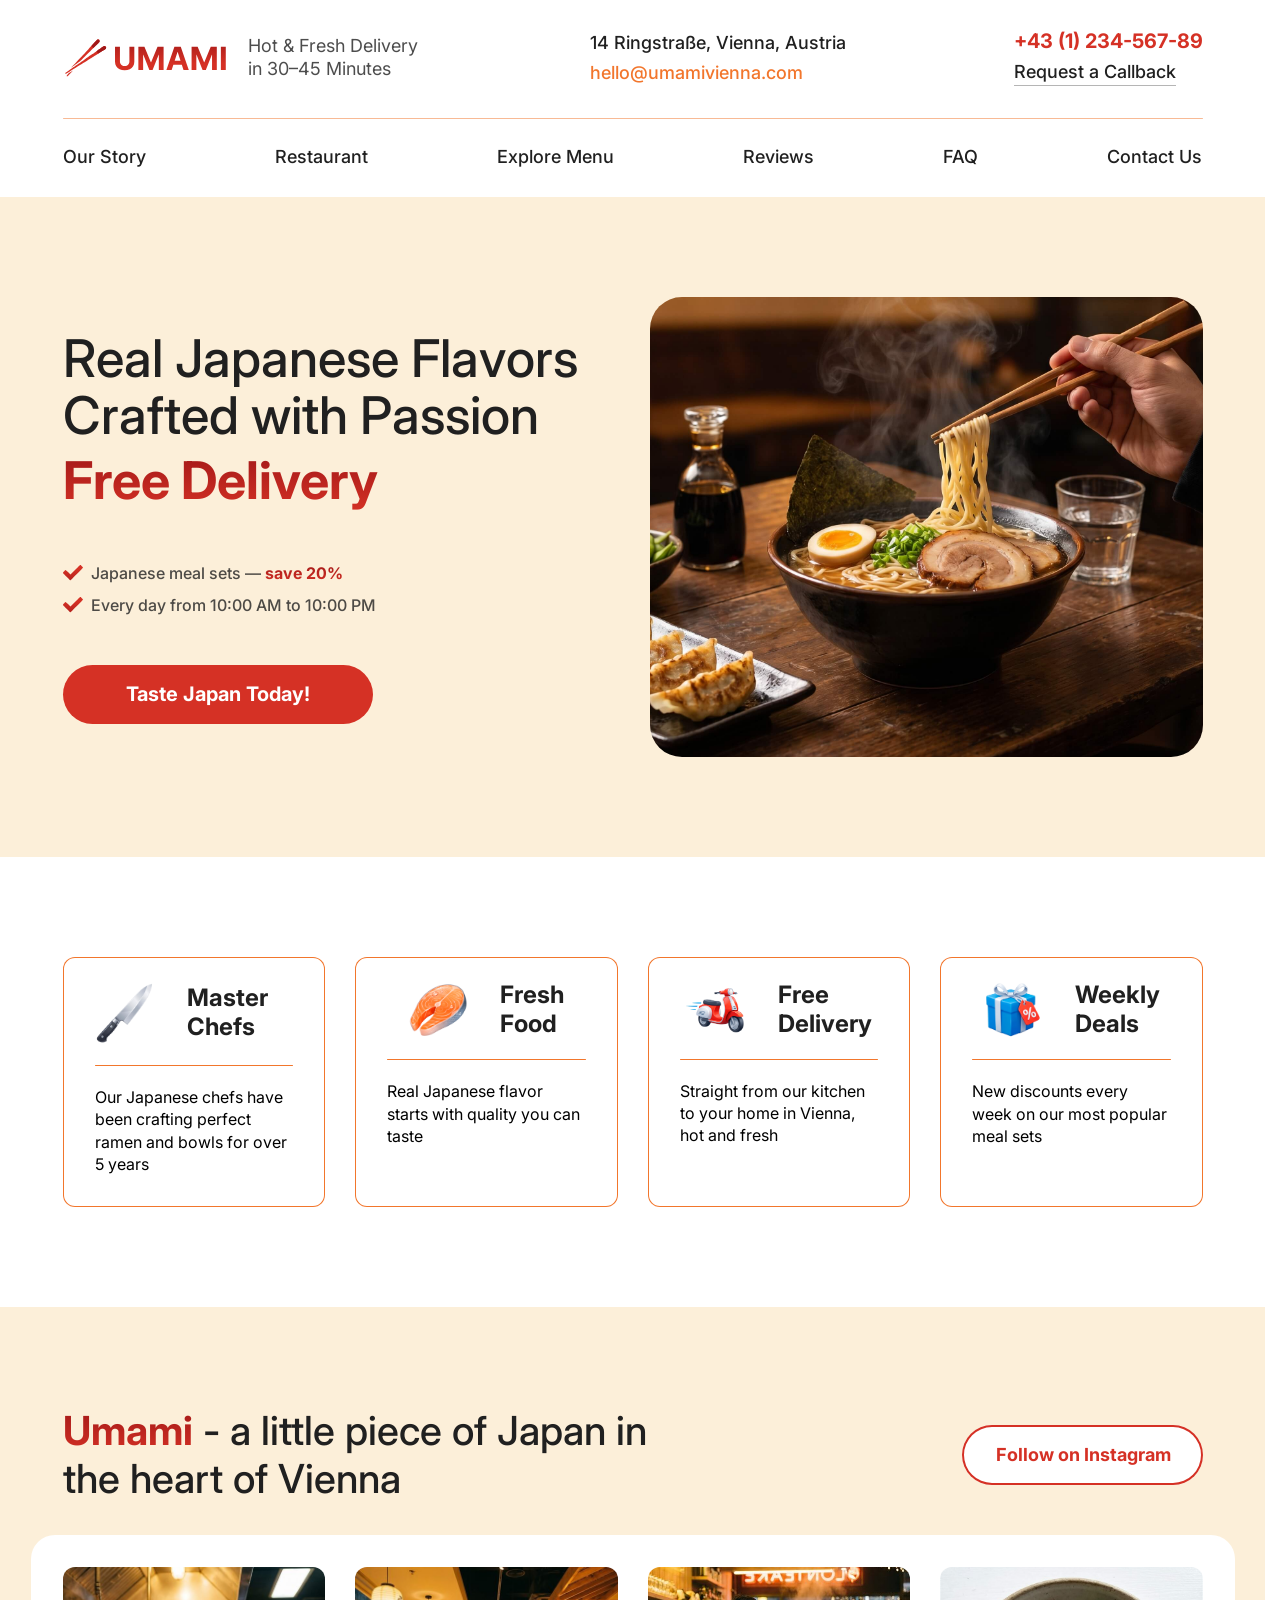
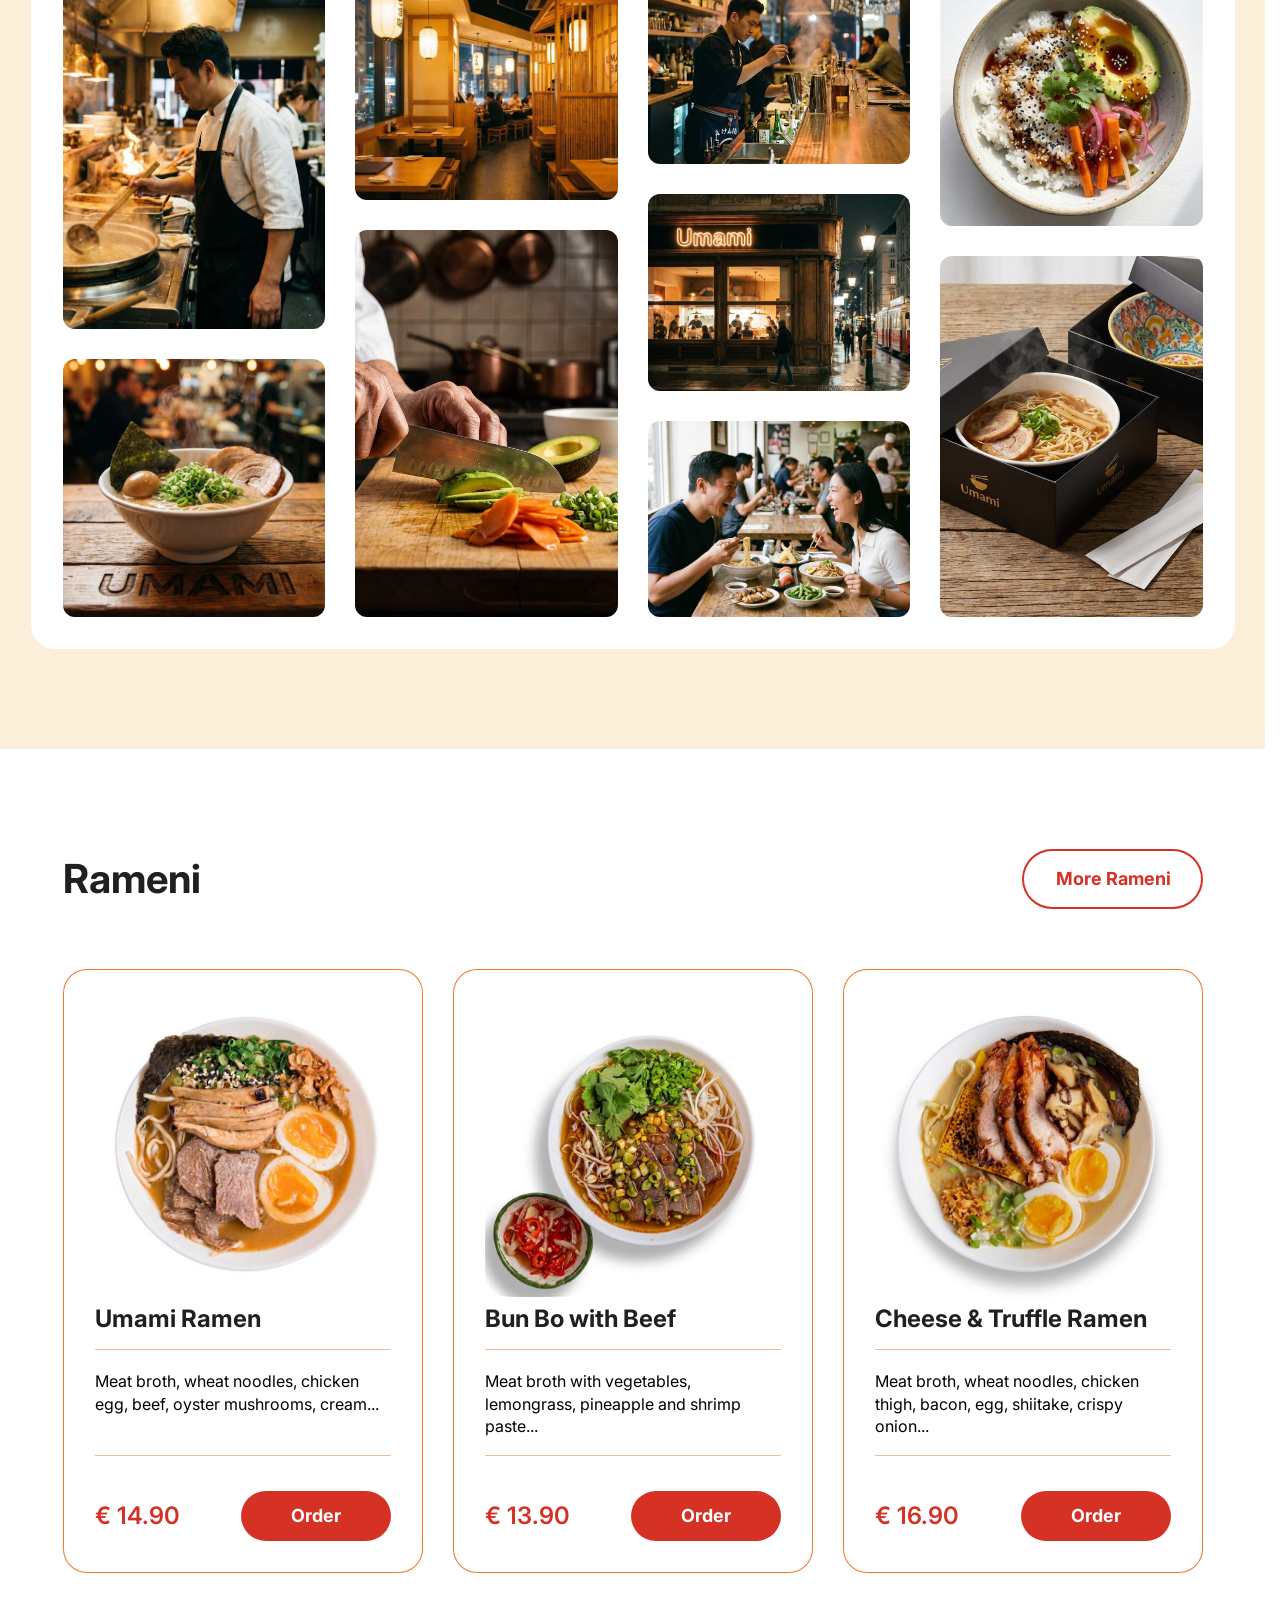
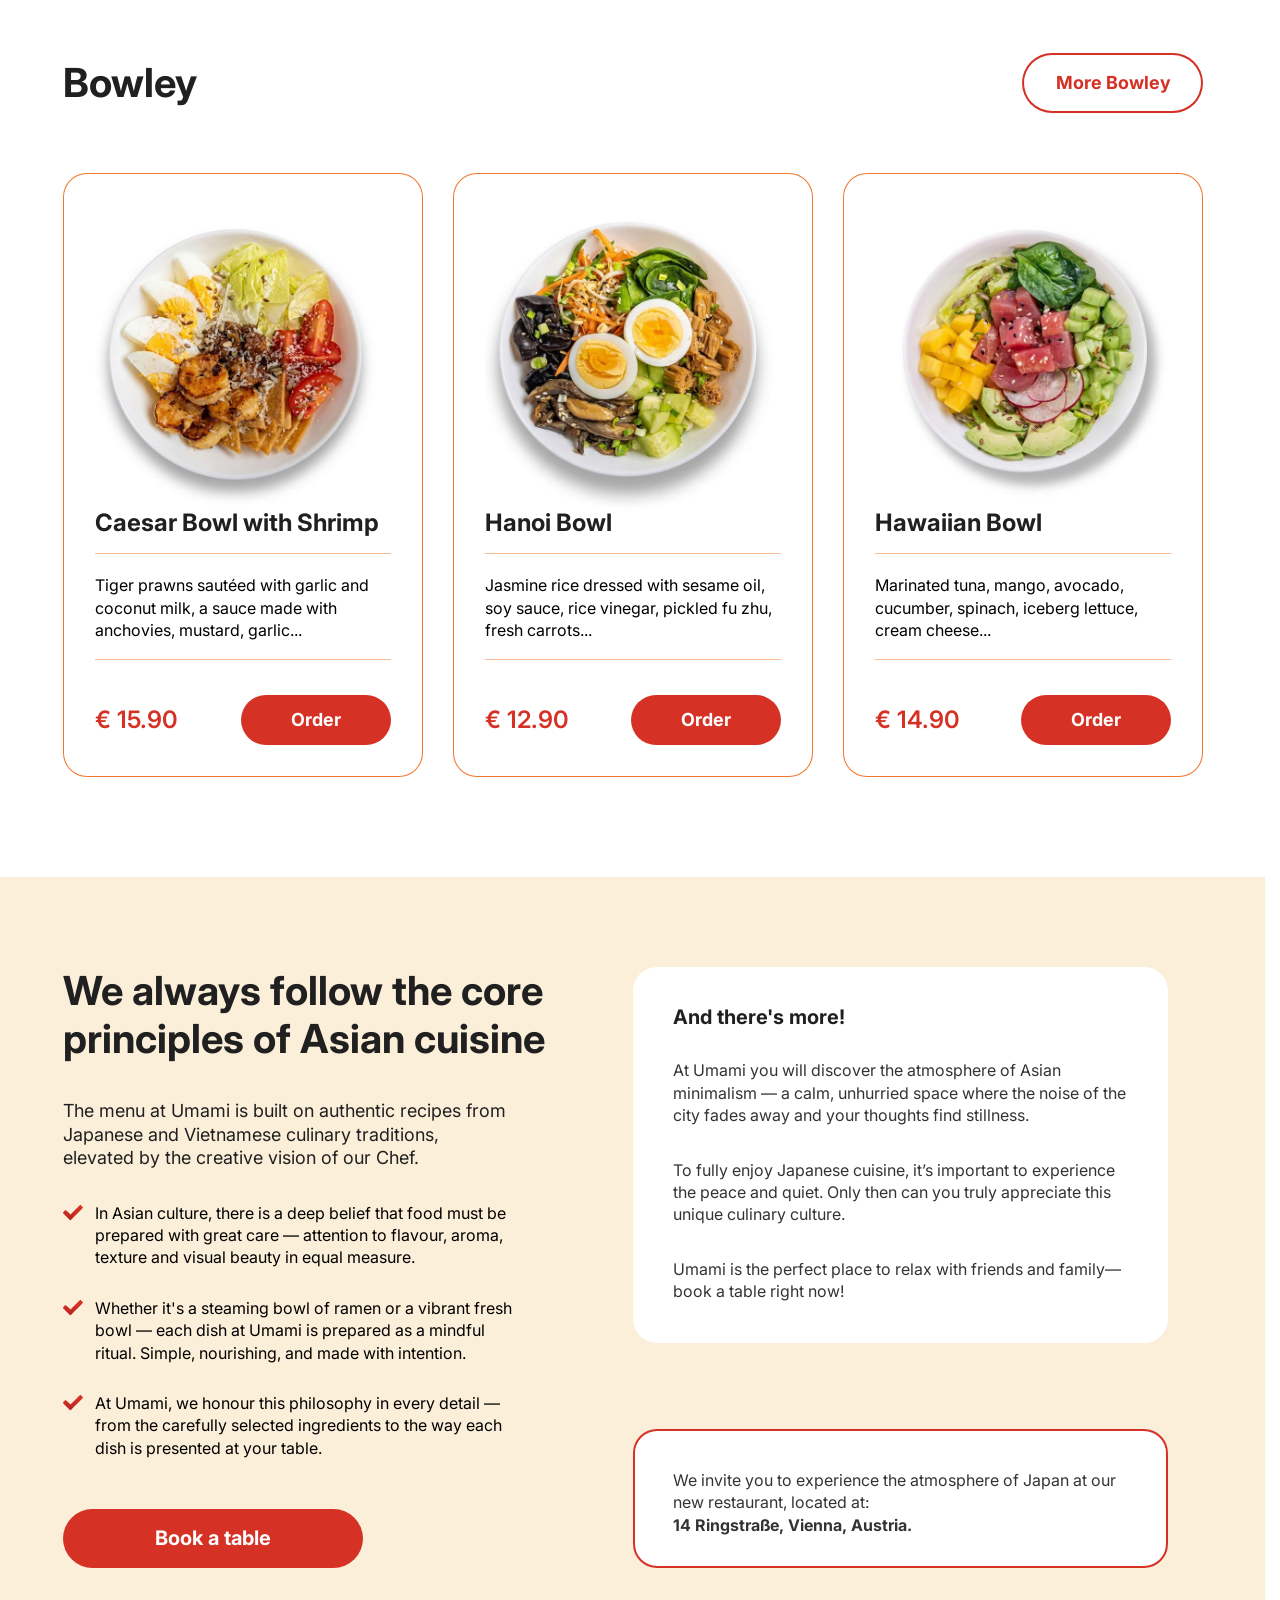
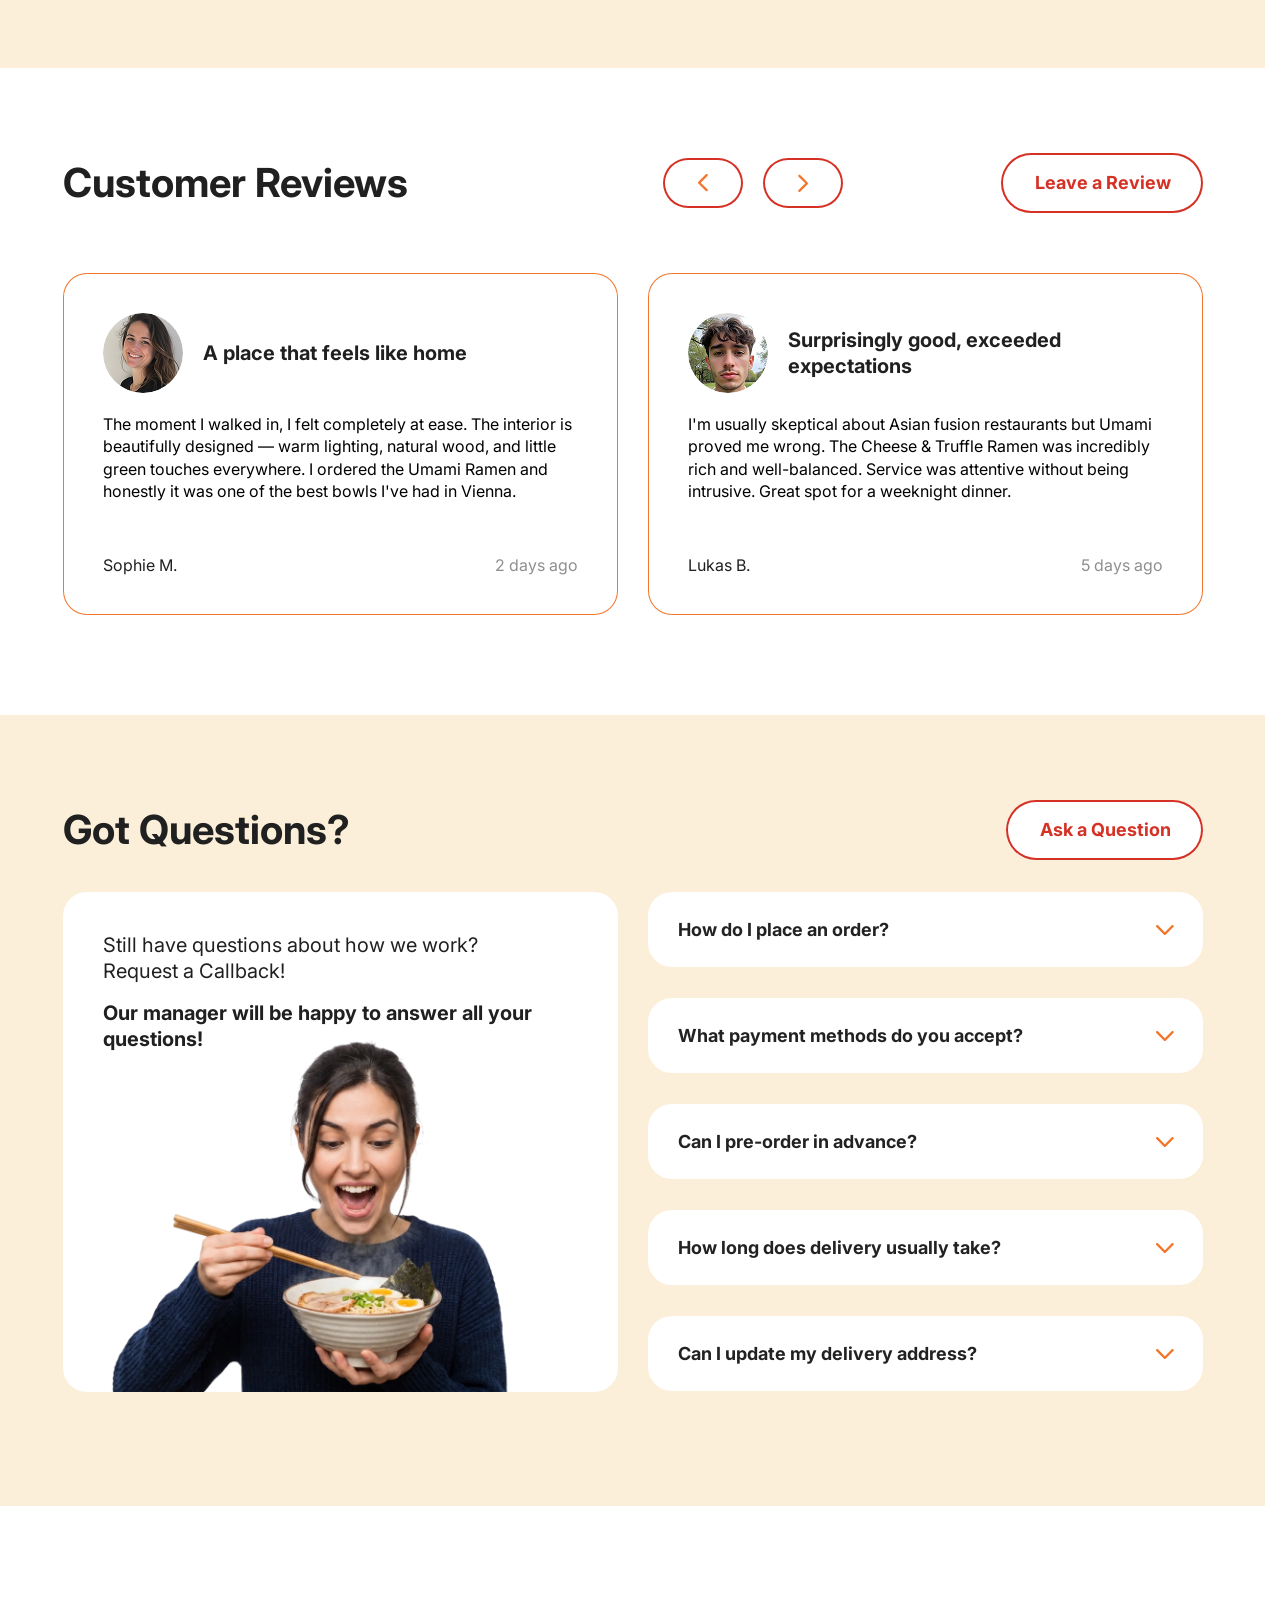
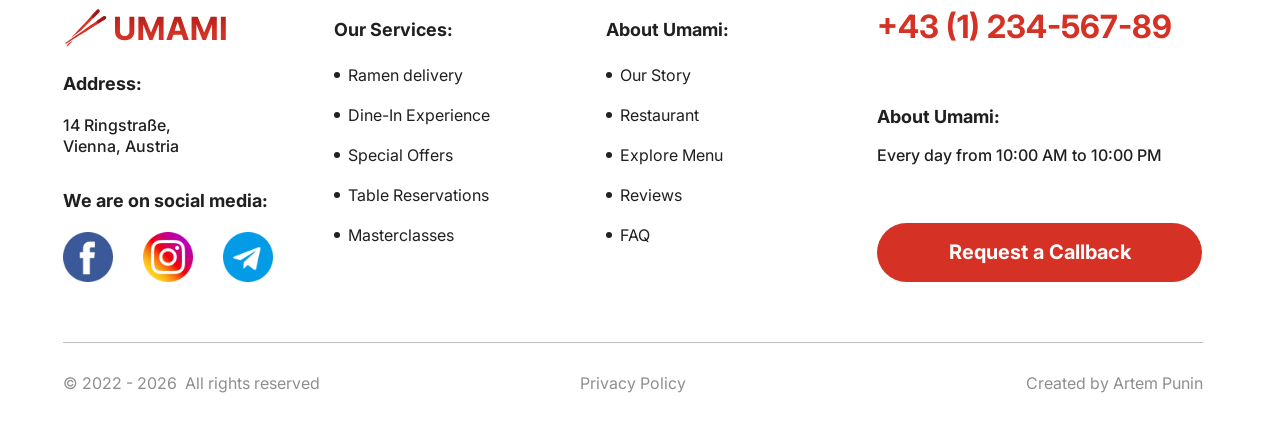
<file: index.html>
<!doctype html>

<html
    
    data-wf-page="69fc3031575b5c8753bc42da"
    
    
    lang="en"
>
    <!-- Added by HTTrack --><meta
        http-equiv="content-type"
        content="text/html;charset=utf-8"
    /><!-- /Added by HTTrack -->
    <head>
        <meta charset="utf-8" />
        <link href="https://cdn.prod.website-files.com/" rel="preconnect" crossorigin="anonymous" />
        <title>Authentic Japanese Ramen | Real Flavors Crafted with Passion | Umami</title>
        <meta
            content="Experience the true taste of Japan with our authentic ramen dishes, crafted with passion from fresh ingredients. Order online or visit us for a one-of-a-kind dining experience."
            name="description"
        />
        <meta content="Authentic Japanese Ramen | Real Flavors Crafted with Passion | Umami" property="og:title" />
        <meta
            content="Experience the true taste of Japan with our authentic ramen dishes, crafted with passion from fresh ingredients. Order online or visit us for a one-of-a-kind dining experience."
            property="og:description"
        />
        <meta
            content="img/Main_1200x630.png"
            property="og:image"
        />
        <meta content="Authentic Japanese Ramen | Real Flavors Crafted with Passion | Umami" property="twitter:title" />
        <meta
            content="Experience the true taste of Japan with our authentic ramen dishes, crafted with passion from fresh ingredients. Order online or visit us for a one-of-a-kind dining experience."
            property="twitter:description"
        />
        <meta property="og:type" content="website" />
        <meta content="summary_large_image" name="twitter:card" />
        <meta content="width=device-width, initial-scale=1" name="viewport" />
        
        <link
            href="css/styles.css"
            rel="stylesheet"
            type="text/css"
            
        />
        <style>
            @media (min-width: 992px) {
                html.w-mod-js:not(.w-mod-ix) [data-w-id="9c7007e1-e9c8-11d7-4f74-e2f12efbea6a"] {
                    -webkit-transform: translate3d(560px, 0, 0) scale3d(1, 1, 1) rotateX(0) rotateY(0) rotateZ(0)
                        skew(0, 0);
                    -moz-transform: translate3d(560px, 0, 0) scale3d(1, 1, 1) rotateX(0) rotateY(0) rotateZ(0)
                        skew(0, 0);
                    -ms-transform: translate3d(560px, 0, 0) scale3d(1, 1, 1) rotateX(0) rotateY(0) rotateZ(0) skew(0, 0);
                    transform: translate3d(560px, 0, 0) scale3d(1, 1, 1) rotateX(0) rotateY(0) rotateZ(0) skew(0, 0);
                    opacity: 0;
                }
                html.w-mod-js:not(.w-mod-ix) [data-w-id="0f4c092a-a205-7a9b-461f-5fa61351d7f9"] {
                    -webkit-transform: translate3d(200px, 0, 0) scale3d(1, 1, 1) rotateX(0) rotateY(0) rotateZ(0)
                        skew(0, 0);
                    -moz-transform: translate3d(200px, 0, 0) scale3d(1, 1, 1) rotateX(0) rotateY(0) rotateZ(0)
                        skew(0, 0);
                    -ms-transform: translate3d(200px, 0, 0) scale3d(1, 1, 1) rotateX(0) rotateY(0) rotateZ(0) skew(0, 0);
                    transform: translate3d(200px, 0, 0) scale3d(1, 1, 1) rotateX(0) rotateY(0) rotateZ(0) skew(0, 0);
                    opacity: 0;
                }
                html.w-mod-js:not(.w-mod-ix) [data-w-id="2b2fbcde-3835-13ad-f18d-4475914be308"] {
                    -webkit-transform: translate3d(0, -20px, 0) scale3d(1, 1, 1) rotateX(0) rotateY(0) rotateZ(0)
                        skew(0, 0);
                    -moz-transform: translate3d(0, -20px, 0) scale3d(1, 1, 1) rotateX(0) rotateY(0) rotateZ(0)
                        skew(0, 0);
                    -ms-transform: translate3d(0, -20px, 0) scale3d(1, 1, 1) rotateX(0) rotateY(0) rotateZ(0) skew(0, 0);
                    transform: translate3d(0, -20px, 0) scale3d(1, 1, 1) rotateX(0) rotateY(0) rotateZ(0) skew(0, 0);
                    opacity: 0;
                }
                html.w-mod-js:not(.w-mod-ix) [data-w-id="2b4379b2-b2aa-3909-1880-accf31764738"] {
                    -webkit-transform: translate3d(0, -20px, 0) scale3d(1, 1, 1) rotateX(0) rotateY(0) rotateZ(0)
                        skew(0, 0);
                    -moz-transform: translate3d(0, -20px, 0) scale3d(1, 1, 1) rotateX(0) rotateY(0) rotateZ(0)
                        skew(0, 0);
                    -ms-transform: translate3d(0, -20px, 0) scale3d(1, 1, 1) rotateX(0) rotateY(0) rotateZ(0) skew(0, 0);
                    transform: translate3d(0, -20px, 0) scale3d(1, 1, 1) rotateX(0) rotateY(0) rotateZ(0) skew(0, 0);
                    opacity: 0;
                }
                html.w-mod-js:not(.w-mod-ix) [data-w-id="d8362740-d6fc-95ff-2015-16d7a994d4e1"] {
                    -webkit-transform: translate3d(0, -30px, 0) scale3d(1, 1, 1) rotateX(0) rotateY(0) rotateZ(0)
                        skew(0, 0);
                    -moz-transform: translate3d(0, -30px, 0) scale3d(1, 1, 1) rotateX(0) rotateY(0) rotateZ(0)
                        skew(0, 0);
                    -ms-transform: translate3d(0, -30px, 0) scale3d(1, 1, 1) rotateX(0) rotateY(0) rotateZ(0) skew(0, 0);
                    transform: translate3d(0, -30px, 0) scale3d(1, 1, 1) rotateX(0) rotateY(0) rotateZ(0) skew(0, 0);
                    display: none;
                    opacity: 0;
                }
                html.w-mod-js:not(.w-mod-ix) [data-w-id="36593231-ab1e-c122-f177-2dadfd8695c6"] {
                    -webkit-transform: translate3d(0px, -50px, 0) scale3d(1, 1, 1) rotateX(0) rotateY(0) rotateZ(0)
                        skew(0, 0);
                    -moz-transform: translate3d(0px, -50px, 0) scale3d(1, 1, 1) rotateX(0) rotateY(0) rotateZ(0)
                        skew(0, 0);
                    -ms-transform: translate3d(0px, -50px, 0) scale3d(1, 1, 1) rotateX(0) rotateY(0) rotateZ(0)
                        skew(0, 0);
                    transform: translate3d(0px, -50px, 0) scale3d(1, 1, 1) rotateX(0) rotateY(0) rotateZ(0) skew(0, 0);
                    opacity: 0;
                }
                html.w-mod-js:not(.w-mod-ix) [data-w-id="6f1156b1-d597-92d5-2b32-d18c42d1884b"] {
                    opacity: 0;
                    -webkit-transform: translate3d(0px, -50px, 0) scale3d(1, 1, 1) rotateX(0) rotateY(0) rotateZ(0)
                        skew(0, 0);
                    -moz-transform: translate3d(0px, -50px, 0) scale3d(1, 1, 1) rotateX(0) rotateY(0) rotateZ(0)
                        skew(0, 0);
                    -ms-transform: translate3d(0px, -50px, 0) scale3d(1, 1, 1) rotateX(0) rotateY(0) rotateZ(0)
                        skew(0, 0);
                    transform: translate3d(0px, -50px, 0) scale3d(1, 1, 1) rotateX(0) rotateY(0) rotateZ(0) skew(0, 0);
                }
                html.w-mod-js:not(.w-mod-ix) [data-w-id="94418e22-6910-6ce6-b51c-068db207271e"] {
                    opacity: 0;
                    -webkit-transform: translate3d(0px, -50px, 0) scale3d(1, 1, 1) rotateX(0) rotateY(0) rotateZ(0)
                        skew(0, 0);
                    -moz-transform: translate3d(0px, -50px, 0) scale3d(1, 1, 1) rotateX(0) rotateY(0) rotateZ(0)
                        skew(0, 0);
                    -ms-transform: translate3d(0px, -50px, 0) scale3d(1, 1, 1) rotateX(0) rotateY(0) rotateZ(0)
                        skew(0, 0);
                    transform: translate3d(0px, -50px, 0) scale3d(1, 1, 1) rotateX(0) rotateY(0) rotateZ(0) skew(0, 0);
                }
                html.w-mod-js:not(.w-mod-ix) [data-w-id="41e471f8-83ea-b0a9-7db0-b61ade59abb0"] {
                    opacity: 0;
                    -webkit-transform: translate3d(0px, -50px, 0) scale3d(1, 1, 1) rotateX(0) rotateY(0) rotateZ(0)
                        skew(0, 0);
                    -moz-transform: translate3d(0px, -50px, 0) scale3d(1, 1, 1) rotateX(0) rotateY(0) rotateZ(0)
                        skew(0, 0);
                    -ms-transform: translate3d(0px, -50px, 0) scale3d(1, 1, 1) rotateX(0) rotateY(0) rotateZ(0)
                        skew(0, 0);
                    transform: translate3d(0px, -50px, 0) scale3d(1, 1, 1) rotateX(0) rotateY(0) rotateZ(0) skew(0, 0);
                }
                html.w-mod-js:not(.w-mod-ix) [data-w-id="88ffe216-85f4-cbe1-9c06-1541cbabd586"] {
                    -webkit-transform: translate3d(100px, 0, 0) scale3d(1, 1, 1) rotateX(0) rotateY(0) rotateZ(0)
                        skew(0, 0);
                    -moz-transform: translate3d(100px, 0, 0) scale3d(1, 1, 1) rotateX(0) rotateY(0) rotateZ(0)
                        skew(0, 0);
                    -ms-transform: translate3d(100px, 0, 0) scale3d(1, 1, 1) rotateX(0) rotateY(0) rotateZ(0) skew(0, 0);
                    transform: translate3d(100px, 0, 0) scale3d(1, 1, 1) rotateX(0) rotateY(0) rotateZ(0) skew(0, 0);
                    opacity: 0;
                }
                html.w-mod-js:not(.w-mod-ix) [data-w-id="b1c84b12-1f90-b30d-32db-733bcf82c495"] {
                    -webkit-transform: translate3d(0px, 50px, 0) scale3d(1, 1, 1) rotateX(0) rotateY(0) rotateZ(0)
                        skew(0, 0);
                    -moz-transform: translate3d(0px, 50px, 0) scale3d(1, 1, 1) rotateX(0) rotateY(0) rotateZ(0)
                        skew(0, 0);
                    -ms-transform: translate3d(0px, 50px, 0) scale3d(1, 1, 1) rotateX(0) rotateY(0) rotateZ(0)
                        skew(0, 0);
                    transform: translate3d(0px, 50px, 0) scale3d(1, 1, 1) rotateX(0) rotateY(0) rotateZ(0) skew(0, 0);
                    opacity: 0;
                }
            }
        </style>
        <link href="css/enhancements.css" rel="stylesheet" />
        <script src="js/motion-boot.js"></script>
        <link href="https://fonts.googleapis.com/" rel="preconnect" />
        <link href="https://fonts.gstatic.com/" rel="preconnect" crossorigin="anonymous" />
        <script src="js/webfont.js" type="text/javascript"></script>
        <script type="text/javascript">
            WebFont.load({ google: { families: ["Inter:300,400,500,600,700"] } });
        </script>
        <script type="text/javascript">
            !(function (o, c) {
                var n = c.documentElement,
                    t = " w-mod-";
                (n.className += t + "js"),
                    ("ontouchstart" in o || (o.DocumentTouch && c instanceof DocumentTouch)) &&
                        (n.className += t + "touch");
            })(window, document);
        </script>
        <link
            href="img/Logo_256x256.png"
            rel="icon"
            type="image/png"
            sizes="32x32"
            media="(prefers-color-scheme: light)"
        />
        <link
            href="img/Logo_256x256.png"
            rel="icon"
            type="image/png"
            sizes="32x32"
            media="(prefers-color-scheme: dark)"
        />
        <link
            href="img/Logo_256x256.png"
            rel="icon"
            type="image/png"
            sizes="48x48"
        />
        <link
            href="img/Logo_256x256.png"
            rel="apple-touch-icon"
            sizes="180x180"
        />
        <link
            href="img/Logo_256x256.png"
            rel="icon"
            type="image/png"
            sizes="192x192"
        />
        <link
            href="img/Logo_256x256.png"
            rel="icon"
            type="image/png"
            sizes="512x512"
        />
        <style type="text/css">
            .w-webflow-badge {
                display: none !important;
            }
        </style>
    </head>
    <body class="body">
        
        <div class="all_site">
            <div style="display: none" class="bg_form"></div>
            <div
                style="
                    opacity: 0;
                    -webkit-transform: translate3d(0, -50px, 0) scale3d(1, 1, 1) rotateX(0) rotateY(0) rotateZ(0)
                        skew(0, 0);
                    -moz-transform: translate3d(0, -50px, 0) scale3d(1, 1, 1) rotateX(0) rotateY(0) rotateZ(0)
                        skew(0, 0);
                    -ms-transform: translate3d(0, -50px, 0) scale3d(1, 1, 1) rotateX(0) rotateY(0) rotateZ(0) skew(0, 0);
                    transform: translate3d(0, -50px, 0) scale3d(1, 1, 1) rotateX(0) rotateY(0) rotateZ(0) skew(0, 0);
                    display: none;
                "
                class="form_pop_up"
                id="callback-dialog"
                role="dialog"
                aria-modal="true"
                aria-labelledby="callback-title"
                aria-hidden="true"
            >
                <a data-w-id="6909d130-6e6f-d12d-03d5-25303dd4e500" href="#" class="close_form w-inline-block" aria-label="Close dialog"
                    ><div class="line_1_form"></div>
                    <div class="line_2_form"></div
                ></a>
                <div class="title_form" id="callback-title">Request a callback</div>
                <div class="w-form">
                    <form
                        id="email-form"
                        name="email-form"
                        data-name="Email Form"
                        redirect="Ok"
                        data-redirect="Ok"
                        action="mail.php"
                        method="post"
                        class="form"
                        data-wf-page-id="69fc3031575b5c8753bc42da"
                        data-wf-element-id="567f24d2-72e8-f822-9cca-4216fe0a8a1d"
                    >
                        <label for="Phone-number" class="sr-only">Phone number</label>
                        <input
                            class="text-field w-input"
                            maxlength="256"
                            name="Phone-number"
                            data-name="Phone number"
                            placeholder="Phone number"
                            type="tel"
                            autocomplete="tel"
                            id="Phone-number"
                            required=""
                        /><input
                            type="submit"
                            data-wait="Please wait..."
                            class="btn_form w-button"
                            value="Call me back"
                        />
                        <div class="text_form">Or give us a call</div>
                        <a href="tel:43123456789" class="phone_form">+43 (1) 234-567-89</a>
                    </form>
                    
                </div>
            </div>
            <section class="header">
                <div class="container">
                    <header class="header_items_all">
                        <div id="w-node-_72ac216f-a0bf-b9a3-7892-6476ebfeeca8-53bc42da" class="logo_text_header">
                            <a href="index.html" aria-current="page" class="logo_link w-inline-block w--current"
                                ><img
                                    src="img/Logotype.svg"
                                    loading="lazy"
                                    id="Main"
                                    alt=""
                                    class="logotype"
                            /></a>
                            <div class="text_logo">Hot &amp; Fresh Delivery in 30–45 Minutes</div>
                        </div>
                        <div id="w-node-c4e2e40c-87e7-3188-3194-692a12b87d69-53bc42da" class="address-email_header">
                            <div class="address_header">14 Ringstraße, Vienna, Austria</div>
                            <a
                                href="mailto:hello@umamivienna.com?subject=You&#x27;ve%20got%20an%20email"
                                class="email_header"
                                >hello@umamivienna.com</a
                            >
                        </div>
                        <div id="w-node-_3085b5a2-9a59-672d-6ff1-9b0c57a22384-53bc42da" class="phone-btn_header">
                            <a href="tel:43123456789" class="phone_header">+43 (1) 234-567-89</a
                            ><a data-w-id="3085b5a2-9a59-672d-6ff1-9b0c57a22387" href="#" class="btn_header"
                                >Request a Callback</a
                            >
                        </div>
                    </header>
                    <div class="line_orange"></div>
                </div>
            </section>
            <nav class="nav_menu">
                <div class="container flex_nav">
                    <a href="#Our_story" class="nav_menu_item-line w-inline-block"
                        ><div class="nav_menu_item">Our Story</div>
                        <div class="line_menu"></div></a
                    ><a href="#Restaurant" class="nav_menu_item-line w-inline-block"
                        ><div class="nav_menu_item">Restaurant</div>
                        <div class="line_menu"></div></a
                    ><a href="#Menu" class="nav_menu_item-line w-inline-block"
                        ><div class="nav_menu_item">Explore Menu</div>
                        <div class="line_menu"></div></a
                    ><a href="#Review" class="nav_menu_item-line w-inline-block"
                        ><div class="nav_menu_item">Reviews</div>
                        <div class="line_menu"></div></a
                    ><a href="#FAQ" class="nav_menu_item-line w-inline-block"
                        ><div class="nav_menu_item">FAQ</div>
                        <div class="line_menu"></div></a
                    ><a href="#Contacts" class="nav_menu_item-line w-inline-block"
                        ><div class="nav_menu_item">Contact Us</div>
                        <div class="line_menu"></div
                    ></a>
                </div>
            </nav>
            <nav class="nav_menu_mobile">
                <div
                    style="
                        display: none;
                        opacity: 0;
                        -webkit-transform: translate3d(0, 50px, 0) scale3d(1, 1, 1) rotateX(0) rotateY(0) rotateZ(0)
                            skew(0, 0);
                        -moz-transform: translate3d(0, 50px, 0) scale3d(1, 1, 1) rotateX(0) rotateY(0) rotateZ(0)
                            skew(0, 0);
                        -ms-transform: translate3d(0, 50px, 0) scale3d(1, 1, 1) rotateX(0) rotateY(0) rotateZ(0)
                            skew(0, 0);
                        transform: translate3d(0, 50px, 0) scale3d(1, 1, 1) rotateX(0) rotateY(0) rotateZ(0) skew(0, 0);
                    "
                    class="container flex_nav"
                    id="mobile-navigation"
                >
                    <a href="#Our_story" class="nav_menu_item-line w-inline-block"
                        ><div class="nav_menu_item">Our Story</div>
                        <div class="line_menu"></div></a
                    ><a href="#Contacts" class="nav_menu_item-line w-inline-block"
                        ><div class="nav_menu_item">Contact Us</div>
                        <div class="line_menu"></div></a
                    ><a href="#Restaurant" class="nav_menu_item-line w-inline-block"
                        ><div class="nav_menu_item">Restaurant</div>
                        <div class="line_menu"></div></a
                    ><a href="#Menu" class="nav_menu_item-line w-inline-block"
                        ><div class="nav_menu_item">Explore Menu</div>
                        <div class="line_menu"></div></a
                    ><a href="#FAQ" class="nav_menu_item-line w-inline-block"
                        ><div class="nav_menu_item">FAQ</div>
                        <div class="line_menu"></div></a
                    ><a href="#Review" class="nav_menu_item-line w-inline-block"
                        ><div class="nav_menu_item">Reviews</div>
                        <div class="line_menu"></div
                    ></a>
                </div>
                <button type="button" data-w-id="ee1eb541-db3f-04b8-1c56-cd5a9dcde36b" class="menu_burger" aria-label="Open navigation" aria-expanded="false" aria-controls="mobile-navigation">
                    <div class="line_burger"></div>
                    <div class="line_burger"></div>
                    <div class="line_burger"></div>
                </button>
            </nav>
            <main class="section_1">
                <div class="container left-right_1">
                    <div class="left_1">
                        <div class="h1_wrapped">
                            <h1 class="h1">Real Japanese Flavors<br />Crafted with Passion</h1>
                        </div>
                        <div data-w-id="0f4c092a-a205-7a9b-461f-5fa61351d7f9" class="text_title_1">Free Delivery</div>
                        <div class="benefits_all_1">
                            <div data-w-id="2b2fbcde-3835-13ad-f18d-4475914be308" class="icon_benefit_1">
                                <img
                                    src="img/Icon.svg"
                                    loading="lazy"
                                    alt=""
                                    class="icon_1"
                                />
                                <div class="text_benefit_1">
                                    Japanese meal sets — <span class="sale_1">save 20%</span>
                                </div>
                            </div>
                            <div data-w-id="2b4379b2-b2aa-3909-1880-accf31764738" class="icon_benefit_1">
                                <img
                                    src="img/Icon.svg"
                                    loading="lazy"
                                    alt=""
                                    class="icon_1"
                                />
                                <div class="text_benefit_1">Every day from 10:00 AM to 10:00 PM</div>
                            </div>
                        </div>
                        <a data-w-id="d8362740-d6fc-95ff-2015-16d7a994d4e1" href="#" class="btn_1 w-button"
                            >Taste Japan Today!</a
                        >
                    </div>
                    <div class="right_1">
                        <img
                            src="img/1_1.jpg"
                            loading="eager"
                            fetchpriority="high"
                            width="2048"
                            height="2048"
                            data-w-id="9c7007e1-e9c8-11d7-4f74-e2f12efbea6a"
                            alt="Steaming ramen with noodles lifted by chopsticks"
                            class="image"
                        />
                    </div>
                </div>
            </main>
            <section class="section_2">
                <div class="container">
                    <div class="benefits_all_2">
                        <div data-w-id="36593231-ab1e-c122-f177-2dadfd8695c6" class="card_2_wrapped">
                            <div class="logo-title_2">
                                <img
                                    src="img/2_1.png"
                                    loading="lazy"
                                    alt=""
                                    class="icon_2"
                                />
                                <div class="text-block-2">Master Chefs</div>
                            </div>
                            <div class="line_2"></div>
                            <p class="paragraph">
                                Our Japanese chefs have been crafting perfect ramen and bowls for over 5 years
                            </p>
                        </div>
                        <div data-w-id="6f1156b1-d597-92d5-2b32-d18c42d1884b" class="card_2_wrapped_2">
                            <div class="logo-title_2">
                                <img
                                    src="img/2_2.png"
                                    loading="lazy"
                                    alt=""
                                    class="icon_2"
                                />
                                <div class="text-block-2">Fresh<br />Food</div>
                            </div>
                            <div class="line_2"></div>
                            <p class="paragraph">Real Japanese flavor starts with quality you can taste</p>
                        </div>
                        <div data-w-id="94418e22-6910-6ce6-b51c-068db207271e" class="card_2_wrapped_3">
                            <div class="logo-title_2">
                                <img
                                    src="img/2_3.png"
                                    loading="lazy"
                                    alt=""
                                    class="icon_2"
                                />
                                <div class="text-block-2">Free<br />Delivery</div>
                            </div>
                            <div class="line_2"></div>
                            <p class="paragraph">Straight from our kitchen to your home in Vienna, hot and fresh</p>
                        </div>
                        <div data-w-id="41e471f8-83ea-b0a9-7db0-b61ade59abb0" class="card_2_wrapped_4">
                            <div class="logo-title_2">
                                <img
                                    src="img/2_4.png"
                                    loading="lazy"
                                    alt=""
                                    class="icon_2"
                                />
                                <div class="text-block-2">Weekly<br />Deals</div>
                            </div>
                            <div class="line_2"></div>
                            <p class="paragraph">New discounts every week on our most popular meal sets</p>
                        </div>
                    </div>
                </div>
            </section>
            <section id="Restaurant" class="section_3">
                <div class="container">
                    <div class="title-btn_3">
                        <h2 class="h2">
                            <span class="text_3">Umami</span> - a little piece of Japan in the heart of Vienna
                        </h2>
                        <a href="#" class="btn_3_1 w-button">Follow on Instagram</a>
                    </div>
                    <div class="white_bg_3">
                        <div class="w-layout-grid grid_3">
                            <div class="pictures_wrapped_3_1">
                                <a href="#" class="lightbox_3 w-inline-block w-lightbox"
                                    ><div class="text_-_3">+</div>
                                    <img
                                        src="img/previews/3_1.jpg"
                                        srcset="img/previews/3_1.jpg 768w, img/3_1.jpg 2048w"
                                        sizes="(max-width: 767px) 85vw, (max-width: 1139px) 45vw, 260px"
                                        width="2048" height="2048"
                                        loading="lazy"
                                        alt=""
                                        class="image_3"
                                    />
                                    <script type="application/json" class="w-json">
                                        {
                                            "items": [
                                                {
                                                    "_id": "69fc30c564dc172ed732b844",
                                                    "origFileName": "3_1.jpg",
                                                    "fileName": "3_1.jpg",
                                                    "fileSize": 271297,
                                                    "height": 2048,
                                                    "url": "img/3_1.jpg",
                                                    "width": 2048,
                                                    "type": "image"
                                                }
                                            ],
                                            "group": "All_image_3"
                                        }
                                    </script></a
                                ><a href="#" class="lightbox_3 w-inline-block w-lightbox"
                                    ><img
                                        src="img/previews/3_4.jpg"
                                        srcset="img/previews/3_4.jpg 768w, img/3_4.jpg 2048w"
                                        sizes="(max-width: 767px) 85vw, (max-width: 1139px) 45vw, 260px"
                                        width="2048" height="2048"
                                        loading="lazy"
                                        alt=""
                                        class="image_3_2"
                                    />
                                    <div class="text_-_3">+</div>
                                    <script type="application/json" class="w-json">
                                        {
                                            "items": [{"url": "img/3_4.jpg", "type": "image", "width": 2048, "height": 2048}],
                                            "group": "All_image_3"
                                        }
                                    </script></a
                                >
                            </div>
                            <div class="pictures_wrapped_3_2">
                                <a href="#" class="lightbox_3 w-inline-block w-lightbox"
                                    ><img
                                        src="img/previews/3_3.jpg"
                                        srcset="img/previews/3_3.jpg 768w, img/3_3.jpg 2048w"
                                        sizes="(max-width: 767px) 85vw, (max-width: 1139px) 45vw, 260px"
                                        width="2048" height="2048"
                                        loading="lazy"
                                        alt=""
                                        class="image_3_3"
                                    />
                                    <div class="text_-_3">+</div>
                                    <script type="application/json" class="w-json">
                                        {
                                            "items": [{"url": "img/3_3.jpg", "type": "image", "width": 2048, "height": 2048}],
                                            "group": "All_image_3"
                                        }
                                    </script></a
                                ><a href="#" class="lightbox_3 w-inline-block w-lightbox"
                                    ><img
                                        src="img/previews/3_5.jpg"
                                        srcset="img/previews/3_5.jpg 768w, img/3_5.jpg 2048w"
                                        sizes="(max-width: 767px) 85vw, (max-width: 1139px) 45vw, 260px"
                                        width="2048" height="2048"
                                        loading="lazy"
                                        alt=""
                                        class="image_3"
                                    />
                                    <div class="text_-_3">+</div>
                                    <script type="application/json" class="w-json">
                                        {
                                            "items": [{"url": "img/3_5.jpg", "type": "image", "width": 2048, "height": 2048}],
                                            "group": "All_image_3"
                                        }
                                    </script></a
                                >
                            </div>
                            <div class="pictures_wrapped_3_3">
                                <a href="#" class="lightbox_3 w-inline-block w-lightbox"
                                    ><img
                                        src="img/previews/3_8.jpg"
                                        srcset="img/previews/3_8.jpg 768w, img/3_8.jpg 2048w"
                                        sizes="(max-width: 767px) 85vw, (max-width: 1139px) 45vw, 260px"
                                        width="2048" height="2048"
                                        loading="lazy"
                                        alt=""
                                        class="image_3_5"
                                    />
                                    <div class="text_-_3">+</div>
                                    <script type="application/json" class="w-json">
                                        {
                                            "items": [{"url": "img/3_8.jpg", "type": "image", "width": 2048, "height": 2048}],
                                            "group": "All_image_3"
                                        }
                                    </script></a
                                ><a href="#" class="lightbox_3 w-inline-block w-lightbox"
                                    ><img
                                        src="img/previews/3_7.jpg"
                                        srcset="img/previews/3_7.jpg 768w, img/3_7.jpg 2048w"
                                        sizes="(max-width: 767px) 85vw, (max-width: 1139px) 45vw, 260px"
                                        width="2048" height="2048"
                                        loading="lazy"
                                        alt=""
                                        class="image_3_6"
                                    />
                                    <div class="text_-_3">+</div>
                                    <script type="application/json" class="w-json">
                                        {
                                            "items": [{"url": "img/3_7.jpg", "type": "image", "width": 2048, "height": 2048}],
                                            "group": "All_image_3"
                                        }
                                    </script></a
                                ><a href="#" class="lightbox_3 w-inline-block w-lightbox"
                                    ><img
                                        src="img/previews/3_6.jpg"
                                        srcset="img/previews/3_6.jpg 768w, img/3_6.jpg 2048w"
                                        sizes="(max-width: 767px) 85vw, (max-width: 1139px) 45vw, 260px"
                                        width="2048" height="2048"
                                        loading="lazy"
                                        alt=""
                                        class="image_3_7"
                                    />
                                    <div class="text_-_3">+</div>
                                    <script type="application/json" class="w-json">
                                        {
                                            "items": [{"url": "img/3_6.jpg", "type": "image", "width": 2048, "height": 2048}],
                                            "group": "All_image_3"
                                        }
                                    </script></a
                                >
                            </div>
                            <div class="pictures_wrapped_3_4">
                                <a href="#" class="lightbox_3 w-inline-block w-lightbox"
                                    ><img
                                        src="img/previews/3_2.jpg"
                                        srcset="img/previews/3_2.jpg 768w, img/3_2.jpg 2048w"
                                        sizes="(max-width: 767px) 85vw, (max-width: 1139px) 45vw, 260px"
                                        width="2048" height="2048"
                                        loading="lazy"
                                        alt=""
                                        class="image_3"
                                    />
                                    <div class="text_-_3">+</div>
                                    <script type="application/json" class="w-json">
                                        {
                                            "items": [{"url": "img/3_2.jpg", "type": "image", "width": 2048, "height": 2048}],
                                            "group": "All_image_3"
                                        }
                                    </script></a
                                ><a href="#" class="lightbox_3 w-inline-block w-lightbox"
                                    ><img
                                        src="img/previews/3_9.jpg"
                                        srcset="img/previews/3_9.jpg 768w, img/3_9.jpg 2048w"
                                        sizes="(max-width: 767px) 85vw, (max-width: 1139px) 45vw, 260px"
                                        width="2048" height="2048"
                                        loading="lazy"
                                        alt=""
                                        class="image_3_2"
                                    />
                                    <div class="text_-_3">+</div>
                                    <script type="application/json" class="w-json">
                                        {
                                            "items": [{"url": "img/3_9.jpg", "type": "image", "width": 2048, "height": 2048}],
                                            "group": "All_image_3"
                                        }
                                    </script></a
                                >
                            </div>
                        </div>
                    </div>
                    <a href="#" class="btn_3_mobile w-button">Follow on Instagram</a>
                </div>
            </section>
            <section id="Menu" class="section_4 w-node-acc4f41e-afaf-8508-9893-6cfb2c279621-53bc42da">
                <div class="container">
                    <div class="title-btn_4">
                        <h2 class="h2 bold">Rameni</h2>
                        <a href="rameni.html" class="btn_3 w-button">More Rameni</a>
                    </div>
                    <div class="cards_4_all">
                        <div class="cards_4_wrapped">
                            <div class="image_4_wrapped">
                                <img
                                    src="img/previews/4_1.jpg" width="2048" height="2048"
                                    loading="lazy"
                                    alt=""
                                    class="image_4"
                                />
                            </div>
                            <div class="title_4">Umami Ramen</div>
                            <div class="line_4"></div>
                            <p class="paragraph padding_20">
                                Meat broth, wheat noodles, chicken egg, beef, oyster mushrooms, cream...
                            </p>
                            <div class="line_4 last"></div>
                            <div class="price-btn_4">
                                <div class="price_4">€ 14.90</div>
                                <a href="#" class="btn_order w-button">Order</a>
                            </div>
                        </div>
                        <div class="cards_4_wrapped">
                            <div class="image_4_wrapped">
                                <img
                                    src="img/previews/4_2.jpg" width="2048" height="2048"
                                    loading="lazy"
                                    alt=""
                                    class="image_4_2"
                                />
                            </div>
                            <div class="title_4">Bun Bo with Beef</div>
                            <div class="line_4"></div>
                            <p class="paragraph padding_20">
                                Meat broth with vegetables, lemongrass, pineapple and shrimp paste...
                            </p>
                            <div class="line_4 last"></div>
                            <div class="price-btn_4">
                                <div class="price_4">€ 13.90</div>
                                <a href="#" class="btn_order w-button">Order</a>
                            </div>
                        </div>
                        <div class="cards_4_wrapped">
                            <div class="image_4_wrapped">
                                <img
                                    src="img/previews/4_3.jpg" width="2048" height="2048"
                                    loading="lazy"
                                    alt=""
                                    class="image_4_3"
                                />
                            </div>
                            <div class="title_4">Cheese &amp; Truffle Ramen</div>
                            <div class="line_4"></div>
                            <p class="paragraph padding_20">
                                Meat broth, wheat noodles, chicken thigh, bacon, egg, shiitake, crispy onion...
                            </p>
                            <div class="line_4 last"></div>
                            <div class="price-btn_4">
                                <div class="price_4">€ 16.90</div>
                                <a href="#" class="btn_order w-button">Order</a>
                            </div>
                        </div>
                        <a href="rameni.html" class="btn_3_mobile w-button">More Rameni</a>
                    </div>
                    <div class="title-btn_4 padding_up">
                        <h2 class="h2 bold">Bowley</h2>
                        <a href="bowley.html" class="btn_3 w-button">More Bowley</a>
                    </div>
                    <div class="cards_4_all">
                        <div class="cards_4_wrapped">
                            <div class="image_4_wrapped">
                                <img
                                    src="img/previews/4_7.jpg" width="2048" height="2048"
                                    loading="lazy"
                                    alt=""
                                    class="image_4"
                                />
                            </div>
                            <div class="title_4_1">Caesar Bowl with Shrimp</div>
                            <div class="line_4"></div>
                            <p class="paragraph padding_20">
                                Tiger prawns sautéed with garlic and coconut milk, a sauce made with anchovies, mustard,
                                garlic...
                            </p>
                            <div class="line_4 last"></div>
                            <div class="price-btn_4">
                                <div class="price_4">€ 15.90</div>
                                <a href="#" class="btn_order w-button">Order</a>
                            </div>
                        </div>
                        <div class="cards_4_wrapped">
                            <div class="image_4_wrapped">
                                <img
                                    src="img/previews/4_8.jpg" width="2048" height="2048"
                                    loading="lazy"
                                    alt=""
                                    class="image_4"
                                />
                            </div>
                            <div class="title_4">Hanoi Bowl</div>
                            <div class="line_4"></div>
                            <p class="paragraph padding_20">
                                Jasmine rice dressed with sesame oil, soy sauce, rice vinegar, pickled fu zhu, fresh
                                carrots...
                            </p>
                            <div class="line_4 last"></div>
                            <div class="price-btn_4">
                                <div class="price_4">€ 12.90</div>
                                <a href="#" class="btn_order w-button">Order</a>
                            </div>
                        </div>
                        <div class="cards_4_wrapped">
                            <div class="image_4_wrapped">
                                <img
                                    src="img/previews/4_9.jpg" width="2048" height="2048"
                                    loading="lazy"
                                    alt=""
                                    class="image_4"
                                />
                            </div>
                            <div class="title_4">Hawaiian Bowl</div>
                            <div class="line_4"></div>
                            <p class="paragraph padding_20">
                                Marinated tuna, mango, avocado, cucumber, spinach, iceberg lettuce, cream cheese...
                            </p>
                            <div class="line_4 last"></div>
                            <div class="price-btn_4">
                                <div class="price_4">€ 14.90</div>
                                <a href="#" class="btn_order w-button">Order</a>
                            </div>
                        </div>
                        <a href="bowley.html" class="btn_3_mobile padding_0 w-button">More Bowley</a>
                    </div>
                </div>
            </section>
            <section id="Our_story" class="section_5">
                <div class="container">
                    <div class="left-right_5">
                        <div class="left_5">
                            <h2 class="h2 bold width_mobile">We always follow the core principles of Asian cuisine</h2>
                            <div class="subtitle_5">
                                The menu at Umami is built on authentic recipes from Japanese and Vietnamese culinary
                                traditions, elevated by the creative vision of our Chef.
                            </div>
                            <div class="icon-text_6">
                                <img
                                    src="img/Icon.svg"
                                    loading="lazy"
                                    alt=""
                                    class="icon_5"
                                />
                                <p class="paragraph width">
                                    In Asian culture, there is a deep belief that food must be prepared with great care
                                    — attention to flavour, aroma, texture and visual beauty in equal measure.
                                </p>
                            </div>
                            <div class="icon-text_6">
                                <img
                                    src="img/Icon.svg"
                                    loading="lazy"
                                    alt=""
                                    class="icon_5"
                                />
                                <p class="paragraph width">
                                    Whether it&#x27;s a steaming bowl of ramen or a vibrant fresh bowl — each dish at
                                    Umami is prepared as a mindful ritual. Simple, nourishing, and made with intention.
                                </p>
                            </div>
                            <div class="icon-text_6 last">
                                <img
                                    src="img/Icon.svg"
                                    loading="lazy"
                                    alt=""
                                    class="icon_5"
                                />
                                <p class="paragraph width">
                                    At Umami, we honour this philosophy in every detail — from the carefully selected
                                    ingredients to the way each dish is presented at your table.
                                </p>
                            </div>
                            <a data-w-id="f95774e5-ba84-5eda-6782-2ce4e2dda973" href="#" class="btn_5 w-button"
                                >Book a table</a
                            >
                        </div>
                        <div class="right_5">
                            <div data-w-id="88ffe216-85f4-cbe1-9c06-1541cbabd586" class="white_bg_up_5">
                                <div class="title_5">And there&#x27;s more!</div>
                                <p class="paragraph opacity">
                                    At Umami you will discover the atmosphere of Asian minimalism — a calm, unhurried
                                    space where the noise of the city fades away and your thoughts find stillness.
                                </p>
                                <p class="paragraph opacity">
                                    To fully enjoy Japanese cuisine, it’s important to experience the peace and quiet.
                                    Only then can you truly appreciate this unique culinary culture.
                                </p>
                                <p class="paragraph opacity last">
                                    Umami is the perfect place to relax with friends and family— book a table right now!
                                </p>
                            </div>
                            <div data-w-id="b1c84b12-1f90-b30d-32db-733bcf82c495" class="white_bg_bottom_5">
                                <p class="paragraph opacity last">
                                    We invite you to experience the atmosphere of Japan at our new restaurant, located
                                    at:<br />‍<strong class="text_address_5">14 Ringstraße, Vienna, Austria.</strong>
                                </p>
                            </div>
                        </div>
                    </div>
                </div>
            </section>
            <section id="Review" class="section_6">
                <div class="container">
                    <div class="title-btn_4">
                        <h2 class="h2 bold size_mobile">Customer Reviews</h2>
                        <a href="#" class="btn_3 w-button">Leave a Review</a>
                    </div>
                    <div
                        data-delay="4000"
                        data-animation="slide"
                        class="slider w-slider"
                        data-autoplay="false"
                        data-easing="ease"
                        data-hide-arrows="false"
                        data-disable-swipe="false"
                        data-autoplay-limit="0"
                        data-nav-spacing="3"
                        data-duration="500"
                        data-infinite="true"
                    >
                        <div class="w-slider-mask">
                            <div class="slide_1 w-slide">
                                <div class="avatar-title_6">
                                    <img
                                        src="img/Avatar_1.png"
                                        loading="lazy"
                                        alt=""
                                        class="avatar_6"
                                    />
                                    <div class="title_6">A place that feels like home</div>
                                </div>
                                <p class="paragraph padding_32 height">
                                    The moment I walked in, I felt completely at ease. The interior is beautifully
                                    designed — warm lighting, natural wood, and little green touches everywhere. I
                                    ordered the Umami Ramen and honestly it was one of the best bowls I&#x27;ve had in
                                    Vienna.
                                </p>
                                <div class="name_date_6">
                                    <div class="name_6">Sophie M.</div>
                                    <div class="date_6">2 days ago</div>
                                </div>
                            </div>
                            <div class="slide_2 w-slide">
                                <div class="avatar-title_6">
                                    <img
                                        src="img/Avatar_2.png"
                                        loading="lazy"
                                        alt=""
                                        class="avatar_6"
                                    />
                                    <div class="title_6">Surprisingly good, exceeded expectations</div>
                                </div>
                                <p class="paragraph padding_32 height">
                                    I&#x27;m usually skeptical about Asian fusion restaurants but Umami proved me wrong.
                                    The Cheese &amp; Truffle Ramen was incredibly rich and well-balanced. Service was
                                    attentive without being intrusive. Great spot for a weeknight dinner.
                                </p>
                                <div class="name_date_6">
                                    <div class="name_6">Lukas B.</div>
                                    <div class="date_6">5 days ago</div>
                                </div>
                            </div>
                            <div class="slide_1 w-slide">
                                <div class="avatar-title_6">
                                    <img
                                        src="img/Avatar_3.png"
                                        loading="lazy"
                                        alt=""
                                        class="avatar_6"
                                    />
                                    <div class="title_6"><strong>The Hawaiian Bowl stole my heart</strong></div>
                                </div>
                                <p class="paragraph padding_32 height">
                                    I came for lunch on a whim and ended up staying for two hours. The Hawaiian Bowl was
                                    fresh, colourful and absolutely delicious. The atmosphere is so calm and zen —
                                    exactly what I needed after a busy morning. Already recommended it to everyone at
                                    the office.
                                </p>
                                <div class="name_date_6">
                                    <div class="name_6">Julia W.</div>
                                    <div class="date_6">1 week ago</div>
                                </div>
                            </div>
                            <div class="slide_2 w-slide">
                                <div class="avatar-title_6">
                                    <img
                                        src="img/Avatar_4.png"
                                        loading="lazy"
                                        alt=""
                                        class="avatar_6"
                                    />
                                    <div class="title_6"><strong>Perfect evening with family</strong></div>
                                </div>
                                <p class="paragraph padding_32 height">
                                    Brought my wife and kids for dinner last Saturday. Everyone found something they
                                    loved — my son had the Hanoi Bowl, my wife went for the Caesar Shrimp Bowl and I had
                                    the Bun Bo. The staff was super friendly and patient with the kids. A truly lovely
                                    experience.
                                </p>
                                <div class="name_date_6">
                                    <div class="name_6">Michael T.</div>
                                    <div class="date_6">2 weeks ago</div>
                                </div>
                            </div>
                        </div>
                        <div class="left-arrow_6 w-slider-arrow-left">
                            <img
                                src="img/Arrow_left.svg"
                                loading="lazy"
                                alt=""
                                class="arrow_left"
                            />
                        </div>
                        <div class="right-arrow_6 w-slider-arrow-right">
                            <img
                                src="img/Arrow_left.svg"
                                loading="lazy"
                                alt=""
                                class="arrow_right"
                            />
                        </div>
                        <div class="slide-nav w-slider-nav w-round w-num"></div>
                    </div>
                    <a href="#" class="btn_3_mobile review w-button">Leave a Review</a>
                </div>
            </section>
            <section id="FAQ" class="section_7">
                <div class="container">
                    <div class="title-btn_7">
                        <h2 class="h2 bold size_mobile">Got Questions?</h2>
                        <a data-w-id="dd3ed3b6-1564-c6b1-7b0b-46a21dd39329" href="#" class="btn_3 w-button"
                            >Ask a Question</a
                        >
                    </div>
                    <div class="left-right_7">
                        <div class="left_7">
                            <div class="white_bg_7">
                                <div class="text_7">
                                    Still have questions about how we work?<br />Request a Callback!
                                </div>
                                <div class="text_7_1">Our manager will be happy to answer all your questions!</div>
                            </div>
                        </div>
                        <div class="right_7">
                            <div
                                data-delay="0"
                                data-hover="false"
                                data-w-id="50b117e9-01fa-19dc-b08b-626e6daca215"
                                class="drop-down w-dropdown"
                            >
                                <div class="drop-1 w-dropdown-toggle">
                                    <div class="h3">
                                        <strong class="title_question_7">How do I place an order?</strong>
                                    </div>
                                    <div class="x-folder3">
                                        <img
                                            src="img/Arrow_down.svg"
                                            loading="lazy"
                                            alt=""
                                        />
                                    </div>
                                </div>
                                <nav class="open-drop w-dropdown-list">
                                    <div class="paragraph">
                                        Simply visit our website or download our app, browse the menu, select your
                                        favourite ramen bowl and toppings, and proceed to checkout. It&#x27;s quick,
                                        easy and delicious!
                                    </div>
                                </nav>
                            </div>
                            <div
                                data-delay="0"
                                data-hover="false"
                                data-w-id="7e963f67-c37b-e636-c32f-6a7c93f8efb0"
                                class="drop-down w-dropdown"
                            >
                                <div class="drop-1 w-dropdown-toggle">
                                    <div class="h3">
                                        <strong class="title_question_7">What payment methods do you accept?</strong>
                                    </div>
                                    <div class="x-folder3">
                                        <img
                                            src="img/Arrow_down.svg"
                                            loading="lazy"
                                            alt=""
                                            class="arrow_down"
                                        />
                                    </div>
                                </div>
                                <nav class="open-drop w-dropdown-list">
                                    <div class="paragraph">
                                        We accept all major credit and debit cards, Apple Pay, Google Pay, and cash on
                                        delivery. Your convenience is our priority!
                                    </div>
                                </nav>
                            </div>
                            <div
                                data-delay="0"
                                data-hover="false"
                                data-w-id="3d937b18-32d8-95e1-5783-22489a25b5db"
                                class="drop-down w-dropdown"
                            >
                                <div class="drop-1 w-dropdown-toggle">
                                    <div class="h3">
                                        <strong class="title_question_7">Can I pre-order in advance?</strong>
                                    </div>
                                    <div class="x-folder3">
                                        <img
                                            src="img/Arrow_down.svg"
                                            loading="lazy"
                                            alt=""
                                        />
                                    </div>
                                </div>
                                <nav class="open-drop w-dropdown-list">
                                    <div class="paragraph">
                                        Absolutely! You can schedule your order up to 7 days in advance. Perfect for
                                        lunch breaks, gatherings or special occasions.
                                    </div>
                                </nav>
                            </div>
                            <div
                                data-delay="0"
                                data-hover="false"
                                data-w-id="cdb55caa-08e1-fe0f-fce4-e4be9fafa5cc"
                                class="drop-down w-dropdown"
                            >
                                <div class="drop-1 w-dropdown-toggle">
                                    <div class="h3">
                                        <strong class="title_question_7">How long does delivery usually take?</strong>
                                    </div>
                                    <div class="x-folder3">
                                        <img
                                            src="img/Arrow_down.svg"
                                            loading="lazy"
                                            alt=""
                                        />
                                    </div>
                                </div>
                                <nav class="open-drop w-dropdown-list">
                                    <div class="paragraph">
                                        Our average delivery time is <strong>30-45 minutes</strong>. We always aim to
                                        bring your ramen hot and fresh to your door!
                                    </div>
                                </nav>
                            </div>
                            <div
                                data-delay="0"
                                data-hover="false"
                                data-w-id="2b13754d-0317-b53f-7036-9d7b2ec2c417"
                                class="drop-down w-dropdown"
                            >
                                <div class="drop-1 w-dropdown-toggle">
                                    <div class="h3">
                                        <strong class="title_question_7">Can I update my delivery address?</strong>
                                    </div>
                                    <div class="x-folder3">
                                        <img
                                            src="img/Arrow_down.svg"
                                            loading="lazy"
                                            alt=""
                                        />
                                    </div>
                                </div>
                                <nav class="open-drop w-dropdown-list">
                                    <div class="paragraph">
                                        Yes! You can update your delivery address before the order is confirmed. Once
                                        the order is on its way, please contact our support team and we&#x27;ll do our
                                        best to help.
                                    </div>
                                </nav>
                            </div>
                        </div>
                    </div>
                </div>
            </section>
            <footer id="Contacts" class="footer">
                <div class="container">
                    <div class="footer_items_all">
                        <div class="logo_footer">
                            <a href="index.html" aria-current="page" class="logo_link w-inline-block w--current"
                                ><img
                                    src="img/Logotype.svg"
                                    loading="lazy"
                                    id="Main"
                                    alt=""
                                    class="logotype_footer"
                            /></a>
                            <div class="title_footer padding_20">Address:</div>
                            <div class="subtitle_footer">14 Ringstraße,<br />Vienna, Austria</div>
                            <div class="title_footer padding_20">We are on social media:</div>
                            <div class="social_media_all_footer">
                                <img
                                    src="img/facebook.png"
                                    loading="lazy"
                                    alt=""
                                    class="social_item"
                                /><img
                                    src="img/instagram.png"
                                    loading="lazy"
                                    alt=""
                                    class="social_item"
                                /><img
                                    src="img/telegram.png"
                                    loading="lazy"
                                    alt=""
                                    class="social_item"
                                />
                            </div>
                        </div>
                        <div class="services_footer">
                            <div class="title_footer padding_24">Our Services:</div>
                            <a href="#" class="dot-text w-inline-block"
                                ><div class="dot"></div>
                                <div class="text_item_footer">Ramen delivery</div></a
                            ><a href="#" class="dot-text w-inline-block"
                                ><div class="dot"></div>
                                <div class="text_item_footer">Dine-In Experience</div></a
                            ><a href="#" class="dot-text w-inline-block"
                                ><div class="dot"></div>
                                <div class="text_item_footer">Special Offers</div></a
                            ><a href="#" class="dot-text w-inline-block"
                                ><div class="dot"></div>
                                <div class="text_item_footer">Table Reservations</div></a
                            ><a href="#" class="dot-text last w-inline-block"
                                ><div class="dot"></div>
                                <div class="text_item_footer">Masterclasses</div></a
                            >
                        </div>
                        <div class="services_footer_1">
                            <div class="title_footer padding_24">About Umami:</div>
                            <a href="#Our_story" class="dot-text w-inline-block"
                                ><div class="dot"></div>
                                <div class="text_item_footer">Our Story</div></a
                            ><a href="#Restaurant" class="dot-text w-inline-block"
                                ><div class="dot"></div>
                                <div class="text_item_footer">Restaurant</div></a
                            ><a href="#Menu" class="dot-text w-inline-block"
                                ><div class="dot"></div>
                                <div class="text_item_footer">Explore Menu</div></a
                            ><a href="#Review" class="dot-text w-inline-block"
                                ><div class="dot"></div>
                                <div class="text_item_footer">Reviews</div></a
                            ><a href="#FAQ" class="dot-text last w-inline-block"
                                ><div class="dot"></div>
                                <div class="text_item_footer">FAQ</div></a
                            >
                        </div>
                        <div class="phone-btn_footer">
                            <a href="tel:43123456789" class="phone_footer">+43 (1) 234-567-89</a>
                            <div class="text_about_footer">
                                <div class="title_footer">About Umami:</div>
                                    <div class="subtitle_1_footer">Every day from 10:00 AM to 10:00 PM</div>
                            </div>
                            <a data-w-id="ade38f82-1477-fb84-5a54-677ccab98ba8" href="#" class="btn_footer w-button"
                                >Request a Callback</a
                            >
                        </div>
                    </div>
                    <div class="line_black"></div>
                    <div class="politics_footer">
                        <div class="data_footer">© 2022 - <span data-copyright-year>2026</span>  All rights reserved</div>
                        <a href="privacy.html" class="link-block w-inline-block"
                            ><div class="privacy-policy">Privacy Policy</div></a
                        >
                        <a href="https://artempunin.vercel.app/" class="creator-link link-block w-inline-block"><div class="privacy-policy">Created by Artem Punin</div></a>
                    </div>
                </div>
            </footer>
        </div>

        <script src="js/jquery-3.5.1.min.js" type="text/javascript"></script>

        <script
            src="js/1.js"
            type="text/javascript"
            
        ></script>
        <script
            src="js/2.js"
            type="text/javascript"
            
        ></script>
        <script
            src="js/3.js"
            type="text/javascript"
            
        ></script>
        <script
            src="js/4.js"
            type="text/javascript"
            
        ></script>
        <script
            src="js/5.js"
            type="text/javascript"
            
        ></script>
        <script src="js/gsap.min.js" type="text/javascript"></script>
        <script src="js/SplitText.min.js" type="text/javascript"></script>
        <style type="text/css">
            .w-webflow-badge {
                display: none !important;
            }
        </style>
        <script src="js/enhancements.js"></script>
    </body>
</html>
</file>
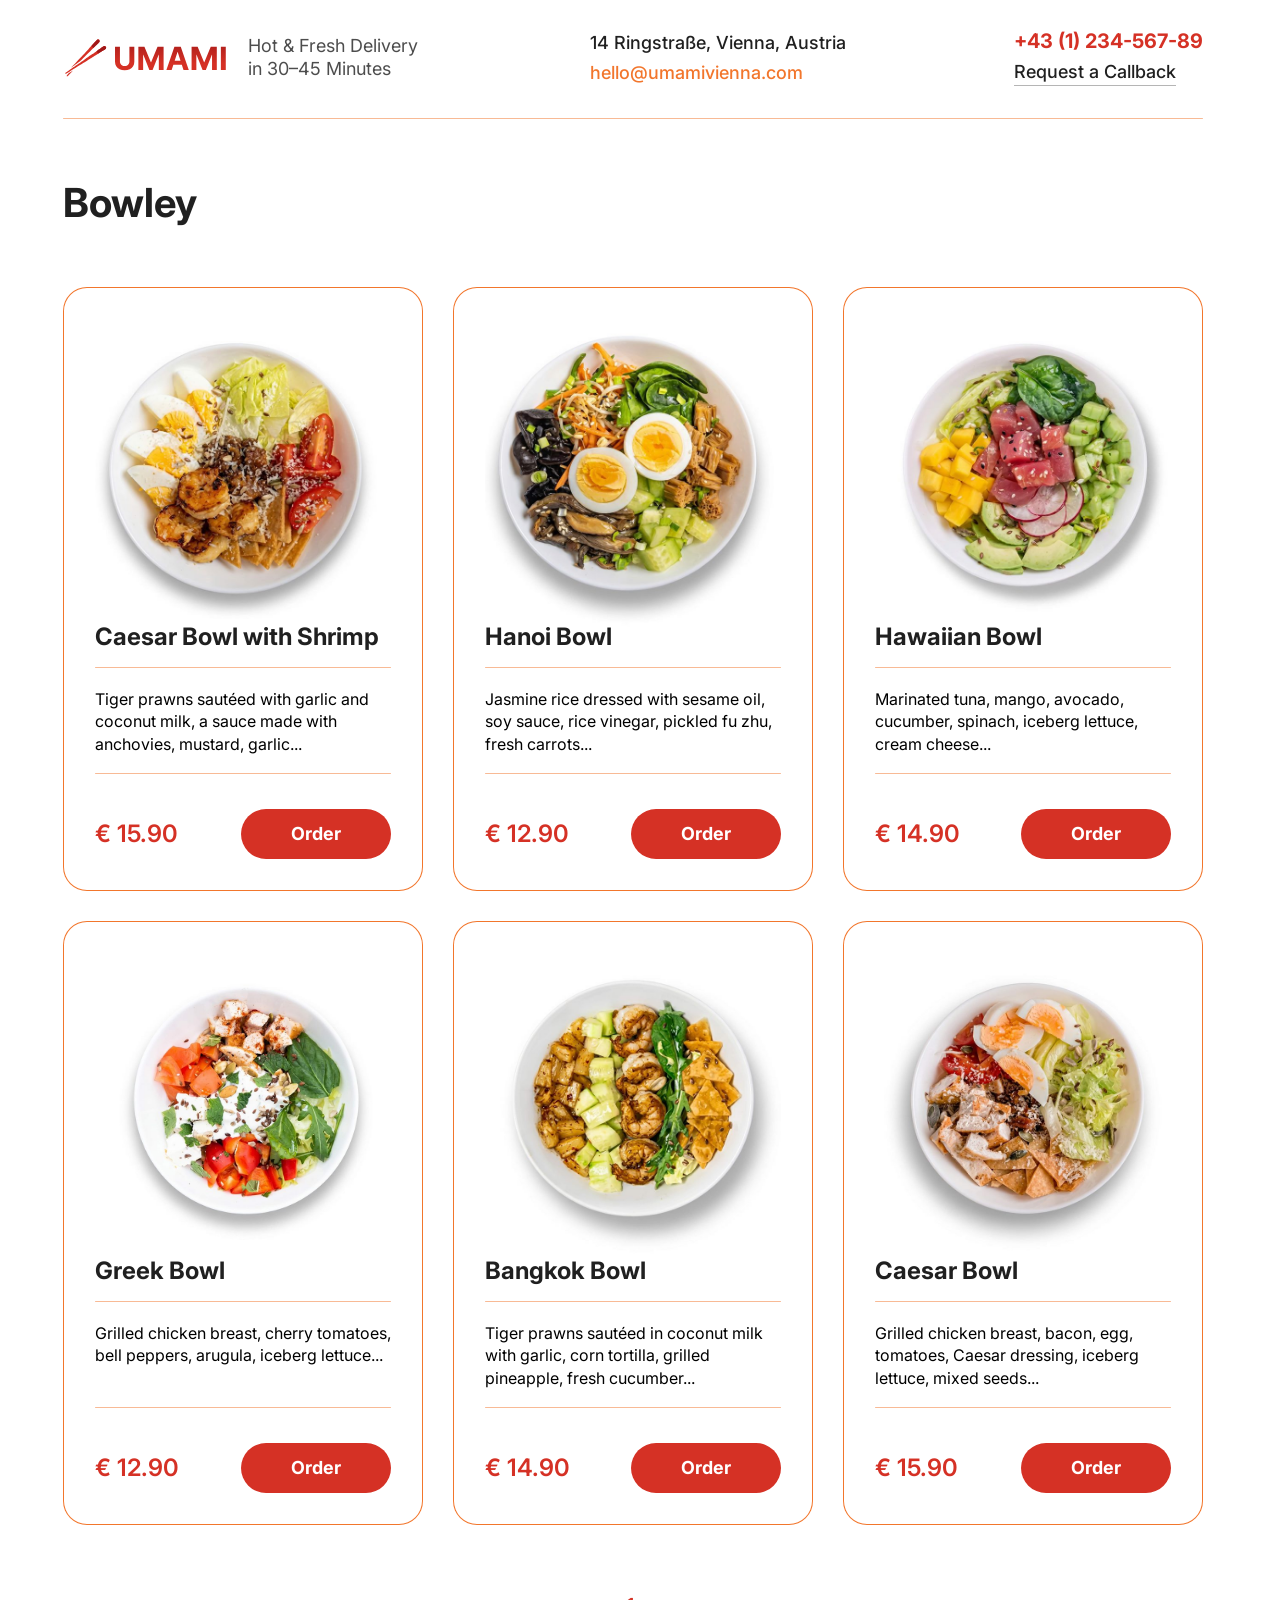
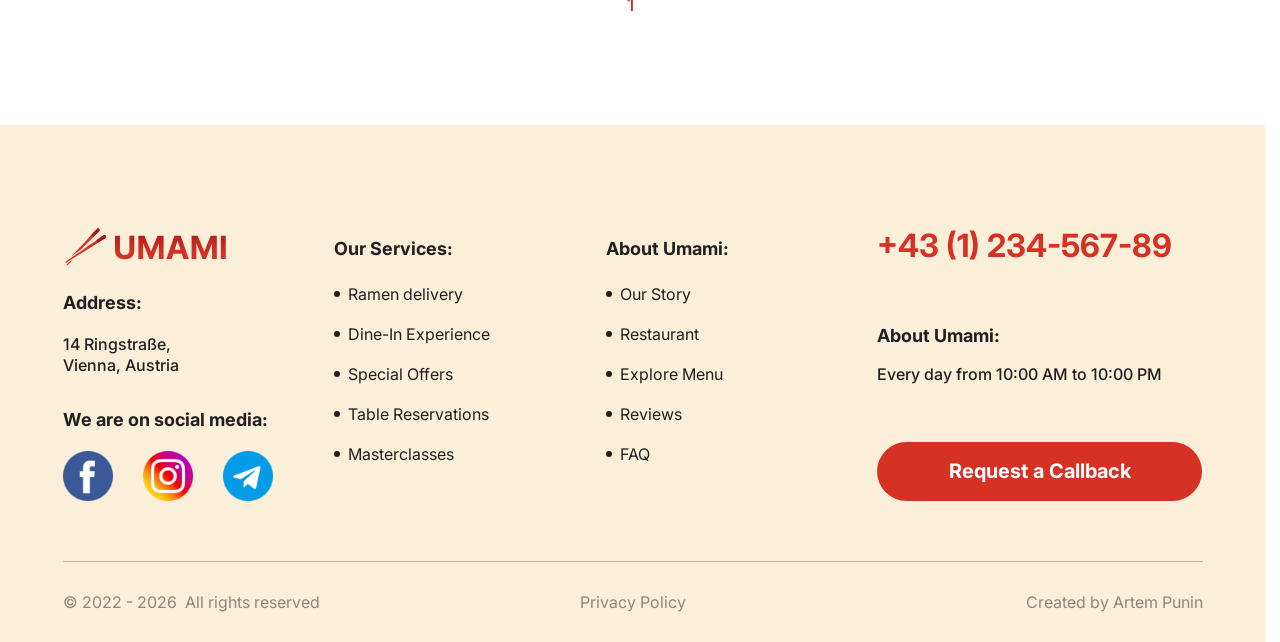
<file: bowley.html>
<!doctype html>

<html
    
    data-wf-page="69fc3031575b5c8753bc42e3"
    
    
    lang="en"
>
    <!-- Added by HTTrack --><meta
        http-equiv="content-type"
        content="text/html;charset=utf-8"
    /><!-- /Added by HTTrack -->
    <head>
        <meta charset="utf-8" />
        <link href="https://cdn.prod.website-files.com/" rel="preconnect" crossorigin="anonymous" />
        <title>Bowl Menu | Umami Vienna</title>
        <meta name="description" content="Discover Umami's fresh bowls with rice, vegetables, seafood and Japanese-inspired flavours in Vienna." />
        <meta content="width=device-width, initial-scale=1" name="viewport" />
        
        <link
            href="css/styles.css"
            rel="stylesheet"
            type="text/css"
            
        />
        <link href="css/enhancements.css" rel="stylesheet" />
        <script src="js/motion-boot.js"></script>
        <link href="https://fonts.googleapis.com/" rel="preconnect" />
        <link href="https://fonts.gstatic.com/" rel="preconnect" crossorigin="anonymous" />
        <script src="js/webfont.js" type="text/javascript"></script>
        <script type="text/javascript">
            WebFont.load({ google: { families: ["Inter:300,400,500,600,700"] } });
        </script>
        <script type="text/javascript">
            !(function (o, c) {
                var n = c.documentElement,
                    t = " w-mod-";
                (n.className += t + "js"),
                    ("ontouchstart" in o || (o.DocumentTouch && c instanceof DocumentTouch)) &&
                        (n.className += t + "touch");
            })(window, document);
        </script>
        <link
            href="img/Logo_256x256.png"
            rel="icon"
            type="image/png"
            sizes="32x32"
            media="(prefers-color-scheme: light)"
        />
        <link
            href="img/Logo_256x256.png"
            rel="icon"
            type="image/png"
            sizes="32x32"
            media="(prefers-color-scheme: dark)"
        />
        <link
            href="img/Logo_256x256.png"
            rel="icon"
            type="image/png"
            sizes="48x48"
        />
        <link
            href="img/Logo_256x256.png"
            rel="apple-touch-icon"
            sizes="180x180"
        />
        <link
            href="img/Logo_256x256.png"
            rel="icon"
            type="image/png"
            sizes="192x192"
        />
        <link
            href="img/Logo_256x256.png"
            rel="icon"
            type="image/png"
            sizes="512x512"
        />
        <style type="text/css">
            .w-webflow-badge {
                display: none !important;
            }
        </style>
    </head>
    <body class="body">
        <div class="all_site">
            <div style="display: none" class="bg_form"></div>
            <div
                style="
                    opacity: 0;
                    -webkit-transform: translate3d(0, -50px, 0) scale3d(1, 1, 1) rotateX(0) rotateY(0) rotateZ(0)
                        skew(0, 0);
                    -moz-transform: translate3d(0, -50px, 0) scale3d(1, 1, 1) rotateX(0) rotateY(0) rotateZ(0)
                        skew(0, 0);
                    -ms-transform: translate3d(0, -50px, 0) scale3d(1, 1, 1) rotateX(0) rotateY(0) rotateZ(0) skew(0, 0);
                    transform: translate3d(0, -50px, 0) scale3d(1, 1, 1) rotateX(0) rotateY(0) rotateZ(0) skew(0, 0);
                    display: none;
                "
                class="form_pop_up"
                id="callback-dialog"
                role="dialog"
                aria-modal="true"
                aria-labelledby="callback-title"
                aria-hidden="true"
            >
                <a data-w-id="17292f3a-9916-4b79-dab1-4a9da73dad50" href="#" class="close_form w-inline-block" aria-label="Close dialog"
                    ><div class="line_1_form"></div>
                    <div class="line_2_form"></div
                ></a>
                <div class="title_form" id="callback-title">Request a callback</div>
                <div class="w-form">
                    <form
                        id="email-form"
                        name="email-form"
                        data-name="Email Form"
                        redirect="Ok"
                        data-redirect="Ok"
                        action="mail.php"
                        method="post"
                        class="form"
                        data-wf-page-id="69fc3031575b5c8753bc42e3"
                        data-wf-element-id="17292f3a-9916-4b79-dab1-4a9da73dad56"
                    >
                        <label for="Phone-number" class="sr-only">Phone number</label>
                        <input
                            class="text-field w-input"
                            maxlength="256"
                            name="Phone-number"
                            data-name="Phone number"
                            placeholder="Phone number"
                            type="tel"
                            autocomplete="tel"
                            id="Phone-number"
                            required=""
                        /><input
                            type="submit"
                            data-wait="Please wait..."
                            class="btn_form w-button"
                            value="Call me back"
                        />
                        <div class="text_form">Or give us a call</div>
                        <a href="tel:43123456789" class="phone_form">+43 (1) 234-567-89</a>
                    </form>
                    <div class="w-form-done"><div>Thank you! Your submission has been received!</div></div>
                    <div class="w-form-fail"><div>Oops! Something went wrong while submitting the form.</div></div>
                </div>
            </div>
            <section class="header_rameni">
                <div class="container">
                    <header class="header_items_all">
                        <div id="w-node-_17292f3a-9916-4b79-dab1-4a9da73dad66-53bc42e3" class="logo_text_header">
                            <a href="index.html" class="logo_link w-inline-block"
                                ><img
                                    src="img/Logotype.svg"
                                    loading="lazy"
                                    id="Main"
                                    alt=""
                                    class="logotype"
                            /></a>
                            <div class="text_logo">Hot &amp; Fresh Delivery in 30–45 Minutes</div>
                        </div>
                        <div id="w-node-_17292f3a-9916-4b79-dab1-4a9da73dad6b-53bc42e3" class="address-email_header">
                            <div class="address_header">14 Ringstraße, Vienna, Austria</div>
                            <a
                                href="mailto:hello@umamivienna.com?subject=You&#x27;ve%20got%20an%20email"
                                class="email_header"
                                >hello@umamivienna.com</a
                            >
                        </div>
                        <div id="w-node-_17292f3a-9916-4b79-dab1-4a9da73dad70-53bc42e3" class="phone-btn_header">
                            <a href="tel:43123456789" class="phone_header">+43 (1) 234-567-89</a
                            ><a data-w-id="17292f3a-9916-4b79-dab1-4a9da73dad73" href="#" class="btn_header"
                                >Request a Callback</a
                            >
                        </div>
                    </header>
                    <div class="line_orange_rameni_1"></div>
                </div>
            </section>
            <nav class="nav_menu_mobile" aria-label="Main navigation">
                <div class="container flex_nav" id="mobile-navigation">
                    <a href="index.html#Our_story" class="nav_menu_item-line w-inline-block"><div class="nav_menu_item">Our Story</div><div class="line_menu"></div></a>
                    <a href="index.html#Restaurant" class="nav_menu_item-line w-inline-block"><div class="nav_menu_item">Restaurant</div><div class="line_menu"></div></a>
                    <a href="index.html#Menu" class="nav_menu_item-line w-inline-block"><div class="nav_menu_item">Explore Menu</div><div class="line_menu"></div></a>
                    <a href="index.html#Review" class="nav_menu_item-line w-inline-block"><div class="nav_menu_item">Reviews</div><div class="line_menu"></div></a>
                    <a href="index.html#FAQ" class="nav_menu_item-line w-inline-block"><div class="nav_menu_item">FAQ</div><div class="line_menu"></div></a>
                    <a href="index.html#Contacts" class="nav_menu_item-line w-inline-block"><div class="nav_menu_item">Contact Us</div><div class="line_menu"></div></a>
                </div>
                <button type="button" class="menu_burger" aria-label="Open navigation" aria-expanded="false" aria-controls="mobile-navigation">
                    <div class="line_burger"></div><div class="line_burger"></div><div class="line_burger"></div>
                </button>
            </nav>
            <section id="Menu" class="section_4_rameni w-node-_17292f3a-9916-4b79-dab1-4a9da73dad76-53bc42e3">
                <div class="container">
                    <div class="title_4_rameni"><h2 class="h2 bold">Bowley</h2></div>
                    <div class="cards_4_all">
                        <div class="cards_4_wrapped">
                            <div class="image_4_wrapped">
                                <img
                                    src="img/previews/4_7.jpg" width="2048" height="2048"
                                    loading="lazy"
                                    alt=""
                                    class="image_4"
                                />
                            </div>
                            <div class="title_4_1">Caesar Bowl with Shrimp</div>
                            <div class="line_4"></div>
                            <p class="paragraph padding_20">
                                Tiger prawns sautéed with garlic and coconut milk, a sauce made with anchovies, mustard,
                                garlic...
                            </p>
                            <div class="line_4 last"></div>
                            <div class="price-btn_4">
                                <div class="price_4">€ 15.90</div>
                                <a href="#" class="btn_order w-button">Order</a>
                            </div>
                        </div>
                        <div class="cards_4_wrapped">
                            <div class="image_4_wrapped">
                                <img
                                    src="img/previews/4_8.jpg" width="2048" height="2048"
                                    loading="lazy"
                                    alt=""
                                    class="image_4"
                                />
                            </div>
                            <div class="title_4">Hanoi Bowl</div>
                            <div class="line_4"></div>
                            <p class="paragraph padding_20">
                                Jasmine rice dressed with sesame oil, soy sauce, rice vinegar, pickled fu zhu, fresh
                                carrots...
                            </p>
                            <div class="line_4 last"></div>
                            <div class="price-btn_4">
                                <div class="price_4">€ 12.90</div>
                                <a href="#" class="btn_order w-button">Order</a>
                            </div>
                        </div>
                        <div class="cards_4_wrapped">
                            <div class="image_4_wrapped">
                                <img
                                    src="img/previews/4_9.jpg" width="2048" height="2048"
                                    loading="lazy"
                                    alt=""
                                    class="image_4"
                                />
                            </div>
                            <div class="title_4">Hawaiian Bowl</div>
                            <div class="line_4"></div>
                            <p class="paragraph padding_20">
                                Marinated tuna, mango, avocado, cucumber, spinach, iceberg lettuce, cream cheese...
                            </p>
                            <div class="line_4 last"></div>
                            <div class="price-btn_4">
                                <div class="price_4">€ 14.90</div>
                                <a href="#" class="btn_order w-button">Order</a>
                            </div>
                        </div>
                        <div class="cards_4_wrapped">
                            <div class="image_4_wrapped">
                                <img
                                    src="img/previews/4_10.jpg" width="2048" height="2048"
                                    loading="lazy"
                                    alt=""
                                    class="image_4_4"
                                />
                            </div>
                            <div class="title_4">Greek Bowl</div>
                            <div class="line_4"></div>
                            <p class="paragraph padding_20">
                                Grilled chicken breast, cherry tomatoes, bell peppers, arugula, iceberg lettuce...
                            </p>
                            <div class="line_4 last"></div>
                            <div class="price-btn_4">
                                <div class="price_4">€ 12.90</div>
                                <a href="#" class="btn_order w-button">Order</a>
                            </div>
                        </div>
                        <div class="cards_4_wrapped">
                            <div class="image_4_wrapped">
                                <img
                                    src="img/previews/4_11.jpg" width="2048" height="2048"
                                    loading="lazy"
                                    alt=""
                                    class="image_4_11"
                                />
                            </div>
                            <div class="title_4">Bangkok Bowl</div>
                            <div class="line_4"></div>
                            <p class="paragraph padding_20">
                                Tiger prawns sautéed in coconut milk with garlic, corn tortilla, grilled pineapple,
                                fresh cucumber...
                            </p>
                            <div class="line_4 last"></div>
                            <div class="price-btn_4">
                                <div class="price_4">€ 14.90</div>
                                <a href="#" class="btn_order w-button">Order</a>
                            </div>
                        </div>
                        <div class="cards_4_wrapped">
                            <div class="image_4_wrapped">
                                <img
                                    src="img/previews/4_12.jpg" width="2048" height="2048"
                                    loading="lazy"
                                    alt=""
                                    class="image_4_3"
                                />
                            </div>
                            <div class="title_4">Caesar Bowl</div>
                            <div class="line_4"></div>
                            <p class="paragraph padding_20">
                                Grilled chicken breast, bacon, egg, tomatoes, Caesar dressing, iceberg lettuce, mixed
                                seeds...
                            </p>
                            <div class="line_4 last"></div>
                            <div class="price-btn_4">
                                <div class="price_4">€ 15.90</div>
                                <a href="#" class="btn_order w-button">Order</a>
                            </div>
                        </div>
                    </div>
                </div>
                <div class="pagination" aria-label="Page 1 of 1">
                    <span class="number" aria-current="page">1</span>
                </div>
            </section>
            <footer id="Contacts" class="footer_rameni">
                <div class="container">
                    <div class="footer_items_all">
                        <div class="logo_footer">
                            <a href="index.html" class="logo_link w-inline-block"
                                ><img
                                    src="img/Logotype.svg"
                                    loading="lazy"
                                    id="Main"
                                    alt=""
                                    class="logotype_footer"
                            /></a>
                            <div class="title_footer padding_20">Address:</div>
                            <div class="subtitle_footer">14 Ringstraße,<br />Vienna, Austria</div>
                            <div class="title_footer padding_20">We are on social media:</div>
                            <div class="social_media_all_footer">
                                <img
                                    src="img/facebook.png"
                                    loading="lazy"
                                    alt=""
                                    class="social_item"
                                /><img
                                    src="img/instagram.png"
                                    loading="lazy"
                                    alt=""
                                    class="social_item"
                                /><img
                                    src="img/telegram.png"
                                    loading="lazy"
                                    alt=""
                                    class="social_item"
                                />
                            </div>
                        </div>
                        <div class="services_footer">
                            <div class="title_footer padding_24">Our Services:</div>
                            <a href="#" class="dot-text w-inline-block"
                                ><div class="dot"></div>
                                <div class="text_item_footer">Ramen delivery</div></a
                            ><a href="#" class="dot-text w-inline-block"
                                ><div class="dot"></div>
                                <div class="text_item_footer">Dine-In Experience</div></a
                            ><a href="#" class="dot-text w-inline-block"
                                ><div class="dot"></div>
                                <div class="text_item_footer">Special Offers</div></a
                            ><a href="#" class="dot-text w-inline-block"
                                ><div class="dot"></div>
                                <div class="text_item_footer">Table Reservations</div></a
                            ><a href="#" class="dot-text last w-inline-block"
                                ><div class="dot"></div>
                                <div class="text_item_footer">Masterclasses</div></a
                            >
                        </div>
                        <div class="services_footer_1">
                            <div class="title_footer padding_24">About Umami:</div>
                            <a href="index.html#Our_story" class="dot-text w-inline-block"
                                ><div class="dot"></div>
                                <div class="text_item_footer">Our Story</div></a
                            ><a href="index.html#Restaurant" class="dot-text w-inline-block"
                                ><div class="dot"></div>
                                <div class="text_item_footer">Restaurant</div></a
                            ><a href="index.html#Menu" class="dot-text w-inline-block"
                                ><div class="dot"></div>
                                <div class="text_item_footer">Explore Menu</div></a
                            ><a href="index.html#Review" class="dot-text w-inline-block"
                                ><div class="dot"></div>
                                <div class="text_item_footer">Reviews</div></a
                            ><a href="index.html#FAQ" class="dot-text last w-inline-block"
                                ><div class="dot"></div>
                                <div class="text_item_footer">FAQ</div></a
                            >
                        </div>
                        <div class="phone-btn_footer">
                            <a href="tel:43123456789" class="phone_footer">+43 (1) 234-567-89</a>
                            <div class="text_about_footer">
                                <div class="title_footer">About Umami:</div>
                                <div class="subtitle_1_footer">Every day from 10:00 AM to 10:00 PM</div>
                            </div>
                            <a data-w-id="17292f3a-9916-4b79-dab1-4a9da73dae25" href="#" class="btn_footer w-button"
                                >Request a Callback</a
                            >
                        </div>
                    </div>
                    <div class="line_black"></div>
                    <div class="politics_footer">
                        <div class="data_footer">© 2022 - <span data-copyright-year>2026</span>  All rights reserved</div>
                        <a href="privacy.html" class="link-block w-inline-block"
                            ><div class="privacy-policy">Privacy Policy</div></a
                        >
                        <a href="https://artempunin.vercel.app/" class="creator-link link-block w-inline-block"><div class="privacy-policy">Created by Artem Punin</div></a>
                    </div>
                </div>
            </footer>
        </div>
        
        <script src="js/jquery-3.5.1.min.js" type="text/javascript"></script>

        <script
            src="js/1.js"
            type="text/javascript"
            
        ></script>
        <script
            src="js/2.js"
            type="text/javascript"
            
        ></script>
        <script
            src="js/3.js"
            type="text/javascript"
            
        ></script>
        <script
            src="js/4.js"
            type="text/javascript"
            
        ></script>
        <script
            src="js/7.js"
            type="text/javascript"
            
        ></script>
        <script
            src="js/9.js"
            type="text/javascript"
            
        ></script>
        <script src="js/enhancements.js"></script>
    </body>
</html>
</file>
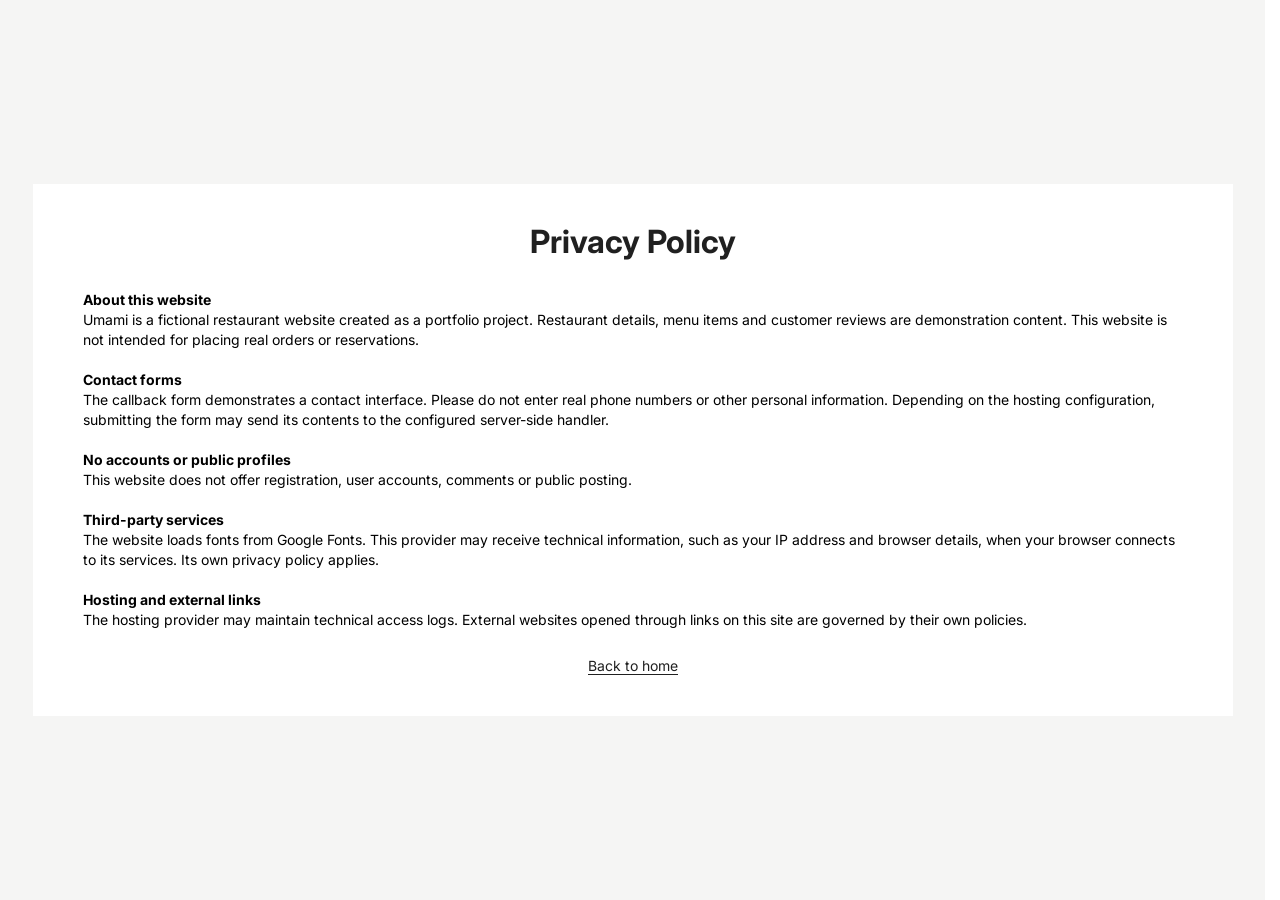
<file: privacy.html>
<!doctype html>

<html
    
    data-wf-page="69fc3031575b5c8753bc42f3"
    
    
    lang="en"
>
    <!-- Added by HTTrack --><meta
        http-equiv="content-type"
        content="text/html;charset=utf-8"
    /><!-- /Added by HTTrack -->
    <head>
        <meta charset="utf-8" />
        <link href="https://cdn.prod.website-files.com/" rel="preconnect" crossorigin="anonymous" />
        <title>Privacy Policy</title>
        <meta content="width=device-width, initial-scale=1" name="viewport" />
        
        <link
            href="css/styles.css"
            rel="stylesheet"
            type="text/css"
            
        />
        <link href="css/enhancements.css" rel="stylesheet" />
        <link href="https://fonts.googleapis.com/" rel="preconnect" />
        <link href="https://fonts.gstatic.com/" rel="preconnect" crossorigin="anonymous" />
        <script src="js/webfont.js" type="text/javascript"></script>
        <script type="text/javascript">
            WebFont.load({ google: { families: ["Inter:300,400,500,600,700"] } });
        </script>
        <script type="text/javascript">
            !(function (o, c) {
                var n = c.documentElement,
                    t = " w-mod-";
                (n.className += t + "js"),
                    ("ontouchstart" in o || (o.DocumentTouch && c instanceof DocumentTouch)) &&
                        (n.className += t + "touch");
            })(window, document);
        </script>
        <link
            href="img/Logo_256x256.png"
            rel="icon"
            type="image/png"
            sizes="32x32"
            media="(prefers-color-scheme: light)"
        />
        <link
            href="img/Logo_256x256.png"
            rel="icon"
            type="image/png"
            sizes="32x32"
            media="(prefers-color-scheme: dark)"
        />
        <link
            href="img/Logo_256x256.png"
            rel="icon"
            type="image/png"
            sizes="48x48"
        />
        <link
            href="img/Logo_256x256.png"
            rel="apple-touch-icon"
            sizes="180x180"
        />
        <link
            href="img/Logo_256x256.png"
            rel="icon"
            type="image/png"
            sizes="192x192"
        />
        <link
            href="img/Logo_256x256.png"
            rel="icon"
            type="image/png"
            sizes="512x512"
        />
        <style type="text/css">
            .w-webflow-badge {
                display: none !important;
            }
        </style>
    </head>
    <body class="body">
        <footer class="privacy-section-yes">
            <div class="z-of-privacy">
                <h2 class="h2-privacy">Privacy Policy</h2>
                <p class="p otst-niz">
                    <strong>About this website</strong><br />Umami is a fictional restaurant website created as a
                    portfolio project. Restaurant details, menu items and customer reviews are demonstration content.
                    This website is not intended for placing real orders or reservations.<br /><br />
                    <strong>Contact forms</strong><br />The callback form demonstrates a contact interface. Please do
                    not enter real phone numbers or other personal information. Depending on the hosting configuration,
                    submitting the form may send its contents to the configured server-side handler.<br /><br />
                    <strong>No accounts or public profiles</strong><br />This website does not offer registration,
                    user accounts, comments or public posting.<br /><br />
                    <strong>Third-party services</strong><br />The website loads fonts from Google Fonts. This provider
                    may receive technical information, such as your IP address and browser details, when your browser
                    connects to its services. Its own privacy policy applies.<br /><br />
                    <strong>Hosting and external links</strong><br />The hosting provider may maintain technical access
                    logs. External websites opened through links on this site are governed by their own policies.
                </p>
                <div class="center"><a href="index.html" class="l pri">Back to home</a></div>
            </div>
        </footer>
        
 		<script src="js/jquery-3.5.1.min.js" type="text/javascript"></script>

        <script
            src="js/2.js"
            type="text/javascript"
            
        ></script>
        <script
            src="js/6.js"
            type="text/javascript"
            
        ></script>
    </body>
</html>
</file>
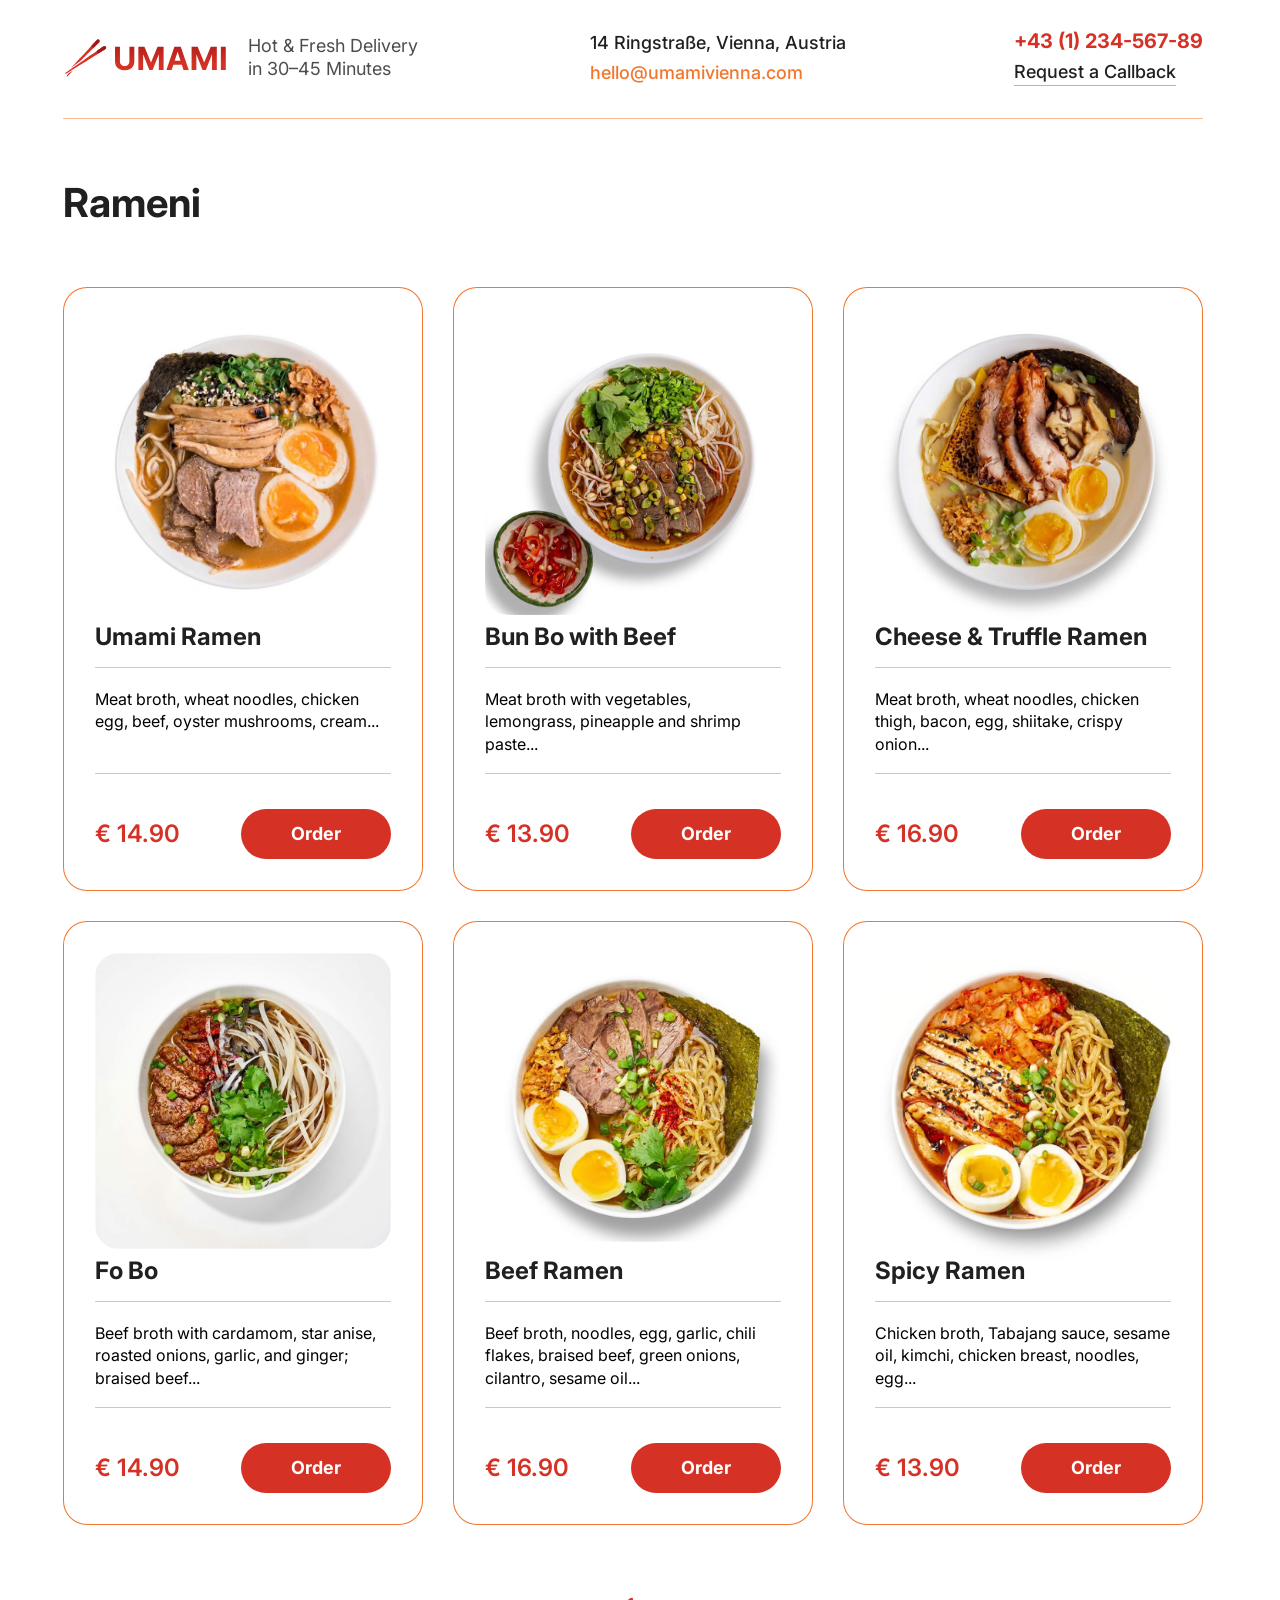
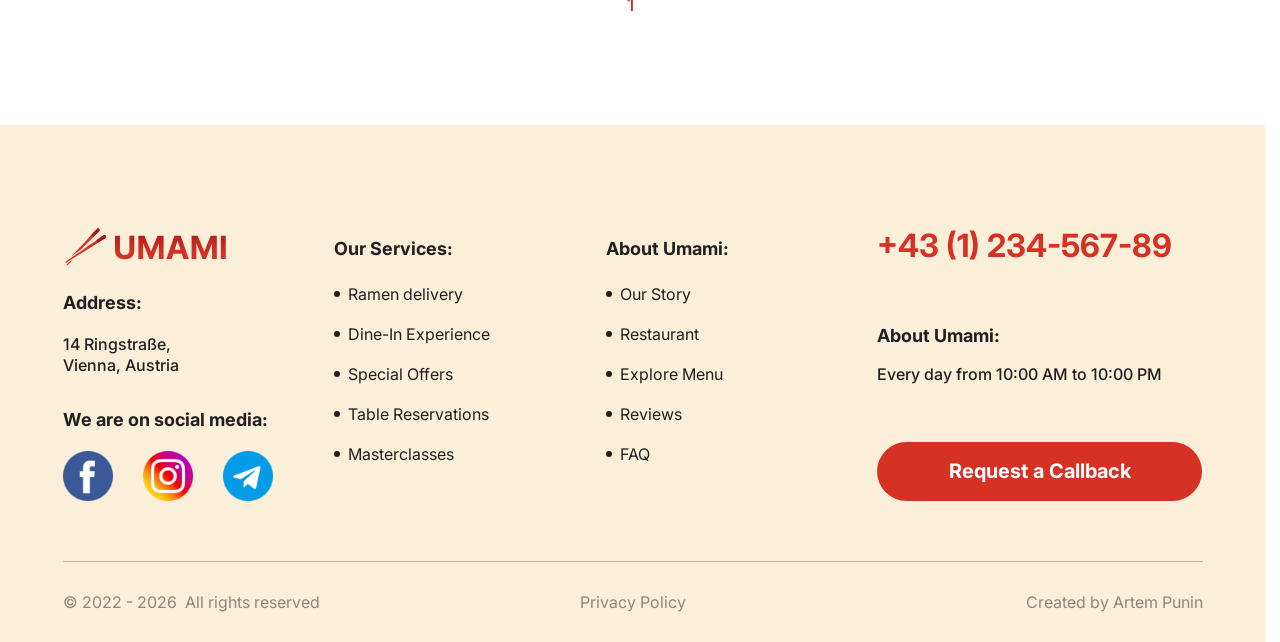
<file: rameni.html>
<!doctype html>

<html
    
    data-wf-page="69fc3031575b5c8753bc42e0"
    
    
    lang="en"
>
    <!-- Added by HTTrack --><meta
        http-equiv="content-type"
        content="text/html;charset=utf-8"
    /><!-- /Added by HTTrack -->
    <head>
        <meta charset="utf-8" />
        <link href="https://cdn.prod.website-files.com/" rel="preconnect" crossorigin="anonymous" />
        <title>Ramen Menu | Umami Vienna</title>
        <meta name="description" content="Explore Umami's ramen menu: rich broths, fresh noodles and Japanese-inspired flavours in Vienna." />
        <meta content="width=device-width, initial-scale=1" name="viewport" />
        
        <link
            href="css/styles.css"
            rel="stylesheet"
            type="text/css"
            
        />
        <link href="css/enhancements.css" rel="stylesheet" />
        <script src="js/motion-boot.js"></script>
        <link href="https://fonts.googleapis.com/" rel="preconnect" />
        <link href="https://fonts.gstatic.com/" rel="preconnect" crossorigin="anonymous" />
        <script src="js/webfont.js" type="text/javascript"></script>
        <script type="text/javascript">
            WebFont.load({ google: { families: ["Inter:300,400,500,600,700"] } });
        </script>
        <script type="text/javascript">
            !(function (o, c) {
                var n = c.documentElement,
                    t = " w-mod-";
                (n.className += t + "js"),
                    ("ontouchstart" in o || (o.DocumentTouch && c instanceof DocumentTouch)) &&
                        (n.className += t + "touch");
            })(window, document);
        </script>
        <link
            href="img/Logo_256x256.png"
            rel="icon"
            type="image/png"
            sizes="32x32"
            media="(prefers-color-scheme: light)"
        />
        <link
            href="img/Logo_256x256.png"
            rel="icon"
            type="image/png"
            sizes="32x32"
            media="(prefers-color-scheme: dark)"
        />
        <link
            href="img/Logo_256x256.png"
            rel="icon"
            type="image/png"
            sizes="48x48"
        />
        <link
            href="img/Logo_256x256.png"
            rel="apple-touch-icon"
            sizes="180x180"
        />
        <link
            href="img/Logo_256x256.png"
            rel="icon"
            type="image/png"
            sizes="192x192"
        />
        <link
            href="img/Logo_256x256.png"
            rel="icon"
            type="image/png"
            sizes="512x512"
        />
        <style type="text/css">
            .w-webflow-badge {
                display: none !important;
            }
        </style>
    </head>
    <body class="body">
        <div class="all_site">
            <div style="display: none" class="bg_form"></div>
            <div
                style="
                    opacity: 0;
                    -webkit-transform: translate3d(0, -50px, 0) scale3d(1, 1, 1) rotateX(0) rotateY(0) rotateZ(0)
                        skew(0, 0);
                    -moz-transform: translate3d(0, -50px, 0) scale3d(1, 1, 1) rotateX(0) rotateY(0) rotateZ(0)
                        skew(0, 0);
                    -ms-transform: translate3d(0, -50px, 0) scale3d(1, 1, 1) rotateX(0) rotateY(0) rotateZ(0) skew(0, 0);
                    transform: translate3d(0, -50px, 0) scale3d(1, 1, 1) rotateX(0) rotateY(0) rotateZ(0) skew(0, 0);
                    display: none;
                "
                class="form_pop_up"
                id="callback-dialog"
                role="dialog"
                aria-modal="true"
                aria-labelledby="callback-title"
                aria-hidden="true"
            >
                <a data-w-id="0b90f092-5eea-a81c-b082-7c39ae92586b" href="#" class="close_form w-inline-block" aria-label="Close dialog"
                    ><div class="line_1_form"></div>
                    <div class="line_2_form"></div
                ></a>
                <div class="title_form" id="callback-title">Request a callback</div>
                <div class="w-form">
                    <form
                        id="email-form"
                        name="email-form"
                        data-name="Email Form"
                        redirect="Ok"
                        data-redirect="Ok"
                        action="mail.php"
                        method="post"
                        class="form"
                        data-wf-page-id="69fc3031575b5c8753bc42e0"
                        data-wf-element-id="0b90f092-5eea-a81c-b082-7c39ae925871"
                    >
                        <label for="Phone-number" class="sr-only">Phone number</label>
                        <input
                            class="text-field w-input"
                            maxlength="256"
                            name="Phone-number"
                            data-name="Phone number"
                            placeholder="Phone number"
                            type="tel"
                            autocomplete="tel"
                            id="Phone-number"
                            required=""
                        /><input
                            type="submit"
                            data-wait="Please wait..."
                            class="btn_form w-button"
                            value="Call me back"
                        />
                        <div class="text_form">Or give us a call</div>
                        <a href="tel:43123456789" class="phone_form">+43 (1) 234-567-89</a>
                    </form>
                    <div class="w-form-done"><div>Thank you! Your submission has been received!</div></div>
                    <div class="w-form-fail"><div>Oops! Something went wrong while submitting the form.</div></div>
                </div>
            </div>
            <section class="header_rameni">
                <div class="container">
                    <header class="header_items_all">
                        <div id="w-node-_0b90f092-5eea-a81c-b082-7c39ae925881-53bc42e0" class="logo_text_header">
                            <a href="index.html" class="logo_link w-inline-block"
                                ><img
                                    src="img/Logotype.svg"
                                    loading="lazy"
                                    id="Main"
                                    alt=""
                                    class="logotype"
                            /></a>
                            <div class="text_logo">Hot &amp; Fresh Delivery in 30–45 Minutes</div>
                        </div>
                        <div id="w-node-_0b90f092-5eea-a81c-b082-7c39ae925886-53bc42e0" class="address-email_header">
                            <div class="address_header">14 Ringstraße, Vienna, Austria</div>
                            <a
                                href="mailto:hello@umamivienna.com?subject=You&#x27;ve%20got%20an%20email"
                                class="email_header"
                                >hello@umamivienna.com</a
                            >
                        </div>
                        <div id="w-node-_0b90f092-5eea-a81c-b082-7c39ae92588b-53bc42e0" class="phone-btn_header">
                            <a href="tel:43123456789" class="phone_header">+43 (1) 234-567-89</a
                            ><a data-w-id="0b90f092-5eea-a81c-b082-7c39ae92588e" href="#" class="btn_header"
                                >Request a Callback</a
                            >
                        </div>
                    </header>
                    <div class="line_orange_rameni_1"></div>
                </div>
            </section>
            <nav class="nav_menu_mobile" aria-label="Main navigation">
                <div class="container flex_nav" id="mobile-navigation">
                    <a href="index.html#Our_story" class="nav_menu_item-line w-inline-block"><div class="nav_menu_item">Our Story</div><div class="line_menu"></div></a>
                    <a href="index.html#Restaurant" class="nav_menu_item-line w-inline-block"><div class="nav_menu_item">Restaurant</div><div class="line_menu"></div></a>
                    <a href="index.html#Menu" class="nav_menu_item-line w-inline-block"><div class="nav_menu_item">Explore Menu</div><div class="line_menu"></div></a>
                    <a href="index.html#Review" class="nav_menu_item-line w-inline-block"><div class="nav_menu_item">Reviews</div><div class="line_menu"></div></a>
                    <a href="index.html#FAQ" class="nav_menu_item-line w-inline-block"><div class="nav_menu_item">FAQ</div><div class="line_menu"></div></a>
                    <a href="index.html#Contacts" class="nav_menu_item-line w-inline-block"><div class="nav_menu_item">Contact Us</div><div class="line_menu"></div></a>
                </div>
                <button type="button" class="menu_burger" aria-label="Open navigation" aria-expanded="false" aria-controls="mobile-navigation">
                    <div class="line_burger"></div><div class="line_burger"></div><div class="line_burger"></div>
                </button>
            </nav>
            <section id="Menu" class="section_4_rameni w-node-_0b90f092-5eea-a81c-b082-7c39ae925940-53bc42e0">
                <div class="container">
                    <div class="title_4_rameni"><h2 class="h2 bold">Rameni</h2></div>
                    <div class="cards_4_all">
                        <div class="cards_4_wrapped">
                            <div class="image_4_wrapped">
                                <img
                                    src="img/previews/4_1.jpg" width="2048" height="2048"
                                    loading="lazy"
                                    alt=""
                                    class="image_4"
                                />
                            </div>
                            <div class="title_4">Umami Ramen</div>
                            <div class="line_4"></div>
                            <p class="paragraph padding_20">
                                Meat broth, wheat noodles, chicken egg, beef, oyster mushrooms, cream...
                            </p>
                            <div class="line_4 last"></div>
                            <div class="price-btn_4">
                                <div class="price_4">€ 14.90</div>
                                <a href="#" class="btn_order w-button">Order</a>
                            </div>
                        </div>
                        <div class="cards_4_wrapped">
                            <div class="image_4_wrapped">
                                <img
                                    src="img/previews/4_2.jpg" width="2048" height="2048"
                                    loading="lazy"
                                    alt=""
                                    class="image_4_2"
                                />
                            </div>
                            <div class="title_4">Bun Bo with Beef</div>
                            <div class="line_4"></div>
                            <p class="paragraph padding_20">
                                Meat broth with vegetables, lemongrass, pineapple and shrimp paste...
                            </p>
                            <div class="line_4 last"></div>
                            <div class="price-btn_4">
                                <div class="price_4">€ 13.90</div>
                                <a href="#" class="btn_order w-button">Order</a>
                            </div>
                        </div>
                        <div class="cards_4_wrapped">
                            <div class="image_4_wrapped">
                                <img
                                    src="img/previews/4_3.jpg" width="2048" height="2048"
                                    loading="lazy"
                                    alt=""
                                    class="image_4_3"
                                />
                            </div>
                            <div class="title_4">Cheese &amp; Truffle Ramen</div>
                            <div class="line_4"></div>
                            <p class="paragraph padding_20">
                                Meat broth, wheat noodles, chicken thigh, bacon, egg, shiitake, crispy onion...
                            </p>
                            <div class="line_4 last"></div>
                            <div class="price-btn_4">
                                <div class="price_4">€ 16.90</div>
                                <a href="#" class="btn_order w-button">Order</a>
                            </div>
                        </div>
                        <div class="cards_4_wrapped">
                            <div class="image_4_wrapped">
                                <img
                                    src="img/previews/4_4.jpg" width="2048" height="2048"
                                    loading="lazy"
                                    alt=""
                                    class="image_4_4"
                                />
                            </div>
                            <div class="title_4">Fo Bo</div>
                            <div class="line_4"></div>
                            <p class="paragraph padding_20">
                                Beef broth with cardamom, star anise, roasted onions, garlic, and ginger; braised
                                beef...
                            </p>
                            <div class="line_4 last"></div>
                            <div class="price-btn_4">
                                <div class="price_4">€ 14.90</div>
                                <a href="#" class="btn_order w-button">Order</a>
                            </div>
                        </div>
                        <div class="cards_4_wrapped">
                            <div class="image_4_wrapped">
                                <img
                                    src="img/previews/4_5.jpg" width="2048" height="2048"
                                    loading="lazy"
                                    alt=""
                                    class="image_4_5"
                                />
                            </div>
                            <div class="title_4">Beef Ramen</div>
                            <div class="line_4"></div>
                            <p class="paragraph padding_20">
                                Beef broth, noodles, egg, garlic, chili flakes, braised beef, green onions, cilantro,
                                sesame oil...
                            </p>
                            <div class="line_4 last"></div>
                            <div class="price-btn_4">
                                <div class="price_4">€ 16.90</div>
                                <a href="#" class="btn_order w-button">Order</a>
                            </div>
                        </div>
                        <div class="cards_4_wrapped">
                            <div class="image_4_wrapped">
                                <img
                                    src="img/previews/4_6.jpg" width="2048" height="2048"
                                    loading="lazy"
                                    alt=""
                                    class="image_4_3"
                                />
                            </div>
                            <div class="title_4">Spicy Ramen</div>
                            <div class="line_4"></div>
                            <p class="paragraph padding_20">
                                Chicken broth, Tabajang sauce, sesame oil, kimchi, chicken breast, noodles, egg...
                            </p>
                            <div class="line_4 last"></div>
                            <div class="price-btn_4">
                                <div class="price_4">€ 13.90</div>
                                <a href="#" class="btn_order w-button">Order</a>
                            </div>
                        </div>
                    </div>
                </div>
                <div class="pagination" aria-label="Page 1 of 1">
                    <span class="number" aria-current="page">1</span>
                </div>
            </section>
            <footer id="Contacts" class="footer_rameni">
                <div class="container">
                    <div class="footer_items_all">
                        <div class="logo_footer">
                            <a href="index.html" class="logo_link w-inline-block"
                                ><img
                                    src="img/Logotype.svg"
                                    loading="lazy"
                                    id="Main"
                                    alt=""
                                    class="logotype_footer"
                            /></a>
                            <div class="title_footer padding_20">Address:</div>
                            <div class="subtitle_footer">14 Ringstraße,<br />Vienna, Austria</div>
                            <div class="title_footer padding_20">We are on social media:</div>
                            <div class="social_media_all_footer">
                                <img
                                    src="img/facebook.png"
                                    loading="lazy"
                                    alt=""
                                    class="social_item"
                                /><img
                                    src="img/instagram.png"
                                    loading="lazy"
                                    alt=""
                                    class="social_item"
                                /><img
                                    src="img/telegram.png"
                                    loading="lazy"
                                    alt=""
                                    class="social_item"
                                />
                            </div>
                        </div>
                        <div class="services_footer">
                            <div class="title_footer padding_24">Our Services:</div>
                            <a href="#" class="dot-text w-inline-block"
                                ><div class="dot"></div>
                                <div class="text_item_footer">Ramen delivery</div></a
                            ><a href="#" class="dot-text w-inline-block"
                                ><div class="dot"></div>
                                <div class="text_item_footer">Dine-In Experience</div></a
                            ><a href="#" class="dot-text w-inline-block"
                                ><div class="dot"></div>
                                <div class="text_item_footer">Special Offers</div></a
                            ><a href="#" class="dot-text w-inline-block"
                                ><div class="dot"></div>
                                <div class="text_item_footer">Table Reservations</div></a
                            ><a href="#" class="dot-text last w-inline-block"
                                ><div class="dot"></div>
                                <div class="text_item_footer">Masterclasses</div></a
                            >
                        </div>
                        <div class="services_footer_1">
                            <div class="title_footer padding_24">About Umami:</div>
                            <a href="index.html#Our_story" class="dot-text w-inline-block"
                                ><div class="dot"></div>
                                <div class="text_item_footer">Our Story</div></a
                            ><a href="index.html#Restaurant" class="dot-text w-inline-block"
                                ><div class="dot"></div>
                                <div class="text_item_footer">Restaurant</div></a
                            ><a href="index.html#Menu" class="dot-text w-inline-block"
                                ><div class="dot"></div>
                                <div class="text_item_footer">Explore Menu</div></a
                            ><a href="index.html#Review" class="dot-text w-inline-block"
                                ><div class="dot"></div>
                                <div class="text_item_footer">Reviews</div></a
                            ><a href="index.html#FAQ" class="dot-text last w-inline-block"
                                ><div class="dot"></div>
                                <div class="text_item_footer">FAQ</div></a
                            >
                        </div>
                        <div class="phone-btn_footer">
                            <a href="tel:43123456789" class="phone_footer">+43 (1) 234-567-89</a>
                            <div class="text_about_footer">
                                <div class="title_footer">About Umami:</div>
                                <div class="subtitle_1_footer">Every day from 10:00 AM to 10:00 PM</div>
                            </div>
                            <a data-w-id="0b90f092-5eea-a81c-b082-7c39ae925a9d" href="#" class="btn_footer w-button"
                                >Request a Callback</a
                            >
                        </div>
                    </div>
                    <div class="line_black"></div>
                    <div class="politics_footer">
                        <div class="data_footer">© 2022 - <span data-copyright-year>2026</span>  All rights reserved</div>
                        <a href="privacy.html" class="link-block w-inline-block"
                            ><div class="privacy-policy">Privacy Policy</div></a
                        >
                        <a href="https://artempunin.vercel.app/" class="creator-link link-block w-inline-block"><div class="privacy-policy">Created by Artem Punin</div></a>
                    </div>
                </div>
            </footer>
        </div>
        
        <script src="js/jquery-3.5.1.min.js" type="text/javascript"></script>

        <script
            src="js/1.js"
            type="text/javascript"
            
        ></script>
        <script
            src="js/2.js"
            type="text/javascript"
            
        ></script>
        <script
            src="js/3.js"
            type="text/javascript"
            
        ></script>
        <script
            src="js/4.js"
            type="text/javascript"
            
        ></script>
        <script
            src="js/7.js"
            type="text/javascript"
            
        ></script>
        <script
            src="js/9.js"
            type="text/javascript"
            
        ></script>
        <script src="js/enhancements.js"></script>
    </body>
</html>
</file>
<file: css/styles.css>
html {
  -webkit-text-size-adjust: 100%;
  -ms-text-size-adjust: 100%;
  font-family: sans-serif;
}

body {
  margin: 0;
}

html, body {
  overflow-x: hidden;
  max-width: 100%;
}

article, aside, details, figcaption, figure, footer, header, hgroup, main, menu, nav, section, summary {
  display: block;
}

audio, canvas, progress, video {
  vertical-align: baseline;
  display: inline-block;
}

audio:not([controls]) {
  height: 0;
  display: none;
}

[hidden], template {
  display: none;
}

a {
  background-color: #0000;
}

a:active, a:hover {
  outline: 0;
}

abbr[title] {
  border-bottom: 1px dotted;
}

b, strong {
  font-weight: bold;
}

dfn {
  font-style: italic;
}

h1 {
  margin: .67em 0;
  font-size: 2em;
}

mark {
  color: #000;
  background: #ff0;
}

small {
  font-size: 80%;
}

sub, sup {
  vertical-align: baseline;
  font-size: 75%;
  line-height: 0;
  position: relative;
}

sup {
  top: -.5em;
}

sub {
  bottom: -.25em;
}

img {
  border: 0;
}

svg:not(:root) {
  overflow: hidden;
}

hr {
  box-sizing: content-box;
  height: 0;
}

pre {
  overflow: auto;
}

code, kbd, pre, samp {
  font-family: monospace;
  font-size: 1em;
}

button, input, optgroup, select, textarea {
  color: inherit;
  font: inherit;
  margin: 0;
}

button {
  overflow: visible;
}

button, select {
  text-transform: none;
}

button, html input[type="button"], input[type="reset"] {
  -webkit-appearance: button;
  cursor: pointer;
}

button[disabled], html input[disabled] {
  cursor: default;
}

button::-moz-focus-inner, input::-moz-focus-inner {
  border: 0;
  padding: 0;
}

input {
  line-height: normal;
}

input[type="checkbox"], input[type="radio"] {
  box-sizing: border-box;
  padding: 0;
}

input[type="number"]::-webkit-inner-spin-button, input[type="number"]::-webkit-outer-spin-button {
  height: auto;
}

input[type="search"] {
  -webkit-appearance: none;
}

input[type="search"]::-webkit-search-cancel-button, input[type="search"]::-webkit-search-decoration {
  -webkit-appearance: none;
}

legend {
  border: 0;
  padding: 0;
}

textarea {
  overflow: auto;
}

optgroup {
  font-weight: bold;
}

table {
  border-collapse: collapse;
  border-spacing: 0;
}

td, th {
  padding: 0;
}

@font-face {
  font-family: webflow-icons;
  src: url("[data-uri]") format("truetype");
  font-weight: normal;
  font-style: normal;
}

[class^="w-icon-"], [class*=" w-icon-"] {
  speak: none;
  font-variant: normal;
  text-transform: none;
  -webkit-font-smoothing: antialiased;
  -moz-osx-font-smoothing: grayscale;
  font-style: normal;
  font-weight: normal;
  line-height: 1;
  font-family: webflow-icons !important;
}

.w-icon-slider-right:before {
  content: "";
}

.w-icon-slider-left:before {
  content: "";
}

.w-icon-nav-menu:before {
  content: "";
}

.w-icon-arrow-down:before, .w-icon-dropdown-toggle:before {
  content: "";
}

.w-icon-file-upload-remove:before {
  content: "";
}

.w-icon-file-upload-icon:before {
  content: "";
}

* {
  box-sizing: border-box;
}

html {
  height: 100%;
}

body {
  color: #333;
  background-color: #fff;
  min-height: 100%;
  margin: 0;
  font-family: Arial, sans-serif;
  font-size: 14px;
  line-height: 20px;
}

img {
  vertical-align: middle;
  max-width: 100%;
  display: inline-block;
}

html.w-mod-touch * {
  background-attachment: scroll !important;
}

.w-block {
  display: block;
}

.w-inline-block {
  max-width: 100%;
  display: inline-block;
}

.w-clearfix:before, .w-clearfix:after {
  content: " ";
  grid-area: 1 / 1 / 2 / 2;
  display: table;
}

.w-clearfix:after {
  clear: both;
}

.w-hidden {
  display: none;
}

.w-button {
  color: #fff;
  line-height: inherit;
  cursor: pointer;
  background-color: #3898ec;
  border: 0;
  border-radius: 0;
  padding: 9px 15px;
  text-decoration: none;
  display: inline-block;
}

input.w-button {
  -webkit-appearance: button;
}

html[data-w-dynpage] [data-w-cloak] {
  color: #0000 !important;
}

.w-code-block {
  margin: unset;
}

pre.w-code-block code {
  all: inherit;
}

pre.w-code-block code > span {
  display: block !important;
}

.w-optimization {
  display: contents;
}

.w-webflow-badge, .w-webflow-badge > img {
  box-sizing: unset;
  width: unset;
  height: unset;
  max-height: unset;
  max-width: unset;
  min-height: unset;
  min-width: unset;
  margin: unset;
  padding: unset;
  float: unset;
  clear: unset;
  border: unset;
  border-radius: unset;
  background: unset;
  background-image: unset;
  background-position: unset;
  background-size: unset;
  background-repeat: unset;
  background-origin: unset;
  background-clip: unset;
  background-attachment: unset;
  background-color: unset;
  box-shadow: unset;
  transform: unset;
  direction: unset;
  font-family: unset;
  font-weight: unset;
  color: unset;
  font-size: unset;
  line-height: unset;
  font-style: unset;
  font-variant: unset;
  text-align: unset;
  letter-spacing: unset;
  -webkit-text-decoration: unset;
  text-decoration: unset;
  text-indent: unset;
  text-transform: unset;
  list-style-type: unset;
  text-shadow: unset;
  vertical-align: unset;
  cursor: unset;
  white-space: unset;
  word-break: unset;
  word-spacing: unset;
  word-wrap: unset;
  transition: unset;
}

.w-webflow-badge {
  white-space: nowrap;
  cursor: pointer;
  box-shadow: 0 0 0 1px #0000001a, 0 1px 3px #0000001a;
  visibility: visible !important;
  opacity: 1 !important;
  z-index: 2147483647 !important;
  color: #aaadb0 !important;
  width: auto !important;
  height: auto !important;
  overflow: unset !important;
  background-color: #fff !important;
  border-radius: 3px !important;
  margin: 0 !important;
  padding: 6px !important;
  font-size: 12px !important;
  line-height: 14px !important;
  text-decoration: none !important;
  display: inline-block !important;
  position: fixed !important;
  inset: auto 12px 12px auto !important;
  transform: none !important;
}

.w-webflow-badge > img {
  position: unset;
  visibility: unset !important;
  opacity: 1 !important;
  vertical-align: middle !important;
  display: inline-block !important;
}

h1, h2, h3, h4, h5, h6 {
  margin-bottom: 10px;
  font-weight: bold;
}

h1 {
  margin-top: 20px;
  font-size: 38px;
  line-height: 44px;
}

h2 {
  margin-top: 20px;
  font-size: 32px;
  line-height: 36px;
}

h3 {
  margin-top: 20px;
  font-size: 24px;
  line-height: 30px;
}

h4 {
  margin-top: 10px;
  font-size: 18px;
  line-height: 24px;
}

h5 {
  margin-top: 10px;
  font-size: 14px;
  line-height: 20px;
}

h6 {
  margin-top: 10px;
  font-size: 12px;
  line-height: 18px;
}

p {
  margin-top: 0;
  margin-bottom: 10px;
}

blockquote {
  border-left: 5px solid #e2e2e2;
  margin: 0 0 10px;
  padding: 10px 20px;
  font-size: 18px;
  line-height: 22px;
}

figure {
  margin: 0 0 10px;
}

figcaption {
  text-align: center;
  margin-top: 5px;
}

ul, ol {
  margin-top: 0;
  margin-bottom: 10px;
  padding-left: 40px;
}

.w-list-unstyled {
  padding-left: 0;
  list-style: none;
}

.w-embed:before, .w-embed:after {
  content: " ";
  grid-area: 1 / 1 / 2 / 2;
  display: table;
}

.w-embed:after {
  clear: both;
}

.w-video {
  width: 100%;
  padding: 0;
  position: relative;
}

.w-video iframe, .w-video object, .w-video embed {
  border: none;
  width: 100%;
  height: 100%;
  position: absolute;
  top: 0;
  left: 0;
}

fieldset {
  border: 0;
  margin: 0;
  padding: 0;
}

button, [type="button"], [type="reset"] {
  cursor: pointer;
  -webkit-appearance: button;
  border: 0;
}

.w-form {
  margin: 0 0 15px;
}

.w-form-done {
  text-align: center;
  background-color: #ddd;
  padding: 20px;
  display: none;
}

.w-form-fail {
  background-color: #ffdede;
  margin-top: 10px;
  padding: 10px;
  display: none;
}

label {
  margin-bottom: 5px;
  font-weight: bold;
  display: block;
}

.w-input, .w-select {
  color: #333;
  vertical-align: middle;
  background-color: #fff;
  border: 1px solid #ccc;
  width: 100%;
  height: 38px;
  margin-bottom: 10px;
  padding: 8px 12px;
  font-size: 14px;
  line-height: 1.42857;
  display: block;
}

.w-input::placeholder, .w-select::placeholder {
  color: #999;
}

.w-input:focus, .w-select:focus {
  border-color: #3898ec;
  outline: 0;
}

.w-input[disabled], .w-select[disabled], .w-input[readonly], .w-select[readonly], fieldset[disabled] .w-input, fieldset[disabled] .w-select {
  cursor: not-allowed;
}

.w-input[disabled]:not(.w-input-disabled), .w-select[disabled]:not(.w-input-disabled), .w-input[readonly], .w-select[readonly], fieldset[disabled]:not(.w-input-disabled) .w-input, fieldset[disabled]:not(.w-input-disabled) .w-select {
  background-color: #eee;
}

textarea.w-input, textarea.w-select {
  height: auto;
}

.w-select {
  background-color: #f3f3f3;
}

.w-select[multiple] {
  height: auto;
}

.w-form-label {
  cursor: pointer;
  margin-bottom: 0;
  font-weight: normal;
  display: inline-block;
}

.w-radio {
  margin-bottom: 5px;
  padding-left: 20px;
  display: block;
}

.w-radio:before, .w-radio:after {
  content: " ";
  grid-area: 1 / 1 / 2 / 2;
  display: table;
}

.w-radio:after {
  clear: both;
}

.w-radio-input {
  float: left;
  margin: 3px 0 0 -20px;
  line-height: normal;
}

.w-file-upload {
  margin-bottom: 10px;
  display: block;
}

.w-file-upload-input {
  opacity: 0;
  z-index: -100;
  width: .1px;
  height: .1px;
  position: absolute;
  overflow: hidden;
}

.w-file-upload-default, .w-file-upload-uploading, .w-file-upload-success {
  color: #333;
  display: inline-block;
}

.w-file-upload-error {
  margin-top: 10px;
  display: block;
}

.w-file-upload-default.w-hidden, .w-file-upload-uploading.w-hidden, .w-file-upload-error.w-hidden, .w-file-upload-success.w-hidden {
  display: none;
}

.w-file-upload-uploading-btn {
  cursor: pointer;
  background-color: #fafafa;
  border: 1px solid #ccc;
  margin: 0;
  padding: 8px 12px;
  font-size: 14px;
  font-weight: normal;
  display: flex;
}

.w-file-upload-file {
  background-color: #fafafa;
  border: 1px solid #ccc;
  flex-grow: 1;
  justify-content: space-between;
  margin: 0;
  padding: 8px 9px 8px 11px;
  display: flex;
}

.w-file-upload-file-name {
  font-size: 14px;
  font-weight: normal;
  display: block;
}

.w-file-remove-link {
  cursor: pointer;
  width: auto;
  height: auto;
  margin-top: 3px;
  margin-left: 10px;
  padding: 3px;
  display: block;
}

.w-icon-file-upload-remove {
  margin: auto;
  font-size: 10px;
}

.w-file-upload-error-msg {
  color: #ea384c;
  padding: 2px 0;
  display: inline-block;
}

.w-file-upload-info {
  padding: 0 12px;
  line-height: 38px;
  display: inline-block;
}

.w-file-upload-label {
  cursor: pointer;
  background-color: #fafafa;
  border: 1px solid #ccc;
  margin: 0;
  padding: 8px 12px;
  font-size: 14px;
  font-weight: normal;
  display: inline-block;
}

.w-icon-file-upload-icon, .w-icon-file-upload-uploading {
  width: 20px;
  margin-right: 8px;
  display: inline-block;
}

.w-icon-file-upload-uploading {
  height: 20px;
}

.w-container {
  max-width: 940px;
  margin-left: auto;
  margin-right: auto;
}

.w-container:before, .w-container:after {
  content: " ";
  grid-area: 1 / 1 / 2 / 2;
  display: table;
}

.w-container:after {
  clear: both;
}

.w-container .w-row {
  margin-left: -10px;
  margin-right: -10px;
}

.w-row:before, .w-row:after {
  content: " ";
  grid-area: 1 / 1 / 2 / 2;
  display: table;
}

.w-row:after {
  clear: both;
}

.w-row .w-row {
  margin-left: 0;
  margin-right: 0;
}

.w-col {
  float: left;
  width: 100%;
  min-height: 1px;
  padding-left: 10px;
  padding-right: 10px;
  position: relative;
}

.w-col .w-col {
  padding-left: 0;
  padding-right: 0;
}

.w-col-1 {
  width: 8.33333%;
}

.w-col-2 {
  width: 16.6667%;
}

.w-col-3 {
  width: 25%;
}

.w-col-4 {
  width: 33.3333%;
}

.w-col-5 {
  width: 41.6667%;
}

.w-col-6 {
  width: 50%;
}

.w-col-7 {
  width: 58.3333%;
}

.w-col-8 {
  width: 66.6667%;
}

.w-col-9 {
  width: 75%;
}

.w-col-10 {
  width: 83.3333%;
}

.w-col-11 {
  width: 91.6667%;
}

.w-col-12 {
  width: 100%;
}

.w-hidden-main {
  display: none !important;
}

@media screen and (max-width: 1139px) {
  .w-container {
    max-width: 728px;
  }

  .w-hidden-main {
    display: inherit !important;
  }

  .w-hidden-medium {
    display: none !important;
  }

  .w-col-medium-1 {
    width: 8.33333%;
  }

  .w-col-medium-2 {
    width: 16.6667%;
  }

  .w-col-medium-3 {
    width: 25%;
  }

  .w-col-medium-4 {
    width: 33.3333%;
  }

  .w-col-medium-5 {
    width: 41.6667%;
  }

  .w-col-medium-6 {
    width: 50%;
  }

  .w-col-medium-7 {
    width: 58.3333%;
  }

  .w-col-medium-8 {
    width: 66.6667%;
  }

  .w-col-medium-9 {
    width: 75%;
  }

  .w-col-medium-10 {
    width: 83.3333%;
  }

  .w-col-medium-11 {
    width: 91.6667%;
  }

  .w-col-medium-12 {
    width: 100%;
  }

  .w-col-stack {
    width: 100%;
    left: auto;
    right: auto;
  }
}

@media screen and (max-width: 767px) {
  .w-hidden-main, .w-hidden-medium {
    display: inherit !important;
  }

  .w-hidden-small {
    display: none !important;
  }

  .w-row, .w-container .w-row {
    margin-left: 0;
    margin-right: 0;
  }

  .w-col {
    width: 100%;
    left: auto;
    right: auto;
  }

  .w-col-small-1 {
    width: 8.33333%;
  }

  .w-col-small-2 {
    width: 16.6667%;
  }

  .w-col-small-3 {
    width: 25%;
  }

  .w-col-small-4 {
    width: 33.3333%;
  }

  .w-col-small-5 {
    width: 41.6667%;
  }

  .w-col-small-6 {
    width: 50%;
  }

  .w-col-small-7 {
    width: 58.3333%;
  }

  .w-col-small-8 {
    width: 66.6667%;
  }

  .w-col-small-9 {
    width: 75%;
  }

  .w-col-small-10 {
    width: 83.3333%;
  }

  .w-col-small-11 {
    width: 91.6667%;
  }

  .w-col-small-12 {
    width: 100%;
  }
}

@media screen and (max-width: 479px) {
  .w-container {
    max-width: none;
  }

  .w-hidden-main, .w-hidden-medium, .w-hidden-small {
    display: inherit !important;
  }

  .w-hidden-tiny {
    display: none !important;
  }

  .w-col {
    width: 100%;
  }

  .w-col-tiny-1 {
    width: 8.33333%;
  }

  .w-col-tiny-2 {
    width: 16.6667%;
  }

  .w-col-tiny-3 {
    width: 25%;
  }

  .w-col-tiny-4 {
    width: 33.3333%;
  }

  .w-col-tiny-5 {
    width: 41.6667%;
  }

  .w-col-tiny-6 {
    width: 50%;
  }

  .w-col-tiny-7 {
    width: 58.3333%;
  }

  .w-col-tiny-8 {
    width: 66.6667%;
  }

  .w-col-tiny-9 {
    width: 75%;
  }

  .w-col-tiny-10 {
    width: 83.3333%;
  }

  .w-col-tiny-11 {
    width: 91.6667%;
  }

  .w-col-tiny-12 {
    width: 100%;
  }
}

.w-widget {
  position: relative;
}

.w-widget-map {
  width: 100%;
  height: 400px;
}

.w-widget-map label {
  width: auto;
  display: inline;
}

.w-widget-map img {
  max-width: inherit;
}

.w-widget-map .gm-style-iw {
  text-align: center;
}

.w-widget-map .gm-style-iw > button {
  display: none !important;
}

.w-widget-twitter {
  overflow: hidden;
}

.w-widget-twitter-count-shim {
  vertical-align: top;
  text-align: center;
  background: #fff;
  border: 1px solid #758696;
  border-radius: 3px;
  width: 28px;
  height: 20px;
  display: inline-block;
  position: relative;
}

.w-widget-twitter-count-shim * {
  pointer-events: none;
  -webkit-user-select: none;
  user-select: none;
}

.w-widget-twitter-count-shim .w-widget-twitter-count-inner {
  text-align: center;
  color: #999;
  font-family: serif;
  font-size: 15px;
  line-height: 12px;
  position: relative;
}

.w-widget-twitter-count-shim .w-widget-twitter-count-clear {
  display: block;
  position: relative;
}

.w-widget-twitter-count-shim.w--large {
  width: 36px;
  height: 28px;
}

.w-widget-twitter-count-shim.w--large .w-widget-twitter-count-inner {
  font-size: 18px;
  line-height: 18px;
}

.w-widget-twitter-count-shim:not(.w--vertical) {
  margin-left: 5px;
  margin-right: 8px;
}

.w-widget-twitter-count-shim:not(.w--vertical).w--large {
  margin-left: 6px;
}

.w-widget-twitter-count-shim:not(.w--vertical):before, .w-widget-twitter-count-shim:not(.w--vertical):after {
  content: " ";
  pointer-events: none;
  border: solid #0000;
  width: 0;
  height: 0;
  position: absolute;
  top: 50%;
  left: 0;
}

.w-widget-twitter-count-shim:not(.w--vertical):before {
  border-width: 4px;
  border-color: #75869600 #5d6c7b #75869600 #75869600;
  margin-top: -4px;
  margin-left: -9px;
}

.w-widget-twitter-count-shim:not(.w--vertical).w--large:before {
  border-width: 5px;
  margin-top: -5px;
  margin-left: -10px;
}

.w-widget-twitter-count-shim:not(.w--vertical):after {
  border-width: 4px;
  border-color: #fff0 #fff #fff0 #fff0;
  margin-top: -4px;
  margin-left: -8px;
}

.w-widget-twitter-count-shim:not(.w--vertical).w--large:after {
  border-width: 5px;
  margin-top: -5px;
  margin-left: -9px;
}

.w-widget-twitter-count-shim.w--vertical {
  width: 61px;
  height: 33px;
  margin-bottom: 8px;
}

.w-widget-twitter-count-shim.w--vertical:before, .w-widget-twitter-count-shim.w--vertical:after {
  content: " ";
  pointer-events: none;
  border: solid #0000;
  width: 0;
  height: 0;
  position: absolute;
  top: 100%;
  left: 50%;
}

.w-widget-twitter-count-shim.w--vertical:before {
  border-width: 5px;
  border-color: #5d6c7b #75869600 #75869600;
  margin-left: -5px;
}

.w-widget-twitter-count-shim.w--vertical:after {
  border-width: 4px;
  border-color: #fff #fff0 #fff0;
  margin-left: -4px;
}

.w-widget-twitter-count-shim.w--vertical .w-widget-twitter-count-inner {
  font-size: 18px;
  line-height: 22px;
}

.w-widget-twitter-count-shim.w--vertical.w--large {
  width: 76px;
}

.w-background-video {
  color: #fff;
  height: 500px;
  position: relative;
  overflow: hidden;
}

.w-background-video > video {
  object-fit: cover;
  z-index: -100;
  background-position: 50%;
  background-size: cover;
  width: 100%;
  height: 100%;
  margin: auto;
  position: absolute;
  inset: -100%;
}

.w-background-video > video::-webkit-media-controls-start-playback-button {
  -webkit-appearance: none;
  display: none !important;
}

.w-background-video--control {
  background-color: #0000;
  padding: 0;
  position: absolute;
  bottom: 1em;
  right: 1em;
}

.w-background-video--control > [hidden] {
  display: none !important;
}

.w-slider {
  text-align: center;
  clear: both;
  -webkit-tap-highlight-color: #0000;
  tap-highlight-color: #0000;
  background: #ddd;
  height: 300px;
  position: relative;
}

.w-slider-mask {
  z-index: 1;
  white-space: nowrap;
  height: 100%;
  display: block;
  position: relative;
  left: 0;
  right: 0;
  overflow: hidden;
}

.w-slide {
  vertical-align: top;
  white-space: normal;
  text-align: left;
  width: 100%;
  height: 100%;
  display: inline-block;
  position: relative;
}

.w-slider-nav {
  z-index: 2;
  text-align: center;
  -webkit-tap-highlight-color: #0000;
  tap-highlight-color: #0000;
  height: 40px;
  margin: auto;
  padding-top: 10px;
  position: absolute;
  inset: auto 0 0;
}

.w-slider-nav.w-round > div {
  border-radius: 100%;
}

.w-slider-nav.w-num > div {
  width: auto;
  height: auto;
  font-size: inherit;
  line-height: inherit;
  padding: .2em .5em;
}

.w-slider-nav.w-shadow > div {
  box-shadow: 0 0 3px #3336;
}

.w-slider-nav-invert {
  color: #fff;
}

.w-slider-nav-invert > div {
  background-color: #2226;
}

.w-slider-nav-invert > div.w-active {
  background-color: #222;
}

.w-slider-dot {
  cursor: pointer;
  background-color: #fff6;
  width: 1em;
  height: 1em;
  margin: 0 3px .5em;
  transition: background-color .1s, color .1s;
  display: inline-block;
  position: relative;
}

.w-slider-dot.w-active {
  background-color: #fff;
}

.w-slider-dot:focus {
  outline: none;
  box-shadow: 0 0 0 2px #fff;
}

.w-slider-dot:focus.w-active {
  box-shadow: none;
}

.w-slider-arrow-left, .w-slider-arrow-right {
  cursor: pointer;
  color: #fff;
  -webkit-tap-highlight-color: #0000;
  tap-highlight-color: #0000;
  -webkit-user-select: none;
  user-select: none;
  width: 80px;
  margin: auto;
  font-size: 40px;
  position: absolute;
  inset: 0;
  overflow: hidden;
}

.w-slider-arrow-left [class^="w-icon-"], .w-slider-arrow-right [class^="w-icon-"], .w-slider-arrow-left [class*=" w-icon-"], .w-slider-arrow-right [class*=" w-icon-"] {
  position: absolute;
}

.w-slider-arrow-left:focus, .w-slider-arrow-right:focus {
  outline: 0;
}

.w-slider-arrow-left {
  z-index: 3;
  right: auto;
}

.w-slider-arrow-right {
  z-index: 4;
  left: auto;
}

.w-icon-slider-left, .w-icon-slider-right {
  width: 1em;
  height: 1em;
  margin: auto;
  inset: 0;
}

.w-slider-aria-label {
  clip: rect(0 0 0 0);
  border: 0;
  width: 1px;
  height: 1px;
  margin: -1px;
  padding: 0;
  position: absolute;
  overflow: hidden;
}

.w-slider-force-show {
  display: block !important;
}

.w-dropdown {
  text-align: left;
  z-index: 900;
  margin-left: auto;
  margin-right: auto;
  display: inline-block;
  position: relative;
}

.w-dropdown-btn, .w-dropdown-toggle, .w-dropdown-link {
  vertical-align: top;
  color: #222;
  text-align: left;
  white-space: nowrap;
  margin-left: auto;
  margin-right: auto;
  padding: 20px;
  text-decoration: none;
  position: relative;
}

.w-dropdown-toggle {
  -webkit-user-select: none;
  user-select: none;
  cursor: pointer;
  padding-right: 40px;
  display: inline-block;
}

.w-dropdown-toggle:focus {
  outline: 0;
}

.w-icon-dropdown-toggle {
  width: 1em;
  height: 1em;
  margin: auto 20px auto auto;
  position: absolute;
  top: 0;
  bottom: 0;
  right: 0;
}

.w-dropdown-list {
  background: #ddd;
  min-width: 100%;
  display: none;
  position: absolute;
}

.w-dropdown-list.w--open {
  display: block;
}

.w-dropdown-link {
  color: #222;
  padding: 10px 20px;
  display: block;
}

.w-dropdown-link.w--current {
  color: #0082f3;
}

.w-dropdown-link:focus {
  outline: 0;
}

@media screen and (max-width: 767px) {
  .w-nav-brand {
    padding-left: 10px;
  }
}

.w-lightbox-backdrop {
  cursor: auto;
  letter-spacing: normal;
  text-indent: 0;
  text-shadow: none;
  text-transform: none;
  visibility: visible;
  white-space: normal;
  word-break: normal;
  word-spacing: normal;
  word-wrap: normal;
  color: #fff;
  text-align: center;
  z-index: 2000;
  opacity: 0;
  -webkit-user-select: none;
  -moz-user-select: none;
  -webkit-tap-highlight-color: transparent;
  background: #000000e6;
  outline: 0;
  font-family: Helvetica Neue, Helvetica, Ubuntu, Segoe UI, Verdana, sans-serif;
  font-size: 17px;
  font-style: normal;
  font-weight: 300;
  line-height: 1.2;
  list-style: disc;
  position: fixed;
  inset: 0;
  -webkit-transform: translate(0);
}

.w-lightbox-backdrop, .w-lightbox-container {
  -webkit-overflow-scrolling: touch;
  height: 100%;
  overflow: auto;
}

.w-lightbox-content {
  height: 100vh;
  position: relative;
  overflow: hidden;
}

.w-lightbox-view {
  opacity: 0;
  width: 100vw;
  height: 100vh;
  position: absolute;
}

.w-lightbox-view:before {
  content: "";
  height: 100vh;
}

.w-lightbox-group, .w-lightbox-group .w-lightbox-view, .w-lightbox-group .w-lightbox-view:before {
  height: 86vh;
}

.w-lightbox-frame, .w-lightbox-view:before {
  vertical-align: middle;
  display: inline-block;
}

.w-lightbox-figure {
  margin: 0;
  position: relative;
}

.w-lightbox-group .w-lightbox-figure {
  cursor: pointer;
}

.w-lightbox-img {
  width: auto;
  max-width: none;
  height: auto;
}

.w-lightbox-image {
  float: none;
  max-width: 100vw;
  max-height: 100vh;
  display: block;
}

.w-lightbox-group .w-lightbox-image {
  max-height: 86vh;
}

.w-lightbox-caption {
  text-align: left;
  text-overflow: ellipsis;
  white-space: nowrap;
  background: #0006;
  padding: .5em 1em;
  position: absolute;
  bottom: 0;
  left: 0;
  right: 0;
  overflow: hidden;
}

.w-lightbox-embed {
  width: 100%;
  height: 100%;
  position: absolute;
  inset: 0;
}

.w-lightbox-control {
  cursor: pointer;
  background-position: center;
  background-repeat: no-repeat;
  background-size: 24px;
  width: 4em;
  transition: all .3s;
  position: absolute;
  top: 0;
}

.w-lightbox-left {
  background-image: url("[data-uri]");
  display: none;
  bottom: 0;
  left: 0;
}

.w-lightbox-right {
  background-image: url("[data-uri]");
  display: none;
  bottom: 0;
  right: 0;
}

.w-lightbox-close {
  background-image: url("[data-uri]");
  background-size: 18px;
  height: 2.6em;
  right: 0;
}

.w-lightbox-strip {
  white-space: nowrap;
  padding: 0 1vh;
  line-height: 0;
  position: absolute;
  bottom: 0;
  left: 0;
  right: 0;
  overflow: auto hidden;
}

.w-lightbox-item {
  box-sizing: content-box;
  cursor: pointer;
  width: 10vh;
  padding: 2vh 1vh;
  display: inline-block;
  -webkit-transform: translate3d(0, 0, 0);
}

.w-lightbox-active {
  opacity: .3;
}

.w-lightbox-thumbnail {
  background: #222;
  height: 10vh;
  position: relative;
  overflow: hidden;
}

.w-lightbox-thumbnail-image {
  position: absolute;
  top: 0;
  left: 0;
}

.w-lightbox-thumbnail .w-lightbox-tall {
  width: 100%;
  top: 50%;
  transform: translate(0, -50%);
}

.w-lightbox-thumbnail .w-lightbox-wide {
  height: 100%;
  left: 50%;
  transform: translate(-50%);
}

.w-lightbox-spinner {
  box-sizing: border-box;
  border: 5px solid #0006;
  border-radius: 50%;
  width: 40px;
  height: 40px;
  margin-top: -20px;
  margin-left: -20px;
  animation: .8s linear infinite spin;
  position: absolute;
  top: 50%;
  left: 50%;
}

.w-lightbox-spinner:after {
  content: "";
  border: 3px solid #0000;
  border-bottom-color: #fff;
  border-radius: 50%;
  position: absolute;
  inset: -4px;
}

.w-lightbox-hide {
  display: none;
}

.w-lightbox-noscroll {
  overflow: hidden;
}

@media (min-width: 768px) {
  .w-lightbox-content {
    height: 96vh;
    margin-top: 2vh;
  }

  .w-lightbox-view, .w-lightbox-view:before {
    height: 96vh;
  }

  .w-lightbox-group, .w-lightbox-group .w-lightbox-view, .w-lightbox-group .w-lightbox-view:before {
    height: 84vh;
  }

  .w-lightbox-image {
    max-width: 96vw;
    max-height: 96vh;
  }

  .w-lightbox-group .w-lightbox-image {
    max-width: 82.3vw;
    max-height: 84vh;
  }

  .w-lightbox-left, .w-lightbox-right {
    opacity: .5;
    display: block;
  }

  .w-lightbox-close {
    opacity: .8;
  }

  .w-lightbox-control:hover {
    opacity: 1;
  }
}

.w-lightbox-inactive, .w-lightbox-inactive:hover {
  opacity: 0;
}

.w-richtext:before, .w-richtext:after {
  content: " ";
  grid-area: 1 / 1 / 2 / 2;
  display: table;
}

.w-richtext:after {
  clear: both;
}

.w-richtext[contenteditable="true"]:before, .w-richtext[contenteditable="true"]:after {
  white-space: initial;
}

.w-richtext ol, .w-richtext ul {
  overflow: hidden;
}

.w-richtext .w-richtext-figure-selected.w-richtext-figure-type-video div:after, .w-richtext .w-richtext-figure-selected[data-rt-type="video"] div:after, .w-richtext .w-richtext-figure-selected.w-richtext-figure-type-image div, .w-richtext .w-richtext-figure-selected[data-rt-type="image"] div {
  outline: 2px solid #2895f7;
}

.w-richtext figure.w-richtext-figure-type-video > div:after, .w-richtext figure[data-rt-type="video"] > div:after {
  content: "";
  display: none;
  position: absolute;
  inset: 0;
}

.w-richtext figure {
  max-width: 60%;
  position: relative;
}

.w-richtext figure > div:before {
  cursor: default !important;
}

.w-richtext figure img {
  width: 100%;
}

.w-richtext figure figcaption.w-richtext-figcaption-placeholder {
  opacity: .6;
}

.w-richtext figure div {
  color: #0000;
  font-size: 0;
}

.w-richtext figure.w-richtext-figure-type-image, .w-richtext figure[data-rt-type="image"] {
  display: table;
}

.w-richtext figure.w-richtext-figure-type-image > div, .w-richtext figure[data-rt-type="image"] > div {
  display: inline-block;
}

.w-richtext figure.w-richtext-figure-type-image > figcaption, .w-richtext figure[data-rt-type="image"] > figcaption {
  caption-side: bottom;
  display: table-caption;
}

.w-richtext figure.w-richtext-figure-type-video, .w-richtext figure[data-rt-type="video"] {
  width: 60%;
  height: 0;
}

.w-richtext figure.w-richtext-figure-type-video iframe, .w-richtext figure[data-rt-type="video"] iframe {
  width: 100%;
  height: 100%;
  position: absolute;
  top: 0;
  left: 0;
}

.w-richtext figure.w-richtext-figure-type-video > div, .w-richtext figure[data-rt-type="video"] > div {
  width: 100%;
}

.w-richtext figure.w-richtext-align-center {
  clear: both;
  margin-left: auto;
  margin-right: auto;
}

.w-richtext figure.w-richtext-align-center.w-richtext-figure-type-image > div, .w-richtext figure.w-richtext-align-center[data-rt-type="image"] > div {
  max-width: 100%;
}

.w-richtext figure.w-richtext-align-normal {
  clear: both;
}

.w-richtext figure.w-richtext-align-fullwidth {
  text-align: center;
  clear: both;
  width: 100%;
  max-width: 100%;
  margin-left: auto;
  margin-right: auto;
  display: block;
}

.w-richtext figure.w-richtext-align-fullwidth > div {
  padding-bottom: inherit;
  display: inline-block;
}

.w-richtext figure.w-richtext-align-fullwidth > figcaption {
  display: block;
}

.w-richtext figure.w-richtext-align-floatleft {
  float: left;
  clear: none;
  margin-right: 15px;
}

.w-richtext figure.w-richtext-align-floatright {
  float: right;
  clear: none;
  margin-left: 15px;
}

.w-nav {
  z-index: 1000;
  background: #ddd;
  position: relative;
}

.w-nav:before, .w-nav:after {
  content: " ";
  grid-area: 1 / 1 / 2 / 2;
  display: table;
}

.w-nav:after {
  clear: both;
}

.w-nav-brand {
  float: left;
  color: #333;
  text-decoration: none;
  position: relative;
}

.w-nav-link {
  vertical-align: top;
  color: #222;
  text-align: left;
  margin-left: auto;
  margin-right: auto;
  padding: 20px;
  text-decoration: none;
  display: inline-block;
  position: relative;
}

.w-nav-link.w--current {
  color: #0082f3;
}

.w-nav-menu {
  float: right;
  position: relative;
}

[data-nav-menu-open] {
  text-align: center;
  background: #c8c8c8;
  min-width: 200px;
  position: absolute;
  top: 100%;
  left: 0;
  right: 0;
  overflow: visible;
  display: block !important;
}

.w--nav-link-open {
  display: block;
  position: relative;
}

.w-nav-overlay {
  width: 100%;
  display: none;
  position: absolute;
  top: 100%;
  left: 0;
  right: 0;
  overflow: hidden;
}

.w-nav-overlay [data-nav-menu-open] {
  top: 0;
}

.w-nav[data-animation="over-left"] .w-nav-overlay {
  width: auto;
}

.w-nav[data-animation="over-left"] .w-nav-overlay, .w-nav[data-animation="over-left"] [data-nav-menu-open] {
  z-index: 1;
  top: 0;
  right: auto;
}

.w-nav[data-animation="over-right"] .w-nav-overlay {
  width: auto;
}

.w-nav[data-animation="over-right"] .w-nav-overlay, .w-nav[data-animation="over-right"] [data-nav-menu-open] {
  z-index: 1;
  top: 0;
  left: auto;
}

.w-nav-button {
  float: right;
  cursor: pointer;
  -webkit-tap-highlight-color: #0000;
  tap-highlight-color: #0000;
  -webkit-user-select: none;
  user-select: none;
  padding: 18px;
  font-size: 24px;
  display: none;
  position: relative;
}

.w-nav-button:focus {
  outline: 0;
}

.w-nav-button.w--open {
  color: #fff;
  background-color: #c8c8c8;
}

.w-nav[data-collapse="all"] .w-nav-menu {
  display: none;
}

.w-nav[data-collapse="all"] .w-nav-button, .w--nav-dropdown-open, .w--nav-dropdown-toggle-open {
  display: block;
}

.w--nav-dropdown-list-open {
  position: static;
}

@media screen and (max-width: 1139px) {
  .w-nav[data-collapse="medium"] .w-nav-menu {
    display: none;
  }

  .w-nav[data-collapse="medium"] .w-nav-button {
    display: block;
  }
}

@media screen and (max-width: 767px) {
  .w-nav[data-collapse="small"] .w-nav-menu {
    display: none;
  }

  .w-nav[data-collapse="small"] .w-nav-button {
    display: block;
  }

  .w-nav-brand {
    padding-left: 10px;
  }
}

@media screen and (max-width: 479px) {
  .w-nav[data-collapse="tiny"] .w-nav-menu {
    display: none;
  }

  .w-nav[data-collapse="tiny"] .w-nav-button {
    display: block;
  }
}

.w-tabs {
  position: relative;
}

.w-tabs:before, .w-tabs:after {
  content: " ";
  grid-area: 1 / 1 / 2 / 2;
  display: table;
}

.w-tabs:after {
  clear: both;
}

.w-tab-menu {
  position: relative;
}

.w-tab-link {
  vertical-align: top;
  text-align: left;
  cursor: pointer;
  color: #222;
  background-color: #ddd;
  padding: 9px 30px;
  text-decoration: none;
  display: inline-block;
  position: relative;
}

.w-tab-link.w--current {
  background-color: #c8c8c8;
}

.w-tab-link:focus {
  outline: 0;
}

.w-tab-content {
  display: block;
  position: relative;
  overflow: hidden;
}

.w-tab-pane {
  display: none;
  position: relative;
}

.w--tab-active {
  display: block;
}

@media screen and (max-width: 479px) {
  .w-tab-link {
    display: block;
  }
}

.w-ix-emptyfix:after {
  content: "";
}

@keyframes spin {
  0% {
    transform: rotate(0);
  }

  100% {
    transform: rotate(360deg);
  }
}

.w-dyn-empty {
  background-color: #ddd;
  padding: 10px;
}

.w-dyn-hide, .w-dyn-bind-empty, .w-condition-invisible {
  display: none !important;
}

.wf-layout-layout {
  display: grid;
}

:root {
  --black: #202020;
  --orange: #f2762c;
  --white: white;
  --light_red: #d53125;
  --130: 130%;
  --dark_red: #a11818;
  --beige: #fcefd9;
  --110: 110%;
  --120: 120%;
  --140: 140%;
}

.w-layout-grid {
  grid-row-gap: 16px;
  grid-column-gap: 16px;
  grid-template-rows: auto auto;
  grid-template-columns: 1fr 1fr;
  grid-auto-columns: 1fr;
  display: grid;
}

h1 {
  color: var(--black);
  margin-top: 20px;
  margin-bottom: 10px;
  font-size: 38px;
  font-weight: 700;
  line-height: 44px;
}

h2 {
  font-size: 32px;
  font-weight: 700;
  line-height: 36px;
}

h3 {
  margin-top: 20px;
  margin-bottom: 10px;
  font-size: 24px;
  font-weight: 700;
  line-height: 30px;
}

h4 {
  margin-top: 10px;
  margin-bottom: 10px;
  font-size: 18px;
  font-weight: 700;
  line-height: 24px;
}

h5 {
  margin-top: 10px;
  margin-bottom: 10px;
  font-size: 14px;
  font-weight: 700;
  line-height: 20px;
}

h6 {
  margin-top: 10px;
  margin-bottom: 10px;
  font-size: 12px;
  font-weight: 700;
  line-height: 18px;
}

p {
  color: #000;
  margin-bottom: 5px;
}

a {
  display: block;
}

img {
  max-width: 100%;
  display: inline-block;
}

.img-logo {
  height: 100%;
  display: block;
}

.link-logo {
  float: right;
  border-radius: 50%;
  width: 3vw;
  height: 3vw;
  margin-left: 5%;
  overflow: hidden;
  box-shadow: 0 0 6px #333;
}

.navbar {
  opacity: 1;
  background-color: #0000;
  height: 75px;
  transition: all .5s;
  position: fixed;
  top: 0;
  left: 0;
  right: 0;
}

.navbar:hover {
  opacity: 1;
  transform: translate(0);
}

.navlink {
  color: #fff;
  text-transform: uppercase;
  width: 100%;
  padding: 10px 15px;
  font-family: Arial, Helvetica Neue, Helvetica, sans-serif;
  font-weight: 700;
  transition: color .3s;
}

.navlink:hover, .navlink.w--current {
  color: #333;
}

.menu-btn {
  color: #7a4e85;
  text-align: center;
  background-color: #f2f2f2;
  border: 1px solid #7a4e85;
  margin-top: 5px;
  margin-right: 1%;
  padding: 5px;
}

.menu-btn:hover {
  color: #fff;
  background-color: #7a4e85;
  border-color: #f2f2f2;
}

.menu-btn.w--open {
  z-index: 2;
  background-color: #7a4e85;
  border-color: #f2f2f2;
}

.main-menu {
  background-color: #7a4e85;
  width: 205px;
  padding-top: 109px;
  right: 0;
}

.m-text {
  float: left;
  margin-left: 5px;
  font-size: 10px;
}

.m-icon {
  float: left;
  margin-top: 6px;
  margin-left: 6px;
}

.body {
  height: auto;
  color: var(--black);
  background-color: #fff;
  font-family: Inter, sans-serif;
  font-size: 16px;
}

.lb {
  z-index: 99;
  cursor: pointer;
  background-color: #ffffff80;
  height: 100vh;
  display: none;
  position: fixed;
  inset: 0;
}

.box {
  z-index: 100;
  background-color: #fff;
  border-radius: 5px;
  max-width: 750px;
  margin-left: auto;
  margin-right: auto;
  padding: 0;
  display: none;
  position: fixed;
  top: 15%;
  left: 0%;
  right: 0%;
  overflow: visible;
}

.p {
  color: #000;
  font-size: 14px;
}

.p.otst-niz {
  margin-bottom: 25px;
}

.privacy-section-yes {
  background-color: #f5f5f4;
  flex-direction: column;
  justify-content: center;
  align-items: center;
  min-height: 100vh;
  padding-top: 50px;
  padding-bottom: 50px;
  display: flex;
}

.z-of-privacy {
  background-color: #fff;
  width: 100%;
  max-width: 1200px;
  margin-left: auto;
  margin-right: auto;
  padding: 40px 50px;
  display: block;
}

.h2-privacy {
  color: var(--black);
  text-align: center;
  margin-top: 0;
  margin-bottom: 30px;
}

.center {
  text-align: center;
  align-items: center;
}

.l {
  color: #1b96c9;
  text-decoration: none;
  transition: all .555s;
  display: inline;
  box-shadow: 0 1px #2ca8db80;
}

.l:hover {
  color: #333;
  box-shadow: 6px 9px 0 -9px #2ca8db80;
}

.l.pri {
  box-shadow: 0 1px 0 0 var(--black);
  color: var(--black);
  font-size: 14px;
}

.l.pri:hover {
  box-shadow: 0 1px 0 0 var(--orange);
  color: var(--orange);
}

.header {
  padding-top: 28px;
  padding-bottom: 28px;
}

.container {
  max-width: 1140px;
  margin-left: auto;
  margin-right: auto;
}

.container.flex_nav {
  justify-content: space-between;
  align-items: center;
  display: flex;
}

.container.left-right_1 {
  justify-content: flex-start;
  align-items: center;
  display: flex;
}

.header_items_all {
  justify-content: space-between;
  align-items: center;
  margin-bottom: 0;
  display: flex;
}

.logo_text_header {
  grid-column-gap: 20px;
  grid-row-gap: 20px;
  justify-content: flex-start;
  align-items: center;
  display: flex;
}

.text_logo {
  color: #202020cc;
  width: 175px;
  font-size: 18px;
  line-height: var(--130);
  font-weight: 400;
}

.address-email_header {
  grid-column-gap: 8px;
  grid-row-gap: 8px;
  flex-flow: column;
  justify-content: center;
  align-items: flex-start;
  display: flex;
}

.address_header {
  font-size: 18px;
  line-height: var(--130);
  font-weight: 500;
}

.email_header {
  color: var(--orange);
  font-size: 18px;
  font-weight: 500;
  text-decoration: none;
  transition: all .5s;
}

.email_header:hover {
  color: var(--light_red);
  letter-spacing: .2px;
}

.phone-btn_header {
  grid-column-gap: 8px;
  grid-row-gap: 8px;
  flex-flow: column;
  justify-content: center;
  align-items: flex-start;
  display: flex;
}

.phone_header {
  color: var(--light_red);
  font-size: 20px;
  line-height: var(--130);
  font-weight: 700;
  text-decoration: none;
  transition: all .5s;
}

.phone_header:hover {
  color: var(--dark_red);
  transform: scale(1.03);
}

.btn_header {
  color: var(--black);
  border-bottom: 1px solid #20202054;
  padding-bottom: 3px;
  font-size: 18px;
  font-weight: 500;
  text-decoration: none;
  transition: all .5s;
}

.btn_header:hover {
  border-bottom-color: var(--orange);
  color: var(--orange);
  -webkit-text-stroke-color: var(--orange);
  transform: translate(2px);
}

.line_orange {
  background-color: #f2762c80;
  border-radius: 5px;
  height: 1px;
  margin-top: 32px;
}

.nav_menu {
  margin-bottom: 22px;
}

.nav_menu_item {
  color: var(--black);
  padding-top: 0;
  padding-bottom: 6px;
  font-size: 18px;
  font-weight: 500;
  text-decoration: none;
  transition: all .5s;
}

.nav_menu_item-line {
  text-decoration: none;
  transition: all .5s;
}

.line_menu {
  background-color: var(--orange);
  height: 2px;
  color: var(--orange);
  border-radius: 2px;
}

.section_1 {
  background-color: var(--beige);
  padding-top: 100px;
  padding-bottom: 100px;
}

.left_1 {
  flex-flow: column;
  width: 590px;
  display: flex;
}

.right_1 {
  border-radius: 32px;
  width: 555px;
  height: 460px;
  overflow: hidden;
}

.h1 {
  font-size: 52px;
  line-height: var(--110);
  margin-top: 0;
  margin-bottom: 5px;
  font-weight: 500;
}

.text_title_1 {
  -webkit-text-fill-color: transparent;
  background-image: linear-gradient(#a11818, #d53125);
  -webkit-background-clip: text;
  background-clip: text;
  margin-bottom: 50px;
  padding-top: 15px;
  padding-bottom: 20px;
  font-size: 52px;
  font-weight: 700;
}

.benefits_all_1 {
  grid-column-gap: 12px;
  grid-row-gap: 12px;
  flex-flow: column;
  margin-bottom: 50px;
  display: flex;
}

.icon_benefit_1 {
  grid-column-gap: 8px;
  grid-row-gap: 8px;
  justify-content: flex-start;
  align-items: center;
  display: flex;
}

.text_benefit_1 {
  color: #202020cc;
  font-weight: 500;
}

.sale_1 {
  -webkit-text-fill-color: transparent;
  background-image: linear-gradient(#a11818, #d53125);
  -webkit-background-clip: text;
  background-clip: text;
  font-weight: 700;
}

.btn_1 {
  background-color: var(--light_red);
  text-align: center;
  cursor: pointer;
  border-radius: 50px;
  justify-content: center;
  align-items: center;
  width: 310px;
  height: auto;
  padding: 19px 32px 20px;
  font-size: 20px;
  font-weight: 700;
  transition: all .5s;
  display: flex;
}

.btn_1:hover {
  background-color: var(--dark_red);
  box-shadow: 0 4px 12px 0 var(--dark_red);
  transform: translate(0, -4px);
}

.btn_1:active {
  background-color: var(--black);
  box-shadow: 0 2px 12px 0 var(--black);
  transform: translate(0, -2px);
}

.image {
  object-fit: cover;
  object-position: 50% 100%;
  border-radius: 32px;
  width: 555px;
  height: 460px;
  transform: scale(1.2);
}

.section_2 {
  padding-top: 100px;
  padding-bottom: 100px;
}

.benefits_all_2 {
  grid-column-gap: 30px;
  grid-row-gap: 30px;
  justify-content: center;
  align-items: stretch;
  display: flex;
}

.card_2_wrapped {
  width: 263px;
  box-shadow: inset 0 0 0 1px var(--orange);
  border-radius: 12px;
  flex-flow: column;
  justify-content: flex-start;
  align-items: stretch;
  padding: 24px 32px 32px;
  transition: all .5s;
  display: flex;
}

.logo-title_2 {
  grid-column-gap: 32px;
  grid-row-gap: 32px;
  text-align: left;
  justify-content: center;
  align-items: center;
  margin-bottom: 20px;
  margin-left: auto;
  margin-right: auto;
  display: flex;
}

.icon_2 {
  width: 60px;
}

.text-block-2 {
  font-size: 24px;
  line-height: var(--120);
  white-space: normal;
  font-weight: 700;
}

.line_2 {
  background-color: var(--orange);
  opacity: 1;
  color: #f2762c;
  border-radius: 2px;
  width: auto;
  height: 1px;
  margin-bottom: 20px;
}

.paragraph {
  line-height: var(--140);
  margin-bottom: 0;
}

.paragraph.padding_20 {
  height: 65px;
  margin-bottom: 20px;
}

.paragraph.width {
  width: 430px;
}

.paragraph.opacity {
  opacity: .8;
  margin-bottom: 32px;
}

.paragraph.opacity.last {
  margin-bottom: 0;
}

.paragraph.padding_32 {
  margin-bottom: 32px;
}

.paragraph.padding_32.height {
  height: 110px;
}

.card_2_wrapped_2, .card_2_wrapped_3, .card_2_wrapped_4 {
  width: 263px;
  box-shadow: inset 0 0 0 1px var(--orange);
  border-radius: 12px;
  flex-flow: column;
  justify-content: flex-start;
  align-items: stretch;
  padding: 24px 32px 32px;
  transition: all .5s;
  display: flex;
}

.section_3 {
  background-color: var(--beige);
  padding-top: 100px;
  padding-bottom: 100px;
}

.h2 {
  width: 600px;
  font-size: 40px;
  line-height: var(--120);
  margin-top: 0;
  margin-bottom: 0;
  font-weight: 500;
}

.h2.bold {
  width: auto;
  font-weight: 700;
}

.h2.bold.width_mobile {
  width: 500px;
  margin-bottom: 36px;
}

.text_3 {
  -webkit-text-fill-color: transparent;
  background-image: linear-gradient(#a11818, #d53125);
  -webkit-background-clip: text;
  background-clip: text;
  font-weight: 700;
}

.title-btn_3 {
  justify-content: space-between;
  align-items: center;
  margin-bottom: 32px;
  display: flex;
}

.btn_3 {
  background-color: var(--white);
  width: auto;
  height: 60px;
  box-shadow: inset 0 0 0 2px var(--light_red);
  color: var(--light_red);
  text-align: center;
  cursor: pointer;
  border-radius: 50px;
  justify-content: center;
  align-items: center;
  padding: 0 32px 0 34px;
  font-size: 18px;
  font-weight: 700;
  transition: all .5s;
  display: flex;
}

.btn_3:hover {
  background-color: var(--white);
  box-shadow: inset 0 0 0 2px var(--light_red), inset 0 -60px 0 0 var(--light_red), 0 2px 12px 0 var(--light_red);
  color: var(--white);
  transform: none;
}

.white_bg_3 {
  background-color: var(--white);
  border-radius: 24px;
  width: 1204px;
  height: 714px;
  margin-left: -32px;
  padding-top: 32px;
}

.grid_3 {
  grid-column-gap: 30px;
  grid-row-gap: 0px;
  grid-template-rows: auto;
  grid-template-columns: 1fr 1fr 1fr 1fr;
  margin-left: 32px;
  margin-right: 32px;
}

.pictures_wrapped_3_1 {
  grid-column-gap: 30px;
  grid-row-gap: 30px;
  object-fit: cover;
  object-position: 50% 50%;
  grid-template-rows: 7fr 5fr;
  grid-template-columns: 1fr;
  grid-auto-columns: 1fr;
  height: 650px;
  display: grid;
}

.image_3 {
  box-sizing: border-box;
  aspect-ratio: auto;
  object-fit: cover;
  object-position: 80% 50%;
  width: 100%;
  max-width: none;
  height: 100%;
  position: relative;
}

.lightbox_3 {
  border-radius: 12px;
  transition: all .5s;
  position: relative;
  overflow: hidden;
}

.lightbox_3:hover {
  box-shadow: 0 0 0 3px var(--light_red);
}

.pictures_wrapped_3_2 {
  grid-column-gap: 30px;
  grid-row-gap: 30px;
  object-fit: cover;
  object-position: 50% 50%;
  grid-template-rows: 4.5fr 7.5fr;
  grid-template-columns: 1fr;
  grid-auto-columns: 1fr;
  height: 650px;
  display: grid;
}

.image_3_2 {
  box-sizing: border-box;
  aspect-ratio: auto;
  object-fit: cover;
  object-position: 50% -22px;
  width: 100%;
  max-width: none;
  height: 100%;
  transform: scale(1.2);
}

.image_3_3 {
  box-sizing: border-box;
  aspect-ratio: auto;
  object-fit: cover;
  object-position: 80% 50%;
  width: 100%;
  max-width: none;
  height: 100%;
  transform: scale(1.4);
}

.pictures_wrapped_3_3 {
  grid-column-gap: 30px;
  grid-row-gap: 30px;
  object-fit: cover;
  object-position: 50% 50%;
  grid-template-rows: auto auto auto;
  grid-template-columns: 1fr;
  grid-auto-columns: 1fr;
  height: 650px;
  display: grid;
}

.image_3_5 {
  box-sizing: border-box;
  aspect-ratio: auto;
  object-fit: cover;
  object-position: -30px -60px;
  width: 100%;
  max-width: none;
  height: 100%;
  transform: scale(1.5);
}

.image_3_6 {
  box-sizing: border-box;
  aspect-ratio: auto;
  object-fit: cover;
  object-position: -10px 50%;
  width: 100%;
  max-width: none;
  height: 100%;
  transform: scale(1.1);
}

.image_3_7 {
  box-sizing: border-box;
  aspect-ratio: auto;
  object-fit: cover;
  object-position: 5px -40px;
  width: 100%;
  max-width: none;
  height: 100%;
  transform: scale(1.1);
}

.pictures_wrapped_3_4 {
  grid-column-gap: 30px;
  grid-row-gap: 30px;
  object-fit: cover;
  object-position: 50% 50%;
  grid-template-rows: 5fr 7fr;
  grid-template-columns: 1fr;
  grid-auto-columns: 1fr;
  height: 650px;
  display: grid;
}

.text_-_3 {
  z-index: 1;
  background-color: var(--white);
  width: 60px;
  height: 60px;
  box-shadow: inset 0 0 0 1px var(--light_red);
  color: var(--light_red);
  border-radius: 50%;
  justify-content: center;
  align-items: center;
  padding-bottom: 3px;
  font-family: Inter, sans-serif;
  font-size: 32px;
  font-weight: 700;
  display: flex;
  position: absolute;
  inset: auto auto 38% 39%;
}

.section_4 {
  padding-top: 100px;
  padding-bottom: 100px;
}

.title-btn_4 {
  justify-content: space-between;
  align-items: center;
  margin-bottom: 60px;
  display: flex;
}

.title-btn_4.padding_up {
  margin-top: 80px;
}

.cards_4_all {
  grid-column-gap: 30px;
  grid-row-gap: 30px;
  grid-template-rows: auto;
  grid-template-columns: 1fr 1fr 1fr;
  grid-auto-columns: 1fr;
  display: grid;
}

.cards_4_wrapped {
  width: 360px;
  box-shadow: inset 0 0 0 1px var(--orange);
  cursor: auto;
  border-radius: 24px;
  flex-flow: column;
  justify-content: flex-start;
  align-items: stretch;
  padding: 32px;
  transition: all .5s;
  display: flex;
}

.cards_4_wrapped:hover {
  box-shadow: inset 0 0 0 3px var(--orange);
}

.image_4 {
  border-radius: 24px;
  width: 296px;
  height: 296px;
  margin-bottom: 12px;
  transform: scale(1.2);
}

.title_4 {
  width: auto;
  margin-bottom: 20px;
  font-size: 24px;
  font-weight: 700;
}

.line_4 {
  background-color: #f2762c80;
  border-radius: 2px;
  height: 1px;
  margin-bottom: 20px;
}

.line_4.last {
  margin-bottom: 35px;
}

.image_4_wrapped {
  overflow: hidden;
}

.price-btn_4 {
  justify-content: space-between;
  align-items: center;
  margin-bottom: 0;
  display: flex;
}

.price_4 {
  color: var(--light_red);
  font-size: 24px;
  font-weight: 600;
}

.btn_order {
  background-color: var(--light_red);
  text-align: center;
  cursor: pointer;
  border-radius: 50px;
  justify-content: center;
  align-items: center;
  width: 150px;
  height: 50px;
  padding: 0 32px;
  font-size: 18px;
  font-weight: 700;
  transition: all .5s;
  display: flex;
}

.btn_order:hover {
  background-color: var(--dark_red);
  box-shadow: 0 4px 12px 0 var(--dark_red);
  transform: translate(0, -4px);
}

.image_4_2 {
  border-radius: 24px;
  width: 296px;
  height: 296px;
  margin-bottom: 12px;
  transform: scale(1);
}

.image_4_3 {
  border-radius: 24px;
  width: 296px;
  height: 296px;
  margin-bottom: 12px;
  transform: scale(1.1);
}

.section_5 {
  background-color: var(--beige);
  padding-top: 90px;
  padding-bottom: 100px;
}

.left-right_5 {
  display: flex;
}

.left_5 {
  flex-flow: column;
  justify-content: center;
  align-items: flex-start;
  width: 570px;
  display: flex;
}

.right_5 {
  background-color: #fff0;
  border-radius: 24px;
  flex-flow: column;
  justify-content: space-between;
  display: flex;
}

.subtitle_5 {
  width: 450px;
  font-size: 18px;
  line-height: var(--130);
  margin-bottom: 32px;
  font-weight: 400;
}

.icon-text_6 {
  grid-column-gap: 12px;
  grid-row-gap: 12px;
  justify-content: flex-start;
  align-items: flex-start;
  margin-bottom: 28px;
  display: flex;
}

.icon-text_6.last {
  margin-bottom: 50px;
}

.icon_5 {
  width: 20px;
  padding-top: 3px;
}

.btn_5 {
  background-color: var(--light_red);
  text-align: center;
  cursor: pointer;
  border-radius: 50px;
  justify-content: center;
  align-items: center;
  width: 300px;
  height: auto;
  padding: 19px 32px 20px;
  font-size: 20px;
  font-weight: 700;
  transition: all .5s;
  display: flex;
}

.btn_5:hover {
  background-color: var(--dark_red);
  box-shadow: 0 4px 12px 0 var(--dark_red);
  transform: translate(0, -4px);
}

.title_5 {
  width: auto;
  margin-bottom: 32px;
  font-size: 20px;
  font-weight: 700;
}

.white_bg_up_5 {
  background-color: var(--white);
  border-radius: 24px;
  width: 535px;
  padding: 40px;
}

.white_bg_bottom_5 {
  background-color: var(--white);
  width: 535px;
  box-shadow: inset 0 0 0 2px var(--light_red);
  border-radius: 24px;
  padding: 40px 40px 32px;
}

.text_address_5 {
  opacity: 1;
}

.section_6 {
  padding-top: 85px;
  padding-bottom: 100px;
}

.slide-nav {
  display: none;
}

.slider {
  background-color: #ddd0;
  border-radius: 24px;
  height: auto;
}

.left-arrow_6 {
  width: 80px;
  height: 50px;
  box-shadow: inset 0 0 0 2px var(--light_red);
  border-radius: 50px;
  justify-content: center;
  align-items: center;
  transition: all .333s;
  display: flex;
  inset: -115px auto auto 600px;
}

.left-arrow_6:hover {
  width: 80px;
  box-shadow: inset 0 0 0 3px var(--light_red);
  padding-right: 4px;
}

.right-arrow_6 {
  width: 80px;
  height: 50px;
  box-shadow: inset 0 0 0 2px var(--light_red);
  border-radius: 50px;
  justify-content: center;
  align-items: center;
  transition: all .333s;
  display: flex;
  inset: -115px auto auto 700px;
}

.right-arrow_6:hover {
  width: 80px;
  box-shadow: inset 0 0 0 3px var(--light_red);
  padding-left: 4px;
}

.arrow_right {
  transform: rotate(180deg);
}

.avatar-title_6 {
  grid-column-gap: 20px;
  grid-row-gap: 20px;
  justify-content: flex-start;
  align-items: center;
  margin-bottom: 20px;
  display: flex;
}

.avatar_6 {
  border-radius: 50%;
  width: 80px;
  height: 80px;
}

.title_6 {
  font-size: 20px;
  line-height: var(--130);
  font-weight: 700;
}

.name_date_6 {
  justify-content: space-between;
  display: flex;
}

.date_6 {
  opacity: .5;
}

.slide_1 {
  width: 555px;
  box-shadow: inset 0 0 0 1px var(--orange);
  border-radius: 24px;
  margin-right: 30px;
  padding: 40px;
}

.slide_2 {
  width: 555px;
  box-shadow: inset 0 0 0 1px var(--orange);
  border-radius: 24px;
  padding: 40px;
}

.section_7 {
  background-color: var(--beige);
  padding-top: 85px;
  padding-bottom: 100px;
}

.left-right_7 {
  grid-column-gap: 30px;
  grid-row-gap: 30px;
  display: flex;
}

.right_7 {
  grid-column-gap: 16px;
  grid-row-gap: 16px;
  flex-flow: column;
  justify-content: flex-start;
  align-items: flex-start;
  width: 100%;
  display: flex;
}

.white_bg_7 {
  background-color: var(--white);
  background-image: url("../img/7.webp");
  background-position: 60% 100%;
  background-repeat: no-repeat;
  background-size: 480px;
  border-radius: 24px;
  width: 555px;
  height: 500px;
  padding-top: 40px;
  padding-left: 40px;
  padding-right: 40px;
}

.text_7 {
  font-size: 20px;
  line-height: var(--130);
  margin-bottom: 16px;
}

.text_7_1 {
  font-size: 20px;
  line-height: var(--130);
  margin-bottom: 16px;
  font-weight: 700;
}

.footer {
  padding-top: 100px;
  padding-bottom: 30px;
}

.footer_items_all {
  grid-column-gap: 20px;
  grid-row-gap: 20px;
  justify-content: space-between;
  display: flex;
}

.logo_footer {
  flex-flow: column;
  justify-content: center;
  align-items: flex-start;
  width: 210px;
  display: flex;
}

.title_footer {
  font-size: 18px;
  line-height: var(--130);
  margin-bottom: 0;
  font-weight: 700;
  display: inline;
}

.title_footer.padding_20 {
  margin-bottom: 20px;
  display: inline-block;
}

.title_footer.padding_24 {
  margin-bottom: 24px;
  display: inline-block;
}

.logotype_footer {
  margin-bottom: 24px;
}

.subtitle_footer {
  width: 200px;
  font-size: 16px;
  line-height: var(--130);
  margin-bottom: 32px;
  font-weight: 500;
}

.social_media_all_footer {
  grid-column-gap: 30px;
  grid-row-gap: 30px;
  justify-content: space-between;
  align-items: stretch;
  display: flex;
}

.social_item {
  width: 50px;
  transform: scale3d(1none, 1none, 1none);
  cursor: pointer;
  transform-style: preserve-3d;
  transition: all .5s;
}

.social_item:hover {
  transform: scale(1.05);
}

.services_footer {
  flex-flow: column;
  justify-content: flex-start;
  align-items: flex-start;
  width: 210px;
  margin-top: 12px;
  display: flex;
}

.dot-text {
  grid-column-gap: 8px;
  grid-row-gap: 8px;
  color: var(--black);
  justify-content: flex-start;
  align-items: center;
  margin-bottom: 20px;
  text-decoration: none;
  display: flex;
}

.dot-text.last {
  margin-bottom: 0;
}

.dot {
  background-color: var(--black);
  border-radius: 50%;
  width: 6px;
  height: 6px;
}

.text_item_footer {
  transition: all .5s;
}

.text_item_footer:hover {
  color: var(--orange);
  padding-left: 2px;
}

.phone-btn_footer {
  flex-flow: column;
  justify-content: space-between;
  align-items: flex-end;
  width: auto;
  display: flex;
}

.phone_footer {
  width: 325px;
  color: var(--light_red);
  font-size: 32px;
  line-height: var(--130);
  font-weight: 700;
  text-decoration: none;
  transition: all .5s;
}

.phone_footer:hover {
  color: var(--dark_red);
  transform: scale(1.03);
}

.btn_footer {
  background-color: var(--light_red);
  text-align: center;
  cursor: pointer;
  border-radius: 50px;
  justify-content: center;
  align-items: center;
  width: 100%;
  height: auto;
  padding: 19px 32px 20px;
  font-size: 20px;
  font-weight: 700;
  transition: all .5s;
  display: flex;
}

.btn_footer:hover {
  background-color: var(--dark_red);
  box-shadow: 0 4px 12px 0 var(--dark_red);
  transform: translate(0, -4px);
}

.text_about_footer {
  grid-column-gap: 16px;
  grid-row-gap: 16px;
  flex-flow: column;
  width: 100%;
  display: flex;
}

.subtitle_1_footer {
  width: auto;
  font-size: 16px;
  line-height: var(--130);
  margin-bottom: 0;
  font-weight: 500;
}

.line_black {
  background-color: #2020204d;
  border-radius: 5px;
  height: 1px;
  margin-top: 60px;
  margin-bottom: 30px;
}

.politics_footer {
  justify-content: space-between;
  display: flex;
}

.data_footer {
  opacity: .5;
}

.privacy-policy {
  opacity: .5;
  transition: all .5s;
}

.privacy-policy:hover {
  opacity: 1;
}

.link-block {
  color: var(--black);
  text-decoration: none;
}

.drop-down {
  z-index: 1;
  background-color: #fff;
  border-radius: 24px;
  width: 100%;
  margin-bottom: 15px;
  padding: 15px 15px 15px 20px;
  transition: all .5s;
}

.drop-down:hover {
  box-shadow: inset 0 0 0 2px var(--orange);
  background-color: #fff;
  padding-left: 24px;
}

.drop-1 {
  width: 100%;
  padding: 10px 65px 10px 10px;
  display: inline-block;
  text-align: left;
}

.h3 {
  white-space: normal;
  font-size: 18px;
  font-weight: 700;
  line-height: 25px;
  text-align: left;
}

.x-folder3 {
  background-color: #f3f3f300;
  border-radius: 50%;
  flex-direction: column;
  justify-content: center;
  align-items: center;
  width: 45px;
  height: 45px;
  display: flex;
  position: absolute;
  inset: 0% 0 auto auto;
}

.open-drop {
  background-color: #2ca8db24;
  margin-top: 15px;
  padding: 20px 32px;
  position: relative;
}

.open-drop.w--open {
  background-color: #f5f5f4;
  border-radius: 12px;
  padding: 20px 32px;
  display: block;
  position: relative;
}

.bg_form {
  z-index: 90;
  -webkit-backdrop-filter: blur(6px);
  backdrop-filter: blur(6px);
  background-color: #ffd691cc;
  display: none;
  position: fixed;
  inset: 0%;
}

.form_pop_up {
  z-index: 99;
  background-color: var(--white);
  border-radius: 12px;
  flex-flow: column;
  width: 400px;
  margin-left: auto;
  margin-right: auto;
  padding: 40px 40px 20px;
  display: none;
  position: fixed;
  inset: 14% 0% auto;
}

.title_form {
  text-align: center;
  margin-bottom: 32px;
  font-size: 24px;
  font-weight: 700;
}

.text-field {
  height: 60px;
  box-shadow: inset 0 -2px 0 0 var(--light_red);
  opacity: 1;
  color: var(--black);
  background-color: #fff0;
  margin-bottom: 20px;
  padding-left: 32px;
  font-size: 18px;
  transition: all .5s;
}

.text-field:hover {
  padding-left: 20px;
}

.text-field:focus {
  box-shadow: inset 0 -2px 0 0 var(--light_red);
  outline: 0 #fff;
}

.form {
  width: 90%;
  margin-left: auto;
  margin-right: auto;
  position: relative;
}

.btn_form {
  background-color: var(--light_red);
  text-align: center;
  cursor: pointer;
  border-radius: 50px;
  justify-content: center;
  align-items: center;
  width: 100%;
  height: 60px;
  margin-bottom: 32px;
  padding-left: 32px;
  padding-right: 32px;
  font-size: 20px;
  font-weight: 700;
  transition: all .5s;
  display: flex;
}

.btn_form:hover {
  background-color: var(--dark_red);
  box-shadow: 0 4px 12px 0 var(--dark_red);
  transform: translate(0, -4px);
}

.text_form {
  text-align: center;
  margin-bottom: 20px;
  font-size: 20px;
  font-weight: 500;
}

.phone_form {
  color: var(--light_red);
  font-size: 24px;
  line-height: var(--130);
  text-align: center;
  font-weight: 700;
  text-decoration: none;
  transition: all .5s;
}

.phone_form:hover {
  color: var(--dark_red);
  transform: scale(1.03);
}

.close_form {
  background-color: var(--white);
  width: 60px;
  height: 60px;
  box-shadow: inset 0 0 0 1px var(--light_red);
  border-radius: 50%;
  justify-content: center;
  align-items: center;
  transition: all .5s;
  display: flex;
  position: absolute;
  inset: 0% -65px auto auto;
  transform: rotate(45deg);
}

.close_form:hover {
  transform: scale(1.05)rotate(45deg);
}

.line_1_form {
  background-color: var(--light_red);
  width: 30px;
  height: 2px;
}

.line_2_form {
  background-color: var(--light_red);
  width: 27px;
  height: 2px;
  position: absolute;
  transform: rotate(90deg);
}

.vnutr-copy {
  flex-direction: column;
  justify-content: center;
  align-items: center;
  transition: all .555s;
  display: flex;
  position: absolute;
  inset: 0%;
}

.vnutr-copy:hover {
  box-shadow: 0 0 0 12px #ffffff87;
}

.vnutr-copy:active {
  box-shadow: 0 0 0 30px #fff0;
}

.line-o2-2 {
  background-color: var(--orange);
  width: 60px;
  height: 10px;
  position: absolute;
  top: 16px;
  left: 16px;
  transform: translate(-19px, 19px)rotate(-45deg);
}

.soc-text-2 {
  color: var(--light_red);
  text-align: center;
  -webkit-text-stroke-color: var(--light_red);
  margin-top: 0;
  margin-bottom: 20px;
  font-weight: 700;
}

.line-10 {
  background-color: #f2762c4d;
  width: 100%;
  height: 2px;
  margin-top: 13px;
  margin-bottom: 20px;
}

.yes-copy-2 {
  z-index: 92;
  width: 60px;
  height: 60px;
  box-shadow: none;
  cursor: pointer;
  background-color: #fff;
  flex-direction: column;
  justify-content: center;
  align-items: center;
  padding: 0;
  transition: all .555s;
  display: flex;
  position: absolute;
  inset: 0 -62px auto auto;
}

.yes-copy-2:hover {
  transform: translate(5px, -5px);
  box-shadow: 0 0 0 -4px #2ca8db1a, -11px 17px 50px 2px #1b96c982;
}

.yes-copy-2:active {
  transform: none;
  box-shadow: 0 0 0 20px #2ca8db1a, -11px 17px 50px 2px #1b96c982;
}

._90-2 {
  z-index: 95;
  background-color: #fff;
  width: 100%;
  max-width: 420px;
  margin-top: 10%;
  margin-left: auto;
  margin-right: auto;
  padding: 30px 48px 35px;
  position: relative;
  top: auto;
}

.line-11 {
  background-color: var(--orange);
  width: 20px;
  height: 10px;
  position: absolute;
  top: 27px;
  left: 11px;
  transform: rotate(45deg);
}

.text-span {
  color: var(--orange);
  -webkit-text-stroke-color: var(--orange);
}

.box-zagolovok {
  width: 100%;
  font-size: 24px;
  line-height: var(--130);
  text-align: center;
  margin-top: 0;
  margin-bottom: 15px;
}

.l-2 {
  color: #0b73c4;
  text-decoration: none;
  transition: all .555s;
  display: inline;
  box-shadow: 0 1px #2ca8db80;
}

.l-2:hover {
  color: #333;
  box-shadow: 6px 9px 0 -9px #2ca8db80;
}

.l-2.pri {
  color: var(--black);
  padding-bottom: 2px;
  display: inline-block;
  box-shadow: 0 1px #2ca8db47;
}

.l-2.pri:hover {
  box-shadow: 0 1px 0 0 var(--orange);
  color: var(--orange);
}

.l-2.pri.w--current {
  color: #0973c4;
}

.form-box {
  flex-direction: column;
  justify-content: center;
  align-items: center;
  display: flex;
}

.ok-text {
  text-align: center;
  margin-top: 0;
  margin-bottom: 10px;
}

.bg_form_ok {
  z-index: 90;
  -webkit-backdrop-filter: blur(6px);
  backdrop-filter: blur(6px);
  background-color: #ffd691cc;
  display: block;
  position: fixed;
  inset: 0%;
}

.social_media_ok {
  grid-column-gap: 30px;
  grid-row-gap: 30px;
  justify-content: space-between;
  align-items: stretch;
  margin-bottom: 20px;
  display: flex;
}

.nav_menu_mobile {
  margin-bottom: 22px;
  display: none;
}

.btn_3_mobile {
  background-color: var(--white);
  width: auto;
  height: 60px;
  box-shadow: inset 0 0 0 2px var(--light_red);
  color: var(--light_red);
  text-align: center;
  cursor: pointer;
  border-radius: 50px;
  justify-content: center;
  align-items: center;
  padding: 0 32px 0 34px;
  font-size: 18px;
  font-weight: 700;
  transition: all .5s;
  display: none;
}

.btn_3_mobile:hover {
  background-color: var(--white);
  box-shadow: inset 0 0 0 2px var(--light_red), inset 0 -60px 0 0 var(--light_red), 0 2px 12px 0 var(--light_red);
  color: var(--white);
  transform: none;
}

.btn_3_1 {
  background-color: var(--white);
  width: auto;
  height: 60px;
  box-shadow: inset 0 0 0 2px var(--light_red);
  color: var(--light_red);
  text-align: center;
  cursor: pointer;
  border-radius: 50px;
  justify-content: center;
  align-items: center;
  padding: 0 32px 0 34px;
  font-size: 18px;
  font-weight: 700;
  transition: all .5s;
  display: flex;
}

.btn_3_1:hover {
  background-color: var(--white);
  box-shadow: inset 0 0 0 2px var(--light_red), inset 0 -60px 0 0 var(--light_red), 0 2px 12px 0 var(--light_red);
  color: var(--white);
  transform: none;
}

.title_4_1 {
  width: auto;
  margin-bottom: 20px;
  font-size: 24px;
  font-weight: 700;
}

.title-btn_7 {
  justify-content: space-between;
  align-items: center;
  margin-bottom: 32px;
  display: flex;
}

.services_footer_1 {
  flex-flow: column;
  justify-content: flex-start;
  align-items: flex-start;
  width: 210px;
  margin-top: 12px;
  display: flex;
}

.footer_rameni {
  background-color: var(--beige);
  padding-top: 100px;
  padding-bottom: 30px;
}

.pagination {
  justify-content: center;
  align-items: center;
  margin-top: 60px;
  display: flex;
}

.blog-link-back {
  box-shadow: none;
  color: var(--light_red);
  margin-right: 20px;
  font-size: 18px;
  font-weight: 400;
  text-decoration: none;
  transition: all .555s;
  display: inline;
}

.blog-link-back:hover {
  box-shadow: 6px 9px 0 -9px var(--dark_red);
  color: var(--dark_red);
}

.blog-link-back.w--current {
  color: #aaa;
  box-shadow: 0 1px #d4d4d480;
}

.number {
  width: 40px;
  height: 40px;
  color: var(--black);
  border-radius: 50%;
  justify-content: center;
  align-items: center;
  margin-right: 5px;
  font-size: 18px;
  font-weight: 500;
  text-decoration: none;
  transition: all .555s;
  display: flex;
}

.number:hover {
  box-shadow: inset 0 0 0 2px var(--black);
  color: #333;
}

.number.w--current {
  cursor: not-allowed;
  background-color: #f5f5f4;
}

.number.w--current:hover {
  box-shadow: none;
}

.blog-link {
  box-shadow: none;
  color: var(--light_red);
  margin-left: 15px;
  font-size: 18px;
  font-weight: 400;
  text-decoration: none;
  transition: all .555s;
  display: inline;
}

.blog-link:hover {
  box-shadow: 6px 9px 0 -9px var(--dark_red);
  color: var(--dark_red);
}

.section_4_rameni {
  padding-top: 60px;
  padding-bottom: 100px;
}

.header_rameni {
  padding-top: 28px;
  padding-bottom: 0;
}

.title_4_rameni {
  justify-content: space-between;
  align-items: center;
  margin-bottom: 60px;
  display: flex;
}

.line_orange_rameni_1 {
  background-color: #f2762c80;
  border-radius: 5px;
  height: 1px;
  margin-top: 32px;
}

.image_4_5 {
  border-radius: 24px;
  width: 296px;
  height: 296px;
  margin-bottom: 12px;
  transform: translate(0, -7px)scale(1);
}

.image_4_4 {
  border-radius: 24px;
  width: 296px;
  height: 296px;
  margin-bottom: 12px;
  transform: scale(1);
}

.image_4_11 {
  border-radius: 24px;
  width: 296px;
  height: 296px;
  margin-bottom: 12px;
  transform: scale(1.1);
}

html.w-mod-js [data-ix="opacity-0-initial-appearance"] {
  opacity: 0;
}

@media screen and (max-width: 1139px) {
  h1 {
    padding-left: 10px;
    font-size: 30px;
  }

  .link-logo {
    margin-right: 5%;
  }

  .privacy-section-yes {
    padding-top: 0;
    padding-bottom: 0;
  }

  .z-of-privacy {
    padding-left: 20px;
    padding-right: 20px;
  }

  .l.pri {
    margin-top: 10px;
    margin-bottom: 10px;
    display: inline-block;
  }

  .container {
    padding-left: 30px;
    padding-right: 30px;
  }

  .container.flex_nav {
    z-index: 90;
    grid-column-gap: 20px;
    grid-row-gap: 20px;
    background-color: var(--white);
    width: 200px;
    box-shadow: inset 0 0 0 2px var(--light_red);
    border-radius: 12px;
    flex-flow: column;
    padding-top: 32px;
    padding-bottom: 32px;
    display: none;
    position: fixed;
    inset: auto 60px 120px auto;
  }

  .container.left-right_1 {
    flex-flow: column-reverse;
    justify-content: flex-start;
    align-items: center;
  }

  .header_items_all {
    grid-column-gap: 16px;
    grid-row-gap: 16px;
    flex-flow: column;
    grid-template-rows: auto auto;
    grid-template-columns: 1fr 1fr;
    grid-auto-columns: 1fr;
    display: grid;
  }

  .logo_text_header, .address-email_header, .phone-btn_header {
    justify-content: center;
    align-items: center;
  }

  .line_orange, .nav_menu {
    display: none;
  }

  .section_1 {
    padding-top: 80px;
    padding-bottom: 80px;
  }

  .left_1 {
    justify-content: flex-start;
    align-items: center;
    width: 708px;
  }

  .right_1 {
    width: 708px;
    height: 420px;
    margin-bottom: 32px;
  }

  .h1 {
    margin-bottom: 2px;
    padding-left: 0;
    font-size: 6.8vw;
  }

  .text_title_1 {
    margin-bottom: 32px;
    font-size: 6.8vw;
  }

  .benefits_all_1 {
    margin-bottom: 40px;
  }

  .image {
    object-position: 50% 50%;
    width: 708px;
    height: auto;
    transform: translate(0, -219px)scale(1);
  }

  .h1_wrapped {
    text-align: center;
    width: auto;
  }

  .section_2 {
    padding-top: 80px;
    padding-bottom: 80px;
  }

  .benefits_all_2 {
    grid-column-gap: 30px;
    grid-row-gap: 30px;
    grid-template-rows: auto auto;
    grid-template-columns: 1fr 1fr;
    grid-auto-columns: 1fr;
    display: grid;
  }

  .card_2_wrapped {
    justify-content: center;
    align-items: stretch;
    width: auto;
  }

  .logo-title_2 {
    margin-left: 0;
  }

  .paragraph.padding_20 {
    text-align: center;
    justify-content: center;
    align-items: center;
    height: 65px;
    display: flex;
  }

  .paragraph.width {
    width: auto;
  }

  .paragraph.padding_32.height {
    height: 86px;
  }

  .card_2_wrapped_2, .card_2_wrapped_3, .card_2_wrapped_4 {
    width: auto;
  }

  .section_3 {
    padding-top: 70px;
    padding-bottom: 80px;
  }

  .h2 {
    width: auto;
    font-size: 6vw;
  }

  .h2.bold.width_mobile {
    width: auto;
    margin-bottom: 32px;
    font-size: 5vw;
  }

  .h2.bold.size_mobile {
    font-size: 5.5vw;
  }

  .title-btn_3 {
    text-align: center;
    justify-content: center;
    align-items: center;
    margin-left: auto;
    margin-right: auto;
  }

  .btn_3 {
    display: flex;
  }

  .white_bg_3 {
    width: auto;
    height: auto;
    margin-left: -30px;
    margin-right: -30px;
    padding-bottom: 32px;
  }

  .grid_3 {
    grid-column-gap: 30px;
    grid-row-gap: 30px;
    grid-template-columns: 1fr 1fr;
  }

  .pictures_wrapped_3_1, .pictures_wrapped_3_2, .pictures_wrapped_3_3 {
    width: auto;
    height: auto;
  }

  .image_3_5 {
    transform: scale(1.6);
  }

  .image_3_7 {
    transform: translate(0, 20px)scale(1.3);
  }

  .pictures_wrapped_3_4 {
    width: auto;
    height: auto;
  }

  .text_-_3 {
    width: 50px;
    height: 50px;
    font-size: 28px;
    inset: auto auto 20px 20px;
  }

  .section_4 {
    padding-top: 65px;
    padding-bottom: 80px;
  }

  .title-btn_4.padding_up {
    margin-top: 60px;
    margin-bottom: 40px;
  }

  .cards_4_all {
    grid-column-gap: 30px;
    grid-row-gap: 30px;
    grid-template-rows: auto auto;
    grid-template-columns: 1fr 1fr;
    grid-auto-columns: 1fr;
    display: grid;
  }

  .cards_4_wrapped {
    width: auto;
  }

  .image_4 {
    width: auto;
    height: auto;
  }

  .title_4 {
    height: auto;
    font-size: 3vw;
    line-height: var(--120);
    justify-content: center;
    align-items: center;
    display: flex;
  }

  .image_4_wrapped {
    text-align: center;
    display: flex;
  }

  .image_4_2 {
    width: auto;
    height: auto;
    transform: translate(0, -20px)scale(1);
  }

  .image_4_3 {
    width: auto;
    height: auto;
  }

  .section_5 {
    padding-top: 70px;
    padding-bottom: 80px;
  }

  .left-right_5 {
    flex-flow: column;
    justify-content: center;
    align-items: flex-start;
  }

  .left_5 {
    width: auto;
    margin-bottom: 50px;
  }

  .subtitle_5 {
    width: auto;
  }

  .white_bg_up_5 {
    width: auto;
    margin-bottom: 20px;
  }

  .white_bg_bottom_5 {
    width: auto;
  }

  .section_6 {
    padding-top: 55px;
    padding-bottom: 80px;
  }

  .left-arrow_6 {
    inset: auto auto -20% 0%;
  }

  .right-arrow_6 {
    inset: auto 0% -20% auto;
  }

  .slide_1 {
    width: auto;
    margin-right: 0;
  }

  .slide_2 {
    width: auto;
  }

  .section_7 {
    padding-top: 65px;
    padding-bottom: 70px;
  }

  .left-right_7 {
    flex-flow: column;
  }

  .right_7 {
    grid-column-gap: 0px;
    grid-row-gap: 0px;
  }

  .white_bg_7 {
    width: auto;
    margin-bottom: 20px;
  }

  .footer {
    padding-top: 70px;
  }

  .footer_items_all {
    grid-column-gap: 20px;
    grid-row-gap: 20px;
  }

  .logo_footer {
    width: auto;
  }

  .services_footer {
    display: none;
  }

  .phone-btn_footer {
    justify-content: space-between;
    align-items: flex-start;
    width: auto;
  }

  .phone_footer {
    width: auto;
    font-size: 28px;
  }

  .line_black {
    margin-top: 40px;
    margin-bottom: 20px;
  }

  .drop-down {
    margin-bottom: 12px;
  }

  .form_pop_up {
    display: none;
  }

  .yes-copy-2 {
    margin-left: auto;
    margin-right: auto;
    inset: -69px 0% auto;
  }

  ._90-2 {
    margin-top: 15%;
  }

  .l-2.pri {
    margin-top: 10px;
    margin-bottom: 10px;
    display: block;
  }

  .l-2.pri.w--current {
    display: inline-block;
  }

  .nav_menu_mobile {
    flex-flow: column;
    margin-bottom: 0;
    margin-left: auto;
    margin-right: auto;
    padding-left: 30px;
    padding-right: 30px;
    display: block;
  }

  .menu_burger {
    z-index: 99;
    grid-column-gap: 4px;
    grid-row-gap: 4px;
    background-color: var(--light_red);
    cursor: pointer;
    border-radius: 12px 0 0 12px;
    flex-flow: column;
    justify-content: center;
    align-items: center;
    width: 60px;
    height: 60px;
    transition: all .5s;
    display: flex;
    position: fixed;
    inset: 70vh 0% 0% auto;
  }

  .menu_burger:hover {
    background-color: var(--dark_red);
    transform: translate(0, -4px);
  }

  .line_burger {
    background-color: var(--white);
    width: 50%;
    height: 3px;
  }

  .btn_3_mobile {
    width: 250px;
    margin-top: 40px;
    margin-left: auto;
    margin-right: auto;
  }

  .btn_3_1 {
    display: none;
  }

  .title_4_1 {
    height: auto;
    font-size: 2.93vw;
    line-height: var(--120);
    justify-content: center;
    align-items: center;
    display: flex;
  }

  .title-btn_7 {
    text-align: center;
    justify-content: space-between;
    align-items: center;
    margin-left: auto;
    margin-right: auto;
  }

  .services_footer_1 {
    width: auto;
  }

  .footer_rameni {
    padding-top: 70px;
  }

  .pagination {
    flex-wrap: wrap;
    align-content: space-between;
    padding-bottom: 0;
    line-height: 47px;
  }

  .blog-link-back {
    line-height: 27px;
  }

  .blog-link {
    box-shadow: none;
    line-height: 27px;
  }

  .section_4_rameni {
    padding-top: 65px;
    padding-bottom: 80px;
  }

  .title_4_rameni {
    text-align: center;
    justify-content: center;
    align-items: center;
  }

  .line_orange_rameni_1 {
    display: block;
  }

  .image_4_5, .image_4_4, .image_4_11 {
    width: auto;
    height: auto;
  }
}

@media screen and (max-width: 767px) {
  h1 {
    font-size: 20px;
  }

  .link-logo {
    width: 4vw;
    height: 4vw;
    padding-left: 0;
  }

  .l.pri.w--current {
    display: inline-block;
  }

  .text_logo, .address-email_header {
    display: none;
  }

  .phone-btn_header {
    grid-column-gap: 12px;
    grid-row-gap: 12px;
  }

  .phone_header {
    font-size: 24px;
  }

  .section_1 {
    padding-top: 60px;
    padding-bottom: 60px;
  }

  .right_1 {
    border-radius: 24px;
    width: auto;
    height: auto;
    margin-bottom: 0;
  }

  .h1 {
    margin-bottom: 2px;
    font-size: 8vw;
  }

  .text_title_1 {
    font-size: 8vw;
  }

  .image {
    border-radius: 24px;
    width: 90vw;
    max-width: 747px;
    height: 40vh;
    transform: translate(0, -60px)scale(1);
  }

  .h1_wrapped {
    margin-top: -40px;
  }

  .section_2 {
    padding-top: 60px;
    padding-bottom: 60px;
  }

  .logo-title_2 {
    grid-column-gap: 12px;
    grid-row-gap: 12px;
  }

  .text-block-2 {
    font-size: 20px;
  }

  .paragraph.padding_20, .paragraph.padding_32.height {
    height: auto;
  }

  .section_3 {
    padding-top: 50px;
    padding-bottom: 60px;
  }

  .h2.bold {
    font-size: 32px;
  }

  .h2.bold.width_mobile {
    text-align: center;
    font-size: 6vw;
  }

  .h2.bold.size_mobile {
    font-size: 32px;
  }

  .title-btn_3 {
    margin-bottom: 20px;
  }

  .btn_3 {
    display: none;
  }

  .white_bg_3 {
    padding-top: 20px;
    padding-bottom: 20px;
  }

  .grid_3, .pictures_wrapped_3_1, .pictures_wrapped_3_2 {
    grid-column-gap: 20px;
    grid-row-gap: 20px;
  }

  .image_3_2 {
    transform: scale(1.3);
  }

  .pictures_wrapped_3_3 {
    grid-column-gap: 20px;
    grid-row-gap: 20px;
  }

  .image_3_5 {
    transform: translate(0, 50px)scale(1.6);
  }

  .pictures_wrapped_3_4 {
    grid-column-gap: 20px;
    grid-row-gap: 20px;
  }

  .text_-_3 {
    width: 40px;
    height: 40px;
    bottom: 16px;
    left: 16px;
  }

  .section_4 {
    padding-top: 45px;
    padding-bottom: 60px;
  }

  .title-btn_4 {
    text-align: center;
    justify-content: center;
    align-items: center;
    margin-bottom: 40px;
  }

  .title-btn_4.padding_up {
    margin-top: 60px;
  }

  .cards_4_all {
    grid-template-columns: 1fr;
  }

  .cards_4_wrapped {
    justify-content: flex-start;
    align-items: stretch;
    width: 420px;
    margin-left: auto;
    margin-right: auto;
  }

  .title_4 {
    font-size: 24px;
  }

  .section_5 {
    padding-top: 55px;
    padding-bottom: 60px;
  }

  .subtitle_5 {
    text-align: left;
  }

  .btn_5 {
    margin-left: auto;
    margin-right: auto;
  }

  .white_bg_up_5, .white_bg_bottom_5 {
    padding: 28px;
  }

  .section_6 {
    padding-top: 50px;
    padding-bottom: 60px;
  }

  .left-arrow_6 {
    border-radius: 12px;
    width: 60px;
    bottom: -70px;
  }

  .left-arrow_6:hover {
    width: 66px;
    padding-right: 2px;
  }

  .right-arrow_6 {
    border-radius: 12px;
    width: 60px;
    bottom: -70px;
  }

  .right-arrow_6:hover {
    width: 66px;
    padding-left: 2px;
  }

  .section_7 {
    padding-top: 55px;
    padding-bottom: 50px;
  }

  .white_bg_7 {
    background-position: 50% 100%;
    background-size: 420px;
    margin-bottom: 0;
  }

  .text_7, .text_7_1 {
    text-align: center;
  }

  .footer {
    padding-top: 50px;
  }

  .footer_items_all {
    grid-column-gap: 16px;
    grid-row-gap: 16px;
  }

  .subtitle_footer {
    margin-bottom: 20px;
  }

  .social_media_all_footer {
    grid-column-gap: 12px;
    grid-row-gap: 12px;
  }

  .social_item {
    width: 30px;
  }

  .phone_footer {
    margin-top: 8px;
    font-size: 20px;
  }

  .btn_footer {
    padding-left: 24px;
    padding-right: 24px;
    font-size: 16px;
    font-weight: 700;
  }

  .politics_footer {
    grid-column-gap: 8px;
    grid-row-gap: 8px;
    text-align: center;
    flex-flow: column;
    margin-left: auto;
    margin-right: auto;
  }

  .drop-down {
    border-radius: 12px;
    padding-top: 12px;
    padding-bottom: 12px;
  }

  .title_question_7 {
    font-size: 16px;
  }

  .close_form {
    margin-left: auto;
    margin-right: auto;
    inset: auto 0% -66px;
  }

  .yes-copy-2 {
    z-index: 0;
    margin-left: auto;
    margin-right: auto;
    inset: -60px 0% 0%;
  }

  ._90-2 {
    margin-top: 20%;
    padding: 25px 20px;
  }

  .l-2.pri.w--current {
    display: inline-block;
  }

  .btn_3_mobile {
    margin-top: 20px;
    display: flex;
  }

  .btn_3_mobile.padding_0 {
    margin-top: 0;
  }

  .btn_3_mobile.review {
    height: 50px;
  }

  .title_4_1 {
    font-size: 24px;
  }

  .title-btn_7 {
    justify-content: center;
    align-items: center;
  }

  .services_footer_1 {
    display: none;
  }

  .footer_rameni {
    padding-top: 50px;
  }

  .pagination {
    margin-top: 30px;
  }

  .section_4_rameni {
    padding-top: 45px;
    padding-bottom: 40px;
  }

  .title_4_rameni {
    text-align: center;
    justify-content: center;
    align-items: center;
    margin-bottom: 40px;
  }
}

@media screen and (max-width: 479px) {
  h1 {
    font-size: 13px;
    line-height: 20px;
  }

  a {
    float: none;
    width: auto;
    padding-left: 1px;
    padding-right: 1px;
    display: inline-block;
    position: static;
  }

  .img-logo {
    max-width: 110%;
  }

  .link-logo {
    width: 5vw;
    height: 5vw;
  }

  .box {
    opacity: 1;
  }

  .privacy-section-yes {
    overflow: hidden;
  }

  .z-of-privacy {
    padding-top: 20px;
  }

  .h2-privacy {
    font-size: 25px;
    line-height: 33px;
  }

  .center {
    justify-content: center;
    align-items: center;
    display: flex;
  }

  .container, .container.left-right_1 {
    padding-left: 20px;
    padding-right: 20px;
  }

  .section_1 {
    padding-top: 40px;
    padding-bottom: 40px;
  }

  .h1 {
    margin-bottom: 0;
  }

  .text_title_1, .benefits_all_1 {
    margin-bottom: 20px;
  }

  .section_2 {
    padding-top: 40px;
    padding-bottom: 40px;
  }

  .benefits_all_2 {
    grid-template-columns: 1fr;
  }

  .paragraph.opacity {
    margin-bottom: 16px;
  }

  .section_3 {
    padding-top: 40px;
    padding-bottom: 40px;
  }

  .h2.bold {
    font-size: 28px;
  }

  .h2.bold.width_mobile {
    margin-bottom: 20px;
    font-size: 6.5vw;
  }

  .grid_3, .pictures_wrapped_3_1 {
    grid-column-gap: 8px;
    grid-row-gap: 8px;
  }

  .image_3 {
    transform: scale(1.1);
  }

  .pictures_wrapped_3_2 {
    grid-column-gap: 8px;
    grid-row-gap: 8px;
  }

  .image_3_2 {
    transform: scale(1.4);
  }

  .pictures_wrapped_3_3 {
    grid-column-gap: 8px;
    grid-row-gap: 8px;
  }

  .image_3_5 {
    transform: translate(43px, 56px)scale(1.8);
  }

  .image_3_6 {
    transform: translate(7px)scale(1.1);
  }

  .image_3_7 {
    transform: translate(0, 30px)scale(1.5);
  }

  .pictures_wrapped_3_4 {
    grid-column-gap: 8px;
    grid-row-gap: 8px;
  }

  .text_-_3 {
    width: 32px;
    height: 32px;
    font-size: 20px;
    bottom: 8px;
    left: 8px;
  }

  .section_4 {
    padding-top: 35px;
    padding-bottom: 40px;
  }

  .title-btn_4 {
    margin-bottom: 20px;
  }

  .title-btn_4.padding_up {
    margin-top: 40px;
    margin-bottom: 20px;
  }

  .cards_4_all {
    grid-column-gap: 16px;
    grid-row-gap: 16px;
  }

  .cards_4_wrapped {
    width: 300px;
    padding: 20px;
  }

  .line_4.last {
    margin-bottom: 20px;
  }

  .price_4 {
    font-size: 20px;
  }

  .section_5 {
    padding-top: 40px;
    padding-bottom: 40px;
  }

  .right_5 {
    margin-top: -20px;
  }

  .subtitle_5 {
    margin-bottom: 20px;
    font-size: 16px;
  }

  .icon-text_6 {
    margin-bottom: 20px;
  }

  .icon-text_6.last {
    margin-bottom: 32px;
  }

  .white_bg_up_5 {
    flex-flow: column;
    padding: 20px;
    display: flex;
  }

  .white_bg_bottom_5 {
    padding: 20px;
  }

  .section_6 {
    padding-top: 30px;
    padding-bottom: 40px;
  }

  .avatar-title_6 {
    flex-flow: column;
    justify-content: center;
    align-items: center;
  }

  .title_6 {
    text-align: center;
  }

  .section_7 {
    padding-top: 30px;
    padding-bottom: 30px;
  }

  .white_bg_7 {
    height: 470px;
    padding-top: 20px;
    padding-left: 20px;
    padding-right: 20px;
  }

  .text_7, .text_7_1 {
    font-size: 18px;
  }

  .footer {
    padding-top: 40px;
  }

  .footer_items_all {
    flex-flow: column;
    justify-content: space-between;
    align-items: center;
  }

  .logo_footer {
    justify-content: center;
    align-items: center;
  }

  .title_footer {
    text-align: center;
  }

  .title_footer.padding_20 {
    margin-top: -12px;
    margin-bottom: 12px;
  }

  .subtitle_footer {
    text-align: center;
  }

  .social_media_all_footer {
    grid-column-gap: 20px;
    grid-row-gap: 20px;
  }

  .social_item {
    width: 40px;
  }

  .phone-btn_footer {
    justify-content: space-between;
    align-items: center;
  }

  .phone_footer {
    margin-bottom: 12px;
    font-size: 24px;
  }

  .text_about_footer {
    grid-column-gap: 12px;
    grid-row-gap: 12px;
    margin-bottom: 20px;
  }

  .line_black {
    margin-top: 20px;
  }

  .drop-down {
    padding: 10px;
  }

  .title_question_7 {
    font-weight: 700;
  }

  .form_pop_up {
    width: auto;
    margin-left: auto;
    margin-right: auto;
  }

  .yes-copy-2 {
    inset: -63px 0% auto;
  }

  ._90-2 {
    margin-top: 25%;
  }

  .text-span {
    display: block;
  }

  .box-zagolovok {
    line-height: 32px;
  }

  .btn_3_mobile.review {
    width: 180px;
    padding-left: 20px;
    padding-right: 20px;
    font-size: 16px;
    font-weight: 700;
  }

  .footer_rameni {
    padding-top: 40px;
  }

  .number {
    line-height: 60px;
  }

  .section_4_rameni {
    padding-top: 35px;
    padding-bottom: 30px;
  }

  .title_4_rameni {
    margin-bottom: 20px;
  }
}

@media screen and (max-width: 1139px) {
  #w-node-_72ac216f-a0bf-b9a3-7892-6476ebfeeca8-53bc42da {
    grid-area: span 1 / span 2 / span 1 / span 2;
  }

  #w-node-c4e2e40c-87e7-3188-3194-692a12b87d69-53bc42da {
    grid-area: 2 / 1 / 3 / 2;
  }

  #w-node-_3085b5a2-9a59-672d-6ff1-9b0c57a22384-53bc42da {
    grid-area: 2 / 2 / 3 / 3;
  }

  #w-node-_0b90f092-5eea-a81c-b082-7c39ae925881-53bc42e0 {
    grid-area: span 1 / span 2 / span 1 / span 2;
  }

  #w-node-_0b90f092-5eea-a81c-b082-7c39ae925886-53bc42e0 {
    grid-area: 2 / 1 / 3 / 2;
  }

  #w-node-_0b90f092-5eea-a81c-b082-7c39ae92588b-53bc42e0 {
    grid-area: 2 / 2 / 3 / 3;
  }

  #w-node-_17292f3a-9916-4b79-dab1-4a9da73dad66-53bc42e3 {
    grid-area: span 1 / span 2 / span 1 / span 2;
  }

  #w-node-_17292f3a-9916-4b79-dab1-4a9da73dad6b-53bc42e3 {
    grid-area: 2 / 1 / 3 / 2;
  }

  #w-node-_17292f3a-9916-4b79-dab1-4a9da73dad70-53bc42e3 {
    grid-area: 2 / 2 / 3 / 3;
  }
}

@media screen and (max-width: 767px) {
  #w-node-_3085b5a2-9a59-672d-6ff1-9b0c57a22384-53bc42da, #w-node-_0b90f092-5eea-a81c-b082-7c39ae92588b-53bc42e0, #w-node-_17292f3a-9916-4b79-dab1-4a9da73dad70-53bc42e3 {
    grid-area: 2 / 1 / 3 / 3;
  }
}

@media screen and (min-width: 768px) and (max-width: 1139px) {
  .right_1 {
    width: 708px;
    height: 420px;
    overflow: hidden;        /* уже есть, но на всякий случай */
  }

  .image {
    width: 100%;
    height: 100%;            /* заполняем контейнер полностью */
    object-fit: cover;
    object-position: 50% 70%;
    transform: none;         /* убираем сдвиг -219px, который ломает центрирование */
  }
}

  .text_title_1 {
    line-height: var(--120);   /* ← даём строке больше высоты */
    padding-bottom: 1px;      /* ← запас снизу под «хвосты» букв */
    /* при необходимости добавьте небольшой padding сверху, если режется верх */
    padding-top: 1px;
  }
</file>
<file: css/enhancements.css>
/* Motion polish, without changing the original layout or palette. */
html {
  scrollbar-gutter: stable;
}

/* Set before the first paint, not when a visible element enters the viewport. */
html.motion-boot :is(.h1, .right_1, .text_title_1, .icon_benefit_1, .btn_1,
  [class^="card_2_wrapped"], .cards_4_wrapped, .white_bg_up_5,
  .white_bg_bottom_5, .title-btn_3, .title-btn_4, .title_4_rameni,
  .title-btn_7, .lightbox_3) {
  opacity: 0 !important;
}

html.motion-boot .btn_1 {
  display: flex !important;
}

.reveal-pending {
  opacity: 0;
}

.h1 {
  visibility: visible !important;
}

.sr-only {
  position: absolute;
  width: 1px;
  height: 1px;
  padding: 0;
  margin: -1px;
  overflow: hidden;
  clip-path: inset(50%);
  white-space: nowrap;
  border: 0;
}

:where(a, button, input, [tabindex]):focus-visible {
  outline: 3px solid var(--orange);
  outline-offset: 5px;
}

.form_pop_up .text-field:is(:focus, :focus-visible) {
  outline: none;
  border-color: transparent;
  box-shadow: inset 0 -2px 0 0 var(--light_red);
}

.form_pop_up .text-field,
.form_pop_up .text-field:hover {
  padding-left: 32px;
}

.politics_footer {
  display: grid;
  grid-template-columns: minmax(0, 1fr) auto minmax(0, 1fr);
  align-items: center;
  gap: 20px;
}

.politics_footer > .data_footer {
  justify-self: start;
}

.politics_footer > .link-block {
  justify-self: center;
}

.politics_footer > .creator-link {
  justify-self: end;
  text-align: right;
}

@media (max-width: 767px) {
  .politics_footer {
    grid-template-columns: 1fr;
    gap: 14px;
  }

  .politics_footer > :is(.data_footer, .link-block, .creator-link) {
    justify-self: center;
    text-align: center;
  }
}

.menu_burger {
  border: 0;
  padding: 0;
  appearance: none;
}

@media (max-width: 1139px) {
  .left_1 {
    max-width: 100%;
  }
}

/* Preserve the desktop layout at its lower edge without clipping fixed widths. */
@media (min-width: 1140px) and (max-width: 1203px) {
  .container {
    width: calc(100% - 64px);
  }

  .white_bg_3 {
    width: calc(100% + 64px);
  }

  .cards_4_wrapped {
    width: auto;
    min-width: 0;
  }

  .left_1, .right_1, .left_5, .right_5, .left_7, .right_7 {
    min-width: 0;
  }
}

.line_burger {
  transition: transform 240ms ease, opacity 180ms ease;
}

.menu_burger[aria-expanded="true"] .line_burger:nth-child(1) {
  transform: translateY(7px) rotate(45deg);
}

.menu_burger[aria-expanded="true"] .line_burger:nth-child(2) {
  opacity: 0;
}

.menu_burger[aria-expanded="true"] .line_burger:nth-child(3) {
  transform: translateY(-7px) rotate(-45deg);
}

.nav_menu_mobile .container.flex_nav {
  max-height: 70vh;
  overflow-y: auto;
}

.nav_menu_item-line .line_menu {
  transform: scaleX(0);
  transform-origin: left;
  transition: transform 240ms ease;
}

.nav_menu_item-line:is(:hover, :focus-visible, .w--current) .line_menu {
  transform: scaleX(1);
}

:is(.btn_1, .btn_3, .btn_3_1, .btn_3_mobile, .btn_5, .btn_order, .btn_footer, .btn_form) {
  transition: background-color 200ms ease, color 200ms ease,
    box-shadow 240ms ease, transform 240ms cubic-bezier(.2, .65, .3, 1);
}

.cards_4_wrapped,
[class^="card_2_wrapped"] {
  transition: transform 300ms cubic-bezier(.2, .65, .3, 1), box-shadow 300ms ease;
}

.image_4_wrapped img,
.lightbox_3 img {
  transition: scale 550ms cubic-bezier(.2, .65, .3, 1);
}

.lightbox_3 .text_-_3 {
  display: flex;
  opacity: 0;
  pointer-events: none;
  translate: 0 10px;
  transition: opacity 220ms ease, translate 300ms ease;
}

.lightbox_3:is(:hover, :focus-visible) .text_-_3 {
  opacity: 1;
  translate: 0 0;
}

@media (hover: hover) and (pointer: fine) {
  .cards_4_wrapped:hover,
  [class^="card_2_wrapped"]:hover {
    transform: translateY(-5px);
    box-shadow: inset 0 0 0 1px var(--orange), 0 12px 26px #2020200d;
  }

  .cards_4_wrapped:hover .image_4_wrapped img,
  .lightbox_3:hover img {
    scale: 1.035;
  }
}

/* FAQ height is animated in JS; keep the answer in normal document flow. */
.motion-ready .open-drop {
  display: block;
  height: 0;
  margin-top: 0;
  padding: 0 32px;
  overflow: hidden;
  visibility: hidden;
  background-color: #f5f5f4;
  border-radius: 12px;
  box-sizing: border-box;
}

.motion-ready .open-drop.w--open {
  padding: 0 32px;
  visibility: visible;
}

.motion-ready .open-drop > .paragraph {
  padding-block: 20px;
}

.motion-ready .x-folder3 {
  transition: transform 280ms ease;
}

.motion-ready .drop-1[aria-expanded="true"] .x-folder3 {
  transform: rotate(180deg);
}

.drop-down,
.drop-down:hover {
  transition: box-shadow 220ms ease;
}

.drop-down:hover {
  padding-left: 20px;
}

@media (max-width: 479px) {
  :is(.btn_1, .btn_3, .btn_3_1, .btn_3_mobile:not(.review), .btn_5,
    .btn_footer, .btn_form) {
    width: 100%;
    max-width: none;
    box-sizing: border-box;
  }

  .btn_header {
    width: fit-content;
    padding-inline: 0;
    align-self: center;
    text-align: center;
  }

  .phone-btn_header,
  .phone-btn_footer {
    width: 100%;
  }

  .text_about_footer {
    align-items: center;
    text-align: center;
  }

  .subtitle_1_footer {
    width: 100%;
    text-align: center;
  }

  .cards_4_all {
    grid-template-columns: minmax(0, 1fr);
  }

  .cards_4_all > :is(.cards_4_wrapped, .btn_3_mobile) {
    width: 300px;
    max-width: 100%;
    min-width: 0;
  }

  .drop-down:hover {
    padding-left: 10px;
  }
}

.motion-ready .form_pop_up {
  max-width: calc(100vw - 32px);
  max-height: calc(86dvh - 100px);
  overflow: visible;
}

/* Scroll the form, not the dialog: the original close button sits outside it. */
.motion-ready .form_pop_up > .w-form {
  min-height: 0;
  overflow-y: auto;
}

.pagination .number[aria-current="page"] {
  color: var(--light_red);
  cursor: default;
}

@media (min-width: 768px) and (max-width: 1139px) {
  .right_1 {
    max-width: 100%;
  }

  .right_1 .image {
    width: 100%;
    height: 100%;
    object-fit: cover;
    object-position: 50% 70%;
    transform: none;
  }
}

@media (prefers-reduced-motion: reduce) {
  *, *::before, *::after {
    animation-duration: 0.01ms !important;
    animation-iteration-count: 1 !important;
    transition-duration: 0.01ms !important;
    scroll-behavior: auto !important;
  }

  .cards_4_wrapped:hover,
  [class^="card_2_wrapped"]:hover {
    transform: none;
  }

  .image_4_wrapped img,
  .lightbox_3 img {
    scale: 1 !important;
  }

  .h1, .h1 * {
    opacity: 1 !important;
    visibility: visible !important;
    transform: none !important;
    translate: none !important;
    rotate: none !important;
    scale: none !important;
  }
}
</file>
